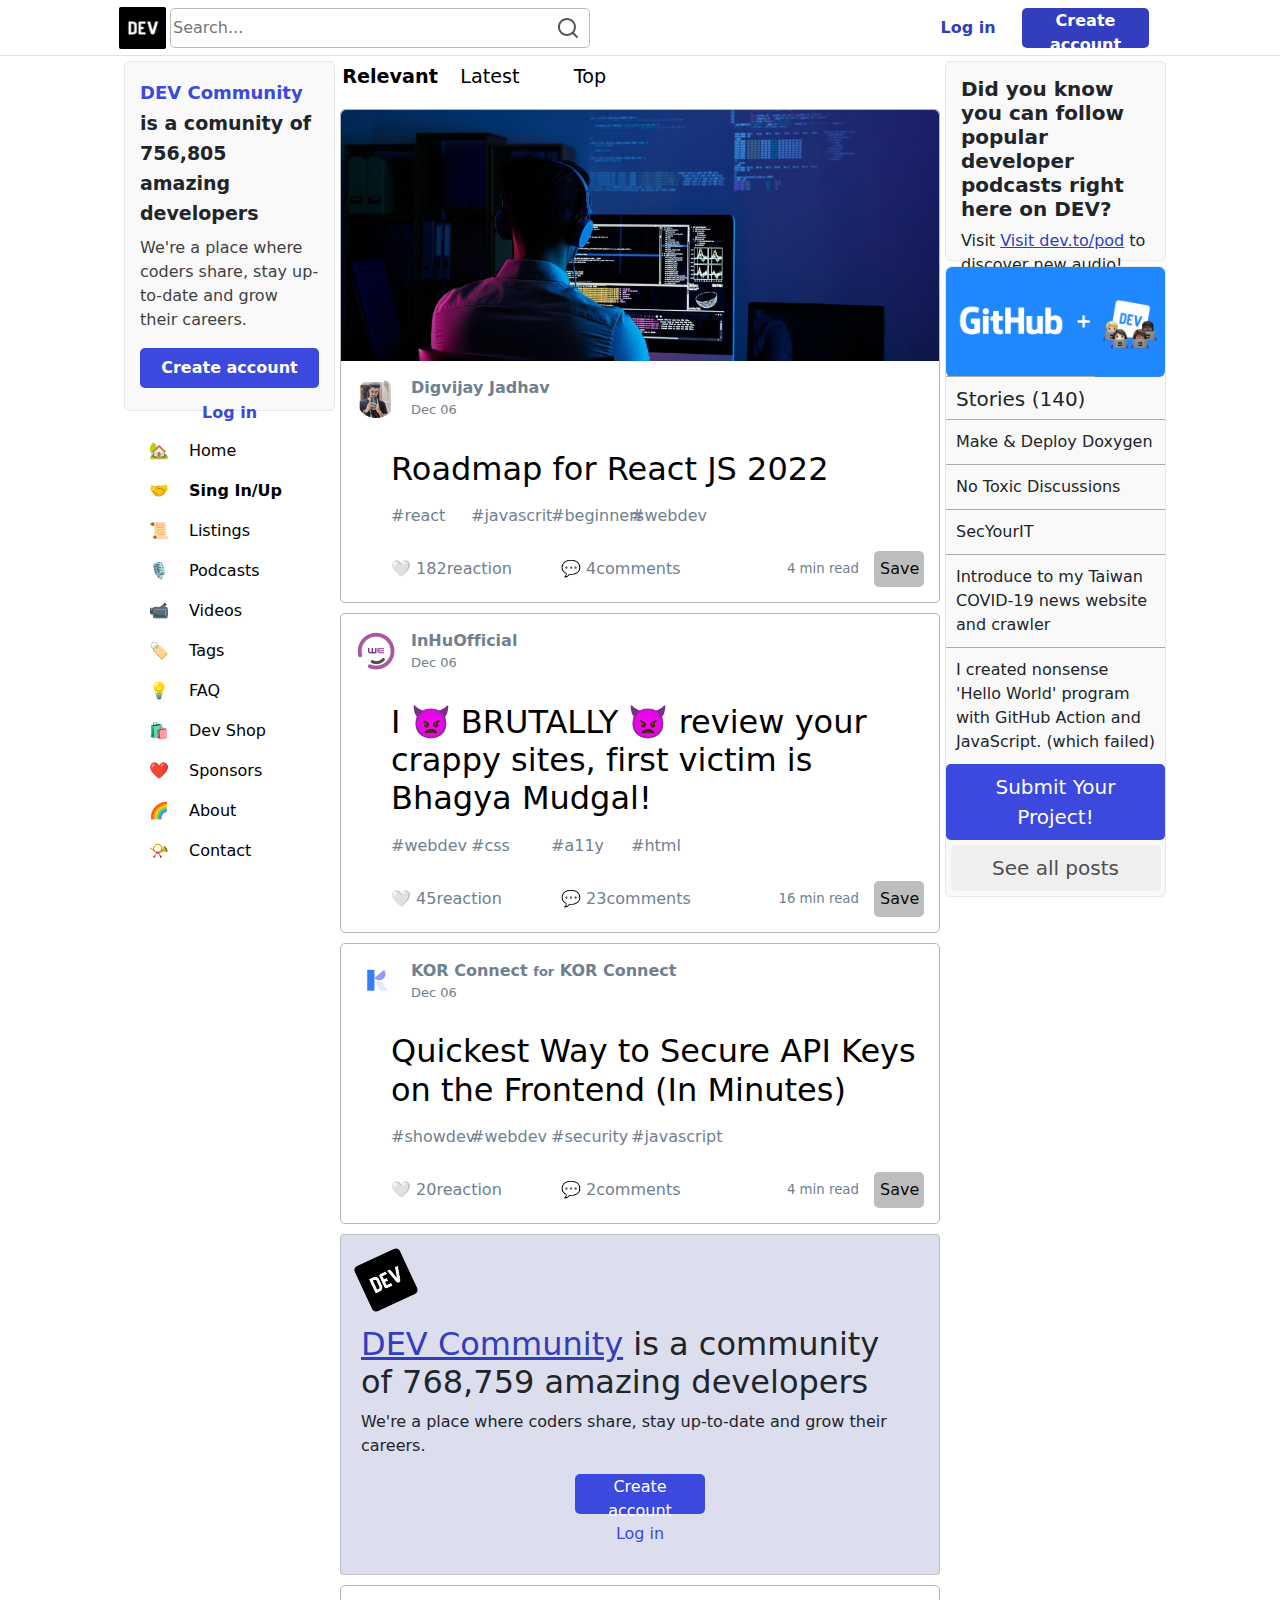
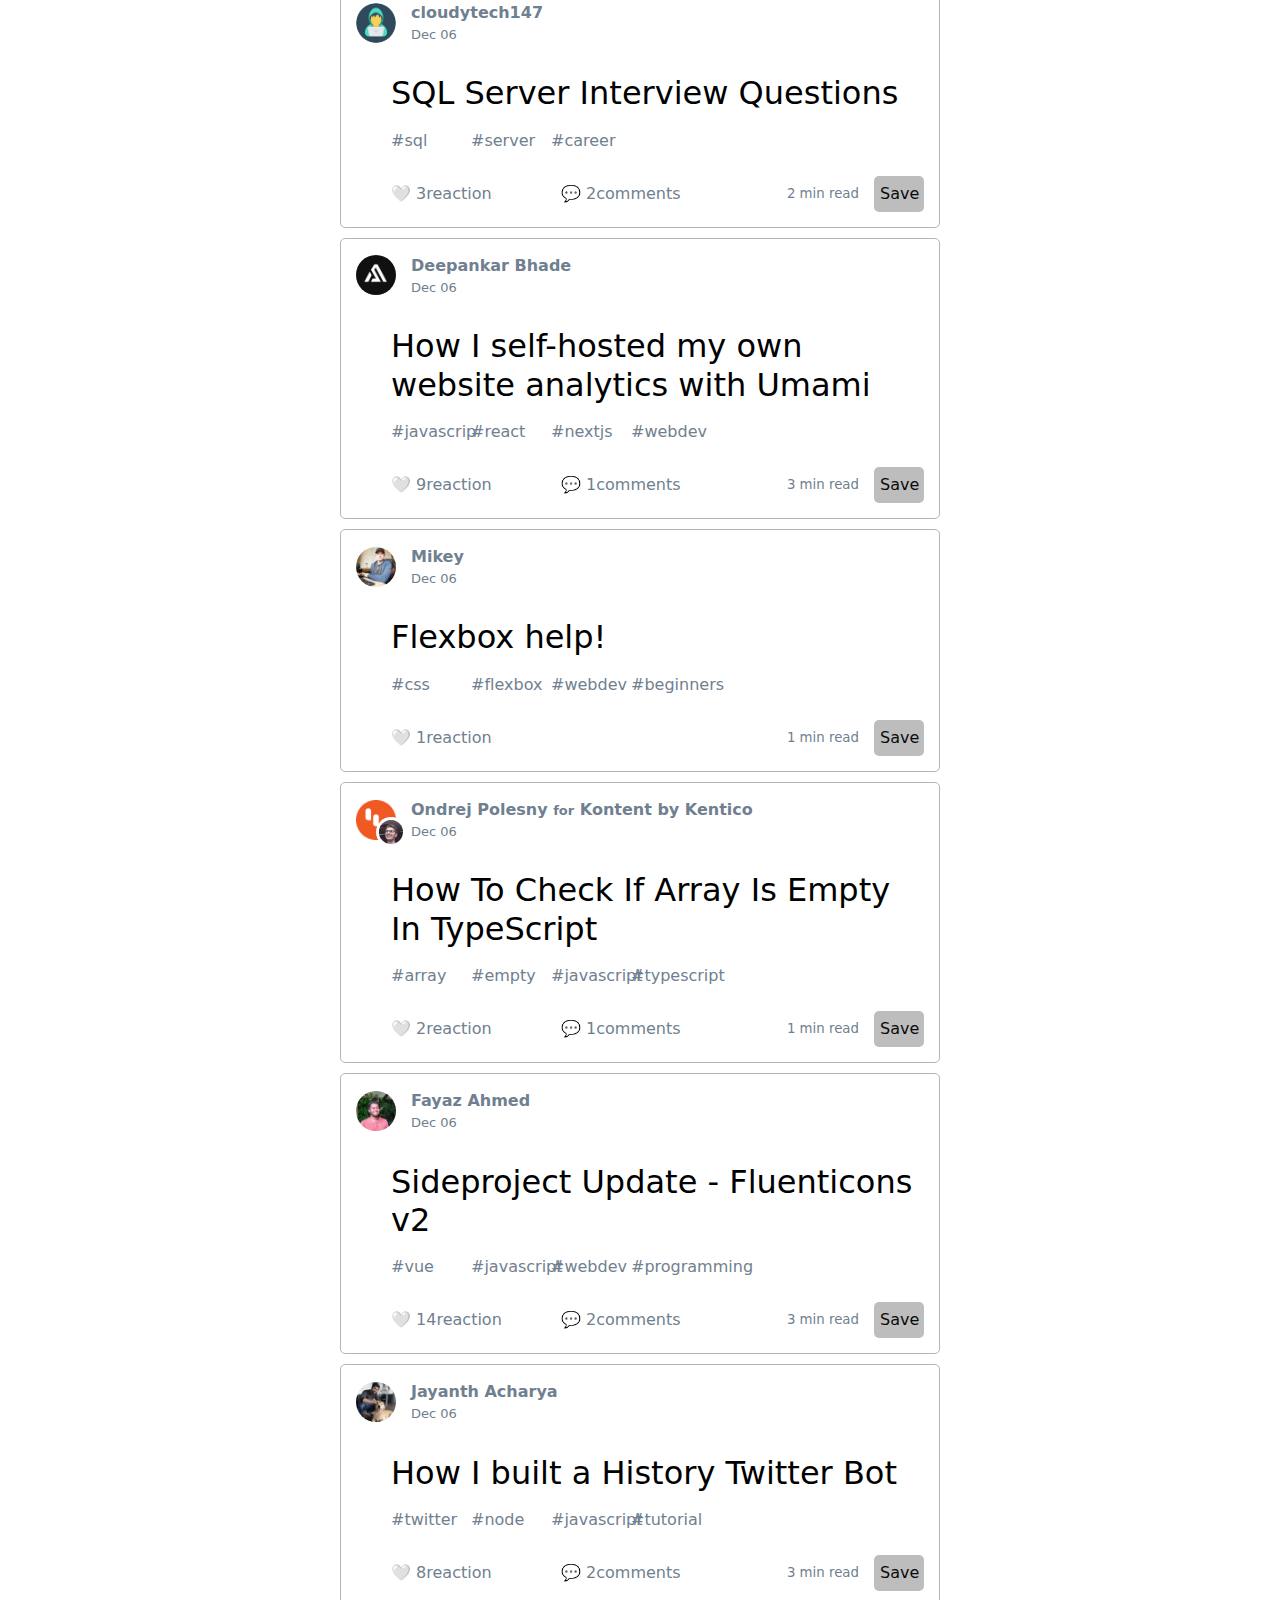
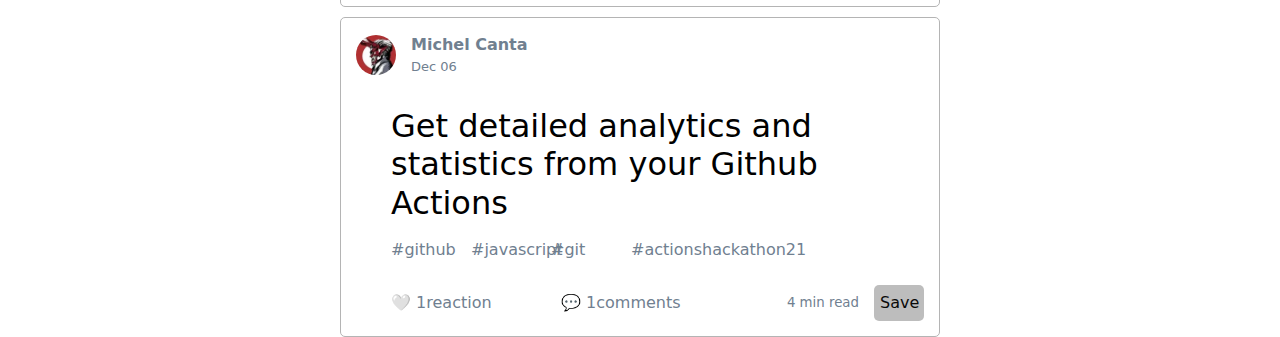
<file: index.html>
<!DOCTYPE html>
<html lang="es">

<head>
    <meta charset="UTF-8" />
    <meta http-equiv="X-UA-Compatible" content="IE=edge" />
    <meta name="viewport" content="width=device-width, initial-scale=1.0" />
    <!--Etiqueta Responsiva-->
    <title>DEV Community 👨‍💻👨‍💻</title>
    <link rel="stylesheet" href="./css/he-style.css" />
    <!--Estilos Hector-->
    <!--Falta agregar estilos y fuentes, ideas?-->
    <link rel="stylesheet" href="./scss/custom.css">
    <!--Importa Bootstrap-->
    <link rel="stylesheet" href="./css/styles.css">
    <!-- Estilos Erick -->
    <link rel="stylesheet" href="./css/vc-style.css">
    <link rel="shortcut icon" href="./images/devlogo-pwa-512.png" type="image/x-icon">

</head>

<body>

    <!-- Header -->
    <header style="z-index: 1;" class="
 he-header
 d-flex
 justify-content-center
 align-items-center
 border-bottom
 
">
        <section class="d-flex justify-content-between he-sec-header ">
            <div class="he-div-left d-flex align-items-center">
                <button class="he-hamburger d-inline d-md-none">
                    <svg xmlns="http://www.w3.org/2000/svg" width="24" height="24" viewBox="0 0 24 24" role="img"
                        aria-labelledby="a82uz5w7pdpk961uizzolzxq26zpvbwo" class="crayons-icon">
                        <title id="a82uz5w7pdpk961uizzolzxq26zpvbwo">
                            Navigation menu
                        </title>
                        <path d="M3 4h18v2H3V4zm0 7h18v2H3v-2zm0 7h18v2H3v-2z"></path>
                    </svg>
                </button>
                <img class="p-1" style="height: 50px; width: 55px; border-radius: 6px"
                    src="./images/devlogo-pwa-512.png" alt="Dev" />
                <div class="he-div-input d-flex align-items-center position-relative">
                    <input class="he-input d-md-inline d-none" type="search" name="search" placeholder="Search..." />
                    <button class="border-0 position-absolute end-0 me-1">
                        <svg xmlns="http://www.w3.org/2000/svg" width="24" height="24" viewBox="0 0 24 24"
                            class="crayons-icon">
                            <path
                                d="M18.031 16.617l4.283 4.282-1.415 1.415-4.282-4.283A8.96 8.96 0 0111 20c-4.968 0-9-4.032-9-9s4.032-9 9-9 9 4.032 9 9a8.96 8.96 0 01-1.969 5.617zm-2.006-.742A6.977 6.977 0 0018 11c0-3.868-3.133-7-7-7-3.868 0-7 3.132-7 7 0 3.867 3.132 7 7 7a6.977 6.977 0 004.875-1.975l.15-.15z">
                            </path>
                        </svg>
                    </button>
                </div>
            </div>
            <div class="he-header-right d-flex align-items-center">
                <button class="he-btn-white3 me-3 d-md-inline d-none">Log in</button>
                <button class="he-btn-violet3 me-3">Create account</button>
            </div>
        </section>
    </header>





    <section class="d-flex justify-content-center">
        <!--Aside Left - Victor-->
        <aside class="vc-aside-left d-none d-md-block ">
            <div class="vc-dev-com ">
                <h5>
                    <b>
                        <a href="">DEV Community</a> is a comunity of 756,805 amazing
                        developers
                    </b>
                </h5>
                <p>
                    We're a place where coders share, stay up-to-date and grow their careers.
                </p>
                <div class="vc-aside-btn">
                    <button class="vc-btn-account">
                        <b>Create account</b>
                    </button>
                    <button class="vc-btn-log">
                        <b>Log in</b>
                    </button>
                </div>
            </div>

            <div class="vc-list-a ">
                <div><span>🏡</span><a href=" ">Home</a></div>
                <div>
                    <span>🤝</span><a href=" "><b>Sing In/Up</b></a>
                </div class="hover ">
                <div><span>📜</span><a class="list-hover " href=" ">Listings</a></div>
                <div><span>🎙️</span><a class="list-hover " href=" ">Podcasts</a></div>
                <div><span>📹</span><a class="list-hover " href=" ">Videos</a></div>
                <div><span>🏷️</span><a class="list-hover " href=" ">Tags</a></div>
                <div><span>💡</span><a class="list-hover " href=" ">FAQ</a></div>
                <div><span>🛍️</span><a class="list-hover " href=" ">Dev Shop</a></div>
                <div><span>❤️</span><a class="list-hover " href=" ">Sponsors</a></div>
                <div><span>🌈</span><a class="list-hover "href=" ">About</a></div>
                <div><span>📯</span><a class="list-hover " href=" ">Contact</a></div>
            </div>
        </aside>







































































        <!--Center - Hector -->
        <main class="he-container-sec ">
            <nav>
                <a href=" "><b>Relevant</b></a>
                <a href=" ">Latest</a>
                <a href=" ">Top</a>
            </nav>
            <!-- card 01 -->
            <section class="he-card ">

                <img class="he-img " src="./images/img-card01.jpg " alt=" " />

                <div class="he-div-head ">
                    <img src="./images/img-profile-card01.jpg " alt="Profile " />
                    <div class="he-info-card ">
                        <a class="he-name-profile ">Digvijay Jadhav</a>
                        <span>Dec 06</span>
                    </div>
                </div>
                <div class="he-container-card">
                    <h2 class="he-sub-title">
                        <a href="./pages/detalle.html">Roadmap for React JS 2022</a>
                    </h2>
                    <div class="he-tags ">
                        <a href=" ">#react</a>
                        <a href=" ">#javascrit</a>
                        <a href=" ">#beginners</a>
                        <a href=" ">#webdev</a>
                    </div>
                    
                    <div class="he-footer-card ">
                        <div class="he-fot-card-left ">
                            <a href=" ">🤍 182 <span>reaction</span></a>
                            <a href=" ">💬 4 <span>comments</span></a>
                        </div>
                        <div class="he-fot-card-right ">
                            <span>4 min read</span>
                            <button class="he-btn-save ">Save</button>
                        </div>
                    </div>
                </div>
            </section>
            <!-- card 02 -->
            <section class="he-card">
                <div class="he-div-head">
                    <img src="./images/img-profile-card02.jpg" alt="Profile" />
                    <div class="he-info-card">
                        <a class="he-name-profile">
                            InHuOfficial</a>
                        <span>Dec 06</span>
                    </div>
                </div>
                <div class="he-container-card ">
                    <h2 class="he-sub-title ">
                        <a href=" ">I 👿 BRUTALLY 👿 review your crappy sites, first victim is Bhagya Mudgal!</a>
                    </h2>
                    <div class="he-tags ">
                        <a href=" ">#webdev</a>
                        <a href=" ">#css</a>
                        <a href=" ">#a11y</a>
                        <a href=" ">#html</a>
                    </div>
                    <div class="he-footer-card ">
                        <div class="he-fot-card-left ">
                            <a href=" ">🤍 45 <span>reaction</span></a>
                            <a href=" ">💬 23 <span>comments</span></a>
                        </div>
                        <div class="he-fot-card-right ">
                            <span>16 min read</span>
                            <button class="he-btn-save ">Save</button>
                        </div>
                    </div>
                </div>
            </section>
            <!-- card 03 -->
            <section class="he-card">
                <div class="he-div-head">
                    <img src="./images/img-profile-card03.jpg" alt="Profile" />
                    <div class="he-info-card">
                        <a class="he-name-profile">
                            KOR Connect <span>for</span> KOR Connect</a>
                        <span>Dec 06</span>
                    </div>
                </div>
                <div class="he-container-card ">
                    <h2 class="he-sub-title ">
                        <a href=" ">Quickest Way to Secure API Keys on the Frontend (In Minutes)</a>
                    </h2>
                    <div class="he-tags ">
                        <a href=" ">#showdev</a>
                        <a href=" ">#webdev</a>
                        <a href=" ">#security</a>
                        <a href=" ">#javascript</a>
                    </div>

                    <div class="he-footer-card ">
                        <div class="he-fot-card-left ">
                            <a href=" ">🤍 20 <span>reaction</span></a>
                            <a href=" ">💬 2 <span>comments</span></a>
                        </div>
                        <div class="he-fot-card-right ">
                            <span>4 min read</span>
                            <button class="he-btn-save ">Save</button>
                        </div>
                    </div>
                </div>
            </section>

            <!-- acount -->
            <section style="background-color: #DCDDED; margin-top: 10px; height: fit-content; padding: 20px;"
                class="card ">
                <img style="width: 50px; border-radius: 5px; transform: rotate(-25deg); margin-bottom: 20px;"
                    src="./images/devlogo-pwa-512.png" alt="">
                <h2><a href="">DEV Community</a> is a community of 768,759 amazing developers</h2>
                <p>We're a place where coders share, stay up-to-date and grow their careers.</p>
                <div class="d-flex flex-column align-items-center ">
                    <button class="he-btn-account ">Create account</button>
                    <button class="he-btn-log ">Log in</button>
                </div>
            </section>
            <!-- card 04 -->
            <section class="he-card ">
                <div class="he-div-head ">
                    <img src="./images/img-profile-card04.jpg " alt="Profile " />
                    <div class="he-info-card ">
                        <a class="he-name-profile ">cloudytech147</a>
                        <span>Dec 06</span>
                    </div>
                </div>
                <div class="he-container-card ">
                    <h2 class="he-sub-title ">
                        <a href=" ">SQL Server Interview Questions</a>
                    </h2>
                    <div class="he-tags ">
                        <a href=" ">#sql</a>
                        <a href=" ">#server</a>
                        <a href=" ">#career</a>
                    </div>

                    <div class="he-footer-card ">
                        <div class="he-fot-card-left ">
                            <a href=" ">🤍 3 <span>reaction</span></a>
                            <a href=" ">💬 2 <span>comments</span></a>
                        </div>
                        <div class="he-fot-card-right ">
                            <span>2 min read</span>
                            <button class="he-btn-save ">Save</button>
                        </div>
                    </div>
                </div>
            </section>
            <!-- card 05 -->
            <section class="he-card">
                <div class="he-div-head">
                    <img src="./images/img-profile-card05.jpg" alt="Profile" />
                    <div class="he-info-card">
                        <a class="he-name-profile">
                            Deepankar Bhade</a>
                        <span>Dec 06</span>
                    </div>
                </div>
                <div class="he-container-card ">
                    <h2 class="he-sub-title ">
                        <a href=" ">How I self-hosted my own website analytics with Umami</a>
                    </h2>
                    <div class="he-tags ">
                        <a href=" ">#javascrip</a>
                        <a href=" ">#react</a>
                        <a href=" ">#nextjs</a>
                        <a href=" ">#webdev</a>
                    </div>

                    <div class="he-footer-card ">
                        <div class="he-fot-card-left ">
                            <a href=" ">🤍 9 <span>reaction</span></a>
                            <a href=" ">💬 1 <span>comments</span></a>
                        </div>
                        <div class="he-fot-card-right ">
                            <span>3 min read</span>
                            <button class="he-btn-save ">Save</button>
                        </div>
                    </div>
                </div>
            </section>
            <!-- card 06 -->
            <section class="he-card">
                <div class="he-div-head">
                    <img src="./images/img-profile-card06.jpg" alt="Profile" />
                    <div class="he-info-card">
                        <a class="he-name-profile">
                            Mikey</a>
                        <span>Dec 06</span>
                    </div>
                </div>
                <div class="he-container-card ">
                    <h2 class="he-sub-title ">
                        <a href=" ">Flexbox help!</a>
                    </h2>
                    <div class="he-tags ">
                        <a href=" ">#css</a>
                        <a href=" ">#flexbox</a>
                        <a href=" ">#webdev</a>
                        <a href=" ">#beginners</a>
                    </div>

                    <div class="he-footer-card ">
                        <div class="he-fot-card-left ">
                            <a href=" ">🤍 1 <span>reaction</span></a>
                            <!-- <a href=" ">💬 1 <span>comments</span></a> -->
                        </div>
                        <div class="he-fot-card-right ">
                            <span>1 min read</span>
                            <button class="he-btn-save ">Save</button>
                        </div>
                    </div>
                </div>
            </section>
            <!-- card 07 -->
            <section class="he-card ">
                <div class="he-div-head ">
                    <div class="position-relative ">
                        <img class="rounded " src="./images/img-profile-card07.jpg " alt="Profile " />

                    </div>
                    <div style="margin-left: 20px; margin-top: 25px; " class="position-absolute">
                        <img style="width: 30px; height: 30px; border: solid white ;"
                            src="./images/img-profile-card07-01.jpg" alt="profile">

                    </div>
                    <div class="he-info-card">
                        <a class="he-name-profile">
                            Ondrej Polesny <span>for</span> Kontent by Kentico</a>
                        <span>Dec 06</span>
                    </div>
                </div>
                <div class="he-container-card ">
                    <h2 class="he-sub-title ">
                        <a href=" ">How To Check If Array Is Empty In TypeScript</a>
                    </h2>
                    <div class="he-tags ">
                        <a href=" ">#array</a>
                        <a href=" ">#empty</a>
                        <a href=" ">#javascript</a>
                        <a href=" ">#typescript</a>
                    </div>

                    <div class="he-footer-card ">
                        <div class="he-fot-card-left ">
                            <a href=" ">🤍 2 <span>reaction</span></a>
                            <a href=" ">💬 1 <span>comments</span></a>
                        </div>
                        <div class="he-fot-card-right ">
                            <span>1 min read</span>
                            <button class="he-btn-save ">Save</button>
                        </div>
                    </div>
                </div>
            </section>
            <!-- card 08 -->
            <section class="he-card">
                <div class="he-div-head">
                    <img src="./images/img-profile-card08.jpg" alt="Profile" />
                    <div class="he-info-card">
                        <a class="he-name-profile">
                            Fayaz Ahmed</a>
                        <span>Dec 06</span>
                    </div>
                </div>
                <div class="he-container-card ">
                    <h2 class="he-sub-title ">
                        <a href=" ">Sideproject Update - Fluenticons v2</a>
                    </h2>
                    <div class="he-tags ">
                        <a href=" ">#vue</a>
                        <a href=" ">#javascript</a>
                        <a href=" ">#webdev</a>
                        <a href=" ">#programming</a>
                    </div>

                    <div class="he-footer-card ">
                        <div class="he-fot-card-left ">
                            <a href=" ">🤍 14 <span>reaction</span></a>
                            <a href=" ">💬 2 <span>comments</span></a>
                        </div>
                        <div class="he-fot-card-right ">
                            <span>3 min read</span>
                            <button class="he-btn-save ">Save</button>
                        </div>
                    </div>
                </div>
            </section>
            <!-- card 09 -->
            <section class="he-card">
                <div class="he-div-head">
                    <img src="./images/img-profile-card09.jpg" alt="Profile" />
                    <div class="he-info-card">
                        <a class="he-name-profile">
                            Jayanth Acharya</a>
                        <span>Dec 06</span>
                    </div>
                </div>
                <div class="he-container-card ">
                    <h2 class="he-sub-title ">
                        <a href=" ">How I built a History Twitter Bot</a>
                    </h2>
                    <div class="he-tags ">
                        <a href=" ">#twitter</a>
                        <a href=" ">#node</a>
                        <a href=" ">#javascript</a>
                        <a href=" ">#tutorial</a>
                    </div>

                    <div class="he-footer-card ">
                        <div class="he-fot-card-left ">
                            <a href=" ">🤍 8 <span>reaction</span></a>
                            <a href=" ">💬 2 <span>comments</span></a>
                        </div>
                        <div class="he-fot-card-right ">
                            <span>3 min read</span>
                            <button class="he-btn-save ">Save</button>
                        </div>
                    </div>
                </div>
            </section>
            <!-- card 10 -->
            <section class="he-card">
                <div class="he-div-head">
                    <img src="./images/img-profile-card10.jpg" alt="Profile" />
                    <div class="he-info-card">
                        <a class="he-name-profile">
                            Michel Canta</a>
                        <span>Dec 06</span>
                    </div>
                </div>
                <div class="he-container-card ">
                    <h2 class="he-sub-title ">
                        <a href=" ">Get detailed analytics and statistics from your Github Actions</a>
                    </h2>
                    <div class="he-tags ">
                        <a href=" ">#github</a>
                        <a href=" ">#javascript</a>
                        <a href=" ">#git</a>
                        <a href=" ">#actionshackathon21</a>
                    </div>

                    <div class="he-footer-card ">
                        <div class="he-fot-card-left ">
                            <a href=" ">🤍 1 <span>reaction</span></a>
                            <a href=" ">💬 1 <span>comments</span></a>
                        </div>
                        <div class="he-fot-card-right ">
                            <span>4 min read</span>
                            <button class="he-btn-save ">Save</button>
                        </div>
                    </div>
                </div>
            </section>










































        </main>
        <aside class="vc-aside-right d-none d-lg-block ">
            <div class="vc-dev-is ">
                <h5>
                    <b>
                        Did you know you can follow popular developer podcasts right here on DEV?<br>
                    </b>
                </h5>
                <p>Visit <a href=" ">Visit dev.to/pod</a> to discover new audio!</p>
            </div>
            <div class="vc-stories d-flex flex-column ">
                <div>
                    <img class="vc-img" src="./images/githubimage.png " alt=" ">
                </div>
                <div>
                    <div>
                        <h5><a class="vc-stories2 " href=" ">Stories (140)</a></h5>
                    </div>
                    <div class="vc-stories2 "><a href=" ">Make & Deploy Doxygen</a></div>
                    <div class="vc-stories2 "><a href=" ">No Toxic Discussions</a></div>
                    <div class="vc-stories2 "><a href=" ">SecYourIT</a></div>
                    <div class="vc-stories2 "><a href=" ">Introduce to my Taiwan COVID-19 news website and crawler</a>
                    </div>
                    <div class="vc-stories2 "><a href=" ">I created nonsense 'Hello World' program with GitHub Action
                            and JavaScript. (which failed)</a></div>

                    <div class="d-flex justify-content-center flex-column ">
                    <button class="d-block align-self-center btn-lg vc-btn21 ">Submit Your Project!</button>
                    <button class="d-block align-self-center btn-lg vc-btn22 ">See all posts</button>
                </div>
                </div>
            </div>

        </aside>


    </section>
</body>

</html>
</file>
<file: css/he-style.css>
:root {
  --he-color-p: #323ebe;
  --he-hover: #1f2cb3;
  --he-hover-w: rgb(224, 224, 224);
}

.he-btn-log {
  border: none;
  height: 40px;
  width: 65px;
  color: #3b49df;
  background: none;
}

.he-btn-account {
  border: none;
  color: white;
  height: 40px;
  border-radius: 5px;
  width: 130px;
  background: #3b49df;
}

.he-btn-account:hover {
  background: #323ebe;
}

.he-btn-log:hover {
  background: #e7e7e7;
  border-radius: 5px;
}

.he-container-sec {
  height: 100vh;
  max-width: 850px;
  min-width: 300px;
}

.he-container-sec nav {
  height: 43px;
  display: -webkit-box;
  display: -ms-flexbox;
  display: flex;
}

.he-container-sec nav a {
  width: 100px;
  height: 43px;
  font-size: 1.2rem;
  color: black;
  text-decoration: none;
  display: -webkit-box;
  display: -ms-flexbox;
  display: flex;
  -webkit-box-align: center;
      -ms-flex-align: center;
          align-items: center;
  -webkit-box-pack: center;
      -ms-flex-pack: center;
          justify-content: center;
}

.he-container-sec nav a:hover {
  border-radius: 5px;
  background: #e7e7e7;
  color: #323ebe;
}

.he-container-sec .he-card {
  margin-top: 10px;
  background: white;
  width: auto;
  height: -webkit-fit-content;
  height: -moz-fit-content;
  height: fit-content;
  border-radius: 5px;
  border: 0.1px solid #b4b4b4;
}

.he-container-sec .he-card .he-img {
  border-top-left-radius: 5px;
  border-top-right-radius: 5px;
  height: 50%;
  width: 100%;
}

.he-container-sec .he-card .he-div-head {
  display: -webkit-box;
  display: -ms-flexbox;
  display: flex;
  -webkit-box-align: center;
      -ms-flex-align: center;
          align-items: center;
  padding: 15px;
}

.he-container-sec .he-card .he-div-head img {
  height: 40px;
  width: 40px;
  border-radius: 50%;
  margin-right: 15px;
}

.he-container-sec .he-card .he-div-head .he-info-card {
  display: -webkit-box;
  display: -ms-flexbox;
  display: flex;
  -webkit-box-orient: vertical;
  -webkit-box-direction: normal;
      -ms-flex-direction: column;
          flex-direction: column;
}

.he-container-sec .he-card .he-div-head .he-info-card .he-name-profile {
  text-decoration: none;
  cursor: pointer;
  color: slategray;
  font-weight: 600;
}

.he-container-sec .he-card .he-div-head .he-info-card .he-name-profile:hover {
  color: black;
}

.he-container-sec .he-card .he-div-head .he-info-card span {
  color: slategray;
  font-size: small;
}

.he-container-sec .he-card .he-container-card {
  padding: 15px;
  margin-left: 35px;
}

.he-container-sec .he-card .he-container-card .he-sub-title a {
  color: black;
  text-decoration: none;
}

.he-container-sec .he-card .he-container-card .he-sub-title a:hover {
  color: #323ebe;
}

.he-container-sec .he-card .he-container-card .he-tags {
  display: -webkit-box;
  display: -ms-flexbox;
  display: flex;
  -webkit-box-align: center;
      -ms-flex-align: center;
          align-items: center;
  -ms-flex-wrap: wrap;
      flex-wrap: wrap;
  height: 40px;
  margin-bottom: 15px;
}

.he-container-sec .he-card .he-container-card .he-tags a {
  display: -webkit-box;
  display: -ms-flexbox;
  display: flex;
  -webkit-box-align: center;
      -ms-flex-align: center;
          align-items: center;
  text-decoration: none;
  color: slategray;
  height: 30px;
  width: 80px;
}

.he-container-sec .he-card .he-container-card .he-tags a:hover {
  background: #e7e7e7;
  border: solid 0.1px #afafaf;
  border-radius: 5px;
  color: black;
}

.he-container-sec .he-card .he-container-card .he-footer-card {
  display: -webkit-box;
  display: -ms-flexbox;
  display: flex;
  -webkit-box-pack: justify;
      -ms-flex-pack: justify;
          justify-content: space-between;
}

.he-container-sec .he-card .he-container-card .he-footer-card .he-fot-card-left {
  display: -webkit-box;
  display: -ms-flexbox;
  display: flex;
  -webkit-box-align: center;
      -ms-flex-align: center;
          align-items: center;
  -webkit-box-pack: justify;
      -ms-flex-pack: justify;
          justify-content: space-between;
  width: 320px;
}

.he-container-sec .he-card .he-container-card .he-footer-card .he-fot-card-left a {
  display: -webkit-box;
  display: -ms-flexbox;
  display: flex;
  -webkit-box-align: center;
      -ms-flex-align: center;
          align-items: center;
  text-decoration: none;
  color: slategray;
  height: 36px;
  width: 150px;
}

.he-container-sec .he-card .he-container-card .he-footer-card .he-fot-card-left a:hover {
  background-color: #e7e7e7;
  border-radius: 5px;
}

.he-container-sec .he-card .he-container-card .he-footer-card .he-fot-card-right {
  display: -webkit-box;
  display: -ms-flexbox;
  display: flex;
  -webkit-box-align: center;
      -ms-flex-align: center;
          align-items: center;
  gap: 15px;
}

.he-container-sec .he-card .he-container-card .he-footer-card .he-fot-card-right span {
  color: slategray;
  font-size: smaller;
}

.he-container-sec .he-card .he-container-card .he-footer-card .he-fot-card-right .he-btn-save {
  height: 36px;
  width: 50px;
  border: none;
  background: #bdbdbd;
  color: #0a0a0a;
  border-radius: 5px;
}

.he-container-sec .he-card .he-container-card .he-footer-card .he-fot-card-right .he-btn-save:hover {
  background-color: #9b9b9b;
}

@media (max-width: 768px) {
  .he-btn-log {
    width: 100%;
  }
  .he-btn-account {
    width: 100%;
  }
  .he-container-sec {
    margin: 10px;
  }
  .he-container-sec .he-card .he-container-card .he-footer-card .he-fot-card-left {
    width: 130px;
  }
  .he-container-sec .he-card .he-container-card .he-footer-card .he-fot-card-left a {
    width: 60px;
  }
  .he-container-sec .he-card .he-container-card .he-footer-card .he-fot-card-left a span {
    display: none;
  }
}

@media (min-width: 1024px) {
  .he-container-sec {
    max-width: 600px;
  }
}

.he-header {
  height: 56px;
  width: 100vw;
  background-color: white;
  position: -webkit-sticky;
  position: sticky;
  top: 0;
}

.he-header .he-sec-header {
  width: 99%;
  max-width: 1050px;
  height: 56px;
}

.he-header .he-sec-header .he-div-left {
  width: 100vw;
}

.he-header .he-sec-header .he-div-left .he-hamburger {
  background: none;
  border: none;
  width: 50px;
  height: 50px;
}

.he-header .he-sec-header .he-div-left .he-hamburger svg {
  fill: #555555;
}

.he-header .he-sec-header .he-div-left .he-hamburger svg:hover {
  fill: black;
}

.he-header .he-sec-header .he-div-left .he-div-input {
  width: 100%;
  max-width: 420px;
  height: 56px;
}

.he-header .he-sec-header .he-div-left .he-div-input .he-input {
  width: 100%;
  max-width: 420px;
  height: 40px;
  border-radius: 5px;
  border: 0.5px solid #b9b9b9;
}

.he-header .he-sec-header .he-div-left .he-div-input .he-input:hover {
  border: 0.5px solid #6e6e6e;
}

.he-header .he-sec-header .he-div-left .he-div-input .he-input[type="search"]:focus {
  outline-style: none;
  border: 2px solid #1717f5;
}

.he-header .he-sec-header .he-div-left .he-div-input button {
  background: none;
}

.he-header .he-sec-header .he-div-left .he-div-input button svg {
  fill: #555555;
}

.he-header .he-sec-header .he-div-left .he-div-input button svg:hover {
  fill: black;
}

.he-btn-white3 {
  background: none;
  border: none;
  height: 40px;
  color: var(--he-color-p);
  font-weight: 600;
  width: 76px;
}

.he-btn-white3:hover {
  background: var(--he-hover-w);
  border-radius: 5px;
}

.he-btn-violet3 {
  background: var(--he-color-p);
  border: none;
  height: 40px;
  color: white;
  font-weight: 600;
  width: 127px;
  border-radius: 5px;
}

.he-btn-violet3:hover {
  background: var(--he-hover);
}
/*# sourceMappingURL=he-style.css.map */
</file>
<file: css/styles.css>
.headerLeft img {
  width: 50px;
  height: auto;
}

.createAccount {
  width: 50px;
  height: auto;
}
/*# sourceMappingURL=styles.css.map */
</file>
<file: css/vc-style.css>
.vc-aside-left {
  height: 100vh;
  width: 221px;
  min-width: 220px;
}

.vc-aside-left .vc-dev-com {
  background-color: #F9F9F9;
  height: 350px;
  border-radius: 5px;
  margin: 5px;
  border: 0.1px solid #e7e7e7;
  padding: 15px;
}

.vc-aside-left .vc-dev-com h5 {
  line-height: 30px;
  font-size: 19px;
}

.vc-aside-left .vc-dev-com a {
  font-size: 18px;
  color: #3b49df;
  text-decoration: none;
}

.vc-aside-left .vc-dev-com p {
  color: #424040;
}

.vc-aside-left .vc-dev-com .vc-aside-btn {
  display: -webkit-box;
  display: -ms-flexbox;
  display: flex;
  -webkit-box-orient: vertical;
  -webkit-box-direction: normal;
      -ms-flex-direction: column;
          flex-direction: column;
  -webkit-box-align: center;
      -ms-flex-align: center;
          align-items: center;
  gap: 5px;
}

.vc-aside-left .vc-dev-com .vc-aside-btn .btn-account {
  width: 100%;
}

.vc-aside-left .vc-list-a {
  margin: 5px;
  padding: 15px;
}

.vc-aside-left .vc-list-a div:hover {
  background: #e2e4f3;
  border-radius: 5px;
}

.vc-aside-left .vc-list-a div {
  display: -webkit-box;
  display: -ms-flexbox;
  display: flex;
  height: 40px;
  -webkit-box-align: center;
      -ms-flex-align: center;
          align-items: center;
  padding: 10px;
}

.vc-aside-left .vc-list-a div span {
  display: block;
  width: 40px;
}

.vc-aside-left .vc-list-a div a {
  text-decoration: none;
  color: black;
}

.vc-aside-left .vc-list-a div a:hover {
  color: #3b49df;
}

.vc-btn-log {
  border: none;
  height: 40px;
  width: 65px;
  color: #3b49df;
  background: none;
}

.vc-btn-account {
  border: none;
  color: white;
  height: 40px;
  border-radius: 5px;
  width: 130px;
  background: #3b49df;
}

.vc-btn-account:hover {
  background: #323ebe;
}

.vc-btn-log:hover {
  background: #e7e7e7;
  border-radius: 5px;
}

@media (min-width: 768px) {
  .vc-btn-log {
    width: 100%;
  }
  .vc-btn-account {
    width: 100%;
  }
}

.vc-aside-right {
  height: 100vh;
  width: 221px;
  min-width: 220px;
}

.vc-aside-right .vc-dev-is {
  background-color: #F9F9F9;
  height: 200px;
  border-radius: 5px;
  margin: 5px;
  border: 0.1px solid #e7e7e7;
  padding: 15px;
  width: 100%;
}

.vc-aside-right .vc-img {
  display: block;
  width: 100%;
  height: auto;
  border-radius: 0.375rem;
  margin-bottom: 10px;
}

.vc-aside-right .vc-stories {
  background-color: #F9F9F9;
  height: -webkit-fit-content;
  height: -moz-fit-content;
  height: fit-content;
  width: 221px;
  min-width: 220px;
  margin: 5px;
  border: 0.1px solid #e7e7e7;
  border-radius: 0.375rem;
}

.vc-aside-right .vc-stories .vc-stories2 {
  height: -webkit-fit-content;
  height: -moz-fit-content;
  height: fit-content;
  border-top: 1px solid #acabab;
  padding: 10px;
}

.vc-aside-right .vc-stories a {
  color: #212529 !important;
  text-decoration: none;
}

.vc-aside-right .vc-stories .vc-stories2 :hover {
  background: white;
}

.vc-aside-right .vc-btn21 {
  border: none;
  color: white;
  background: #3b49df;
}

.vc-aside-right .vc-btn21:hover {
  background: #323ebe;
}

.vc-aside-right .vc-btn22 {
  border: none;
  color: #504e4e;
  margin: 5px;
  border-color: solid #3b49df;
  width: 210px;
  border-radius: 5px;
}

.vc-aside-right .vc-btn22:hover {
  background: #b8b6b6;
  color: black;
}

.vc-aside-right .vc-btn-submit {
  border: none;
  color: white;
  height: 40px;
  border-radius: 5px;
  width: 130px;
  background: #3b49df;
}

.vc-aside-right .vc-btn-submit:hover {
  background: #9a9a9e;
}

.vc-aside-right .vc-btn-posts:hover {
  background: #cfcece;
  border-radius: 5px;
}
/*# sourceMappingURL=vc-style.css.map */
</file>
<file: scss/custom.css>
.headerLeft img {
  width: 50px;
  height: auto;
}

.createAccount {
  width: 50px;
  height: auto;
}

/*!
 * Bootstrap v5.1.3 (https://getbootstrap.com/)
 * Copyright 2011-2021 The Bootstrap Authors
 * Copyright 2011-2021 Twitter, Inc.
 * Licensed under MIT (https://github.com/twbs/bootstrap/blob/main/LICENSE)
 */
:root {
  --bs-blue: #0d6efd;
  --bs-indigo: #323EBE;
  --bs-purple: #6f42c1;
  --bs-pink: #d63384;
  --bs-red: #dc3545;
  --bs-orange: #fd7e14;
  --bs-yellow: #ffc107;
  --bs-green: #198754;
  --bs-teal: #20c997;
  --bs-cyan: #0dcaf0;
  --bs-white: #fff;
  --bs-gray: #6c757d;
  --bs-gray-dark: #343a40;
  --bs-gray-100: #f8f9fa;
  --bs-gray-200: #e9ecef;
  --bs-gray-300: #dee2e6;
  --bs-gray-400: #ced4da;
  --bs-gray-500: #adb5bd;
  --bs-gray-600: #6c757d;
  --bs-gray-700: #495057;
  --bs-gray-800: #343a40;
  --bs-gray-900: #212529;
  --bs-primary: #323EBE;
  --bs-secondary: #6c757d;
  --bs-success: #198754;
  --bs-info: #0dcaf0;
  --bs-warning: #ffc107;
  --bs-danger: #dc3545;
  --bs-light: #f8f9fa;
  --bs-dark: #212529;
  --bs-primary-rgb: 50, 62, 190;
  --bs-secondary-rgb: 108, 117, 125;
  --bs-success-rgb: 25, 135, 84;
  --bs-info-rgb: 13, 202, 240;
  --bs-warning-rgb: 255, 193, 7;
  --bs-danger-rgb: 220, 53, 69;
  --bs-light-rgb: 248, 249, 250;
  --bs-dark-rgb: 33, 37, 41;
  --bs-white-rgb: 255, 255, 255;
  --bs-black-rgb: 0, 0, 0;
  --bs-body-color-rgb: 33, 37, 41;
  --bs-body-bg-rgb: 255, 255, 255;
  --bs-font-sans-serif: system-ui, -apple-system, "Segoe UI", Roboto, "Helvetica Neue", Arial, "Noto Sans", "Liberation Sans", sans-serif, "Apple Color Emoji", "Segoe UI Emoji", "Segoe UI Symbol", "Noto Color Emoji";
  --bs-font-monospace: SFMono-Regular, Menlo, Monaco, Consolas, "Liberation Mono", "Courier New", monospace;
  --bs-gradient: linear-gradient(180deg, rgba(255, 255, 255, 0.15), rgba(255, 255, 255, 0));
  --bs-body-font-family: var(--bs-font-sans-serif);
  --bs-body-font-size: 1rem;
  --bs-body-font-weight: 400;
  --bs-body-line-height: 1.5;
  --bs-body-color: #212529;
  --bs-body-bg: #fff;
}

*,
*::before,
*::after {
  -webkit-box-sizing: border-box;
          box-sizing: border-box;
}

@media (prefers-reduced-motion: no-preference) {
  :root {
    scroll-behavior: smooth;
  }
}

body {
  margin: 0;
  font-family: var(--bs-body-font-family);
  font-size: var(--bs-body-font-size);
  font-weight: var(--bs-body-font-weight);
  line-height: var(--bs-body-line-height);
  color: var(--bs-body-color);
  text-align: var(--bs-body-text-align);
  background-color: var(--bs-body-bg);
  -webkit-text-size-adjust: 100%;
  -webkit-tap-highlight-color: rgba(0, 0, 0, 0);
}

hr {
  margin: 1rem 0;
  color: inherit;
  background-color: currentColor;
  border: 0;
  opacity: 0.25;
}

hr:not([size]) {
  height: 1px;
}

h1, .h1, h2, .h2, h3, .h3, h4, .h4, h5, .h5, h6, .h6 {
  margin-top: 0;
  margin-bottom: 0.5rem;
  font-weight: 500;
  line-height: 1.2;
}

h1, .h1 {
  font-size: calc(1.375rem + 1.5vw);
}

@media (min-width: 1200px) {
  h1, .h1 {
    font-size: 2.5rem;
  }
}

h2, .h2 {
  font-size: calc(1.325rem + 0.9vw);
}

@media (min-width: 1200px) {
  h2, .h2 {
    font-size: 2rem;
  }
}

h3, .h3 {
  font-size: calc(1.3rem + 0.6vw);
}

@media (min-width: 1200px) {
  h3, .h3 {
    font-size: 1.75rem;
  }
}

h4, .h4 {
  font-size: calc(1.275rem + 0.3vw);
}

@media (min-width: 1200px) {
  h4, .h4 {
    font-size: 1.5rem;
  }
}

h5, .h5 {
  font-size: 1.25rem;
}

h6, .h6 {
  font-size: 1rem;
}

p {
  margin-top: 0;
  margin-bottom: 1rem;
}

abbr[title],
abbr[data-bs-original-title] {
  -webkit-text-decoration: underline dotted;
          text-decoration: underline dotted;
  cursor: help;
  text-decoration-skip-ink: none;
}

address {
  margin-bottom: 1rem;
  font-style: normal;
  line-height: inherit;
}

ol,
ul {
  padding-left: 2rem;
}

ol,
ul,
dl {
  margin-top: 0;
  margin-bottom: 1rem;
}

ol ol,
ul ul,
ol ul,
ul ol {
  margin-bottom: 0;
}

dt {
  font-weight: 700;
}

dd {
  margin-bottom: .5rem;
  margin-left: 0;
}

blockquote {
  margin: 0 0 1rem;
}

b,
strong {
  font-weight: bolder;
}

small, .small {
  font-size: 0.875em;
}

mark, .mark {
  padding: 0.2em;
  background-color: #fcf8e3;
}

sub,
sup {
  position: relative;
  font-size: 0.75em;
  line-height: 0;
  vertical-align: baseline;
}

sub {
  bottom: -.25em;
}

sup {
  top: -.5em;
}

a {
  color: #323EBE;
  text-decoration: underline;
}

a:hover {
  color: #283298;
}

a:not([href]):not([class]), a:not([href]):not([class]):hover {
  color: inherit;
  text-decoration: none;
}

pre,
code,
kbd,
samp {
  font-family: var(--bs-font-monospace);
  font-size: 1em;
  direction: ltr /* rtl:ignore */;
  unicode-bidi: bidi-override;
}

pre {
  display: block;
  margin-top: 0;
  margin-bottom: 1rem;
  overflow: auto;
  font-size: 0.875em;
}

pre code {
  font-size: inherit;
  color: inherit;
  word-break: normal;
}

code {
  font-size: 0.875em;
  color: #d63384;
  word-wrap: break-word;
}

a > code {
  color: inherit;
}

kbd {
  padding: 0.2rem 0.4rem;
  font-size: 0.875em;
  color: #fff;
  background-color: #212529;
  border-radius: 0.2rem;
}

kbd kbd {
  padding: 0;
  font-size: 1em;
  font-weight: 700;
}

figure {
  margin: 0 0 1rem;
}

img,
svg {
  vertical-align: middle;
}

table {
  caption-side: bottom;
  border-collapse: collapse;
}

caption {
  padding-top: 0.5rem;
  padding-bottom: 0.5rem;
  color: #6c757d;
  text-align: left;
}

th {
  text-align: inherit;
  text-align: -webkit-match-parent;
}

thead,
tbody,
tfoot,
tr,
td,
th {
  border-color: inherit;
  border-style: solid;
  border-width: 0;
}

label {
  display: inline-block;
}

button {
  border-radius: 0;
}

button:focus:not(:focus-visible) {
  outline: 0;
}

input,
button,
select,
optgroup,
textarea {
  margin: 0;
  font-family: inherit;
  font-size: inherit;
  line-height: inherit;
}

button,
select {
  text-transform: none;
}

[role="button"] {
  cursor: pointer;
}

select {
  word-wrap: normal;
}

select:disabled {
  opacity: 1;
}

[list]::-webkit-calendar-picker-indicator {
  display: none;
}

button,
[type="button"],
[type="reset"],
[type="submit"] {
  -webkit-appearance: button;
}

button:not(:disabled),
[type="button"]:not(:disabled),
[type="reset"]:not(:disabled),
[type="submit"]:not(:disabled) {
  cursor: pointer;
}

::-moz-focus-inner {
  padding: 0;
  border-style: none;
}

textarea {
  resize: vertical;
}

fieldset {
  min-width: 0;
  padding: 0;
  margin: 0;
  border: 0;
}

legend {
  float: left;
  width: 100%;
  padding: 0;
  margin-bottom: 0.5rem;
  font-size: calc(1.275rem + 0.3vw);
  line-height: inherit;
}

@media (min-width: 1200px) {
  legend {
    font-size: 1.5rem;
  }
}

legend + * {
  clear: left;
}

::-webkit-datetime-edit-fields-wrapper,
::-webkit-datetime-edit-text,
::-webkit-datetime-edit-minute,
::-webkit-datetime-edit-hour-field,
::-webkit-datetime-edit-day-field,
::-webkit-datetime-edit-month-field,
::-webkit-datetime-edit-year-field {
  padding: 0;
}

::-webkit-inner-spin-button {
  height: auto;
}

[type="search"] {
  outline-offset: -2px;
  -webkit-appearance: textfield;
}

/* rtl:raw:
[type="tel"],
[type="url"],
[type="email"],
[type="number"] {
  direction: ltr;
}
*/
::-webkit-search-decoration {
  -webkit-appearance: none;
}

::-webkit-color-swatch-wrapper {
  padding: 0;
}

::file-selector-button {
  font: inherit;
}

::-webkit-file-upload-button {
  font: inherit;
  -webkit-appearance: button;
}

output {
  display: inline-block;
}

iframe {
  border: 0;
}

summary {
  display: list-item;
  cursor: pointer;
}

progress {
  vertical-align: baseline;
}

[hidden] {
  display: none !important;
}

.lead {
  font-size: 1.25rem;
  font-weight: 300;
}

.display-1 {
  font-size: calc(1.625rem + 4.5vw);
  font-weight: 300;
  line-height: 1.2;
}

@media (min-width: 1200px) {
  .display-1 {
    font-size: 5rem;
  }
}

.display-2 {
  font-size: calc(1.575rem + 3.9vw);
  font-weight: 300;
  line-height: 1.2;
}

@media (min-width: 1200px) {
  .display-2 {
    font-size: 4.5rem;
  }
}

.display-3 {
  font-size: calc(1.525rem + 3.3vw);
  font-weight: 300;
  line-height: 1.2;
}

@media (min-width: 1200px) {
  .display-3 {
    font-size: 4rem;
  }
}

.display-4 {
  font-size: calc(1.475rem + 2.7vw);
  font-weight: 300;
  line-height: 1.2;
}

@media (min-width: 1200px) {
  .display-4 {
    font-size: 3.5rem;
  }
}

.display-5 {
  font-size: calc(1.425rem + 2.1vw);
  font-weight: 300;
  line-height: 1.2;
}

@media (min-width: 1200px) {
  .display-5 {
    font-size: 3rem;
  }
}

.display-6 {
  font-size: calc(1.375rem + 1.5vw);
  font-weight: 300;
  line-height: 1.2;
}

@media (min-width: 1200px) {
  .display-6 {
    font-size: 2.5rem;
  }
}

.list-unstyled {
  padding-left: 0;
  list-style: none;
}

.list-inline {
  padding-left: 0;
  list-style: none;
}

.list-inline-item {
  display: inline-block;
}

.list-inline-item:not(:last-child) {
  margin-right: 0.5rem;
}

.initialism {
  font-size: 0.875em;
  text-transform: uppercase;
}

.blockquote {
  margin-bottom: 1rem;
  font-size: 1.25rem;
}

.blockquote > :last-child {
  margin-bottom: 0;
}

.blockquote-footer {
  margin-top: -1rem;
  margin-bottom: 1rem;
  font-size: 0.875em;
  color: #6c757d;
}

.blockquote-footer::before {
  content: "\2014\00A0";
}

.img-fluid {
  max-width: 100%;
  height: auto;
}

.img-thumbnail {
  padding: 0.25rem;
  background-color: #fff;
  border: 1px solid #dee2e6;
  border-radius: 0.25rem;
  max-width: 100%;
  height: auto;
}

.figure {
  display: inline-block;
}

.figure-img {
  margin-bottom: 0.5rem;
  line-height: 1;
}

.figure-caption {
  font-size: 0.875em;
  color: #6c757d;
}

.container,
.container-fluid,
.container-sm,
.container-md,
.container-lg,
.container-xl,
.container-xxl {
  width: 100%;
  padding-right: var(--bs-gutter-x, 0.75rem);
  padding-left: var(--bs-gutter-x, 0.75rem);
  margin-right: auto;
  margin-left: auto;
}

@media (min-width: 576px) {
  .container, .container-sm {
    max-width: 540px;
  }
}

@media (min-width: 768px) {
  .container, .container-sm, .container-md {
    max-width: 720px;
  }
}

@media (min-width: 992px) {
  .container, .container-sm, .container-md, .container-lg {
    max-width: 960px;
  }
}

@media (min-width: 1200px) {
  .container, .container-sm, .container-md, .container-lg, .container-xl {
    max-width: 1140px;
  }
}

@media (min-width: 1400px) {
  .container, .container-sm, .container-md, .container-lg, .container-xl, .container-xxl {
    max-width: 1320px;
  }
}

.row {
  --bs-gutter-x: 1.5rem;
  --bs-gutter-y: 0;
  display: -webkit-box;
  display: -ms-flexbox;
  display: flex;
  -ms-flex-wrap: wrap;
      flex-wrap: wrap;
  margin-top: calc(-1 * var(--bs-gutter-y));
  margin-right: calc(-.5 * var(--bs-gutter-x));
  margin-left: calc(-.5 * var(--bs-gutter-x));
}

.row > * {
  -ms-flex-negative: 0;
      flex-shrink: 0;
  width: 100%;
  max-width: 100%;
  padding-right: calc(var(--bs-gutter-x) * .5);
  padding-left: calc(var(--bs-gutter-x) * .5);
  margin-top: var(--bs-gutter-y);
}

.col {
  -webkit-box-flex: 1;
      -ms-flex: 1 0 0%;
          flex: 1 0 0%;
}

.row-cols-auto > * {
  -webkit-box-flex: 0;
      -ms-flex: 0 0 auto;
          flex: 0 0 auto;
  width: auto;
}

.row-cols-1 > * {
  -webkit-box-flex: 0;
      -ms-flex: 0 0 auto;
          flex: 0 0 auto;
  width: 100%;
}

.row-cols-2 > * {
  -webkit-box-flex: 0;
      -ms-flex: 0 0 auto;
          flex: 0 0 auto;
  width: 50%;
}

.row-cols-3 > * {
  -webkit-box-flex: 0;
      -ms-flex: 0 0 auto;
          flex: 0 0 auto;
  width: 33.33333%;
}

.row-cols-4 > * {
  -webkit-box-flex: 0;
      -ms-flex: 0 0 auto;
          flex: 0 0 auto;
  width: 25%;
}

.row-cols-5 > * {
  -webkit-box-flex: 0;
      -ms-flex: 0 0 auto;
          flex: 0 0 auto;
  width: 20%;
}

.row-cols-6 > * {
  -webkit-box-flex: 0;
      -ms-flex: 0 0 auto;
          flex: 0 0 auto;
  width: 16.66667%;
}

.col-auto {
  -webkit-box-flex: 0;
      -ms-flex: 0 0 auto;
          flex: 0 0 auto;
  width: auto;
}

.col-1 {
  -webkit-box-flex: 0;
      -ms-flex: 0 0 auto;
          flex: 0 0 auto;
  width: 8.33333%;
}

.col-2 {
  -webkit-box-flex: 0;
      -ms-flex: 0 0 auto;
          flex: 0 0 auto;
  width: 16.66667%;
}

.col-3 {
  -webkit-box-flex: 0;
      -ms-flex: 0 0 auto;
          flex: 0 0 auto;
  width: 25%;
}

.col-4 {
  -webkit-box-flex: 0;
      -ms-flex: 0 0 auto;
          flex: 0 0 auto;
  width: 33.33333%;
}

.col-5 {
  -webkit-box-flex: 0;
      -ms-flex: 0 0 auto;
          flex: 0 0 auto;
  width: 41.66667%;
}

.col-6 {
  -webkit-box-flex: 0;
      -ms-flex: 0 0 auto;
          flex: 0 0 auto;
  width: 50%;
}

.col-7 {
  -webkit-box-flex: 0;
      -ms-flex: 0 0 auto;
          flex: 0 0 auto;
  width: 58.33333%;
}

.col-8 {
  -webkit-box-flex: 0;
      -ms-flex: 0 0 auto;
          flex: 0 0 auto;
  width: 66.66667%;
}

.col-9 {
  -webkit-box-flex: 0;
      -ms-flex: 0 0 auto;
          flex: 0 0 auto;
  width: 75%;
}

.col-10 {
  -webkit-box-flex: 0;
      -ms-flex: 0 0 auto;
          flex: 0 0 auto;
  width: 83.33333%;
}

.col-11 {
  -webkit-box-flex: 0;
      -ms-flex: 0 0 auto;
          flex: 0 0 auto;
  width: 91.66667%;
}

.col-12 {
  -webkit-box-flex: 0;
      -ms-flex: 0 0 auto;
          flex: 0 0 auto;
  width: 100%;
}

.offset-1 {
  margin-left: 8.33333%;
}

.offset-2 {
  margin-left: 16.66667%;
}

.offset-3 {
  margin-left: 25%;
}

.offset-4 {
  margin-left: 33.33333%;
}

.offset-5 {
  margin-left: 41.66667%;
}

.offset-6 {
  margin-left: 50%;
}

.offset-7 {
  margin-left: 58.33333%;
}

.offset-8 {
  margin-left: 66.66667%;
}

.offset-9 {
  margin-left: 75%;
}

.offset-10 {
  margin-left: 83.33333%;
}

.offset-11 {
  margin-left: 91.66667%;
}

.g-0,
.gx-0 {
  --bs-gutter-x: 0;
}

.g-0,
.gy-0 {
  --bs-gutter-y: 0;
}

.g-1,
.gx-1 {
  --bs-gutter-x: 0.25rem;
}

.g-1,
.gy-1 {
  --bs-gutter-y: 0.25rem;
}

.g-2,
.gx-2 {
  --bs-gutter-x: 0.5rem;
}

.g-2,
.gy-2 {
  --bs-gutter-y: 0.5rem;
}

.g-3,
.gx-3 {
  --bs-gutter-x: 1rem;
}

.g-3,
.gy-3 {
  --bs-gutter-y: 1rem;
}

.g-4,
.gx-4 {
  --bs-gutter-x: 1.5rem;
}

.g-4,
.gy-4 {
  --bs-gutter-y: 1.5rem;
}

.g-5,
.gx-5 {
  --bs-gutter-x: 3rem;
}

.g-5,
.gy-5 {
  --bs-gutter-y: 3rem;
}

@media (min-width: 576px) {
  .col-sm {
    -webkit-box-flex: 1;
        -ms-flex: 1 0 0%;
            flex: 1 0 0%;
  }
  .row-cols-sm-auto > * {
    -webkit-box-flex: 0;
        -ms-flex: 0 0 auto;
            flex: 0 0 auto;
    width: auto;
  }
  .row-cols-sm-1 > * {
    -webkit-box-flex: 0;
        -ms-flex: 0 0 auto;
            flex: 0 0 auto;
    width: 100%;
  }
  .row-cols-sm-2 > * {
    -webkit-box-flex: 0;
        -ms-flex: 0 0 auto;
            flex: 0 0 auto;
    width: 50%;
  }
  .row-cols-sm-3 > * {
    -webkit-box-flex: 0;
        -ms-flex: 0 0 auto;
            flex: 0 0 auto;
    width: 33.33333%;
  }
  .row-cols-sm-4 > * {
    -webkit-box-flex: 0;
        -ms-flex: 0 0 auto;
            flex: 0 0 auto;
    width: 25%;
  }
  .row-cols-sm-5 > * {
    -webkit-box-flex: 0;
        -ms-flex: 0 0 auto;
            flex: 0 0 auto;
    width: 20%;
  }
  .row-cols-sm-6 > * {
    -webkit-box-flex: 0;
        -ms-flex: 0 0 auto;
            flex: 0 0 auto;
    width: 16.66667%;
  }
  .col-sm-auto {
    -webkit-box-flex: 0;
        -ms-flex: 0 0 auto;
            flex: 0 0 auto;
    width: auto;
  }
  .col-sm-1 {
    -webkit-box-flex: 0;
        -ms-flex: 0 0 auto;
            flex: 0 0 auto;
    width: 8.33333%;
  }
  .col-sm-2 {
    -webkit-box-flex: 0;
        -ms-flex: 0 0 auto;
            flex: 0 0 auto;
    width: 16.66667%;
  }
  .col-sm-3 {
    -webkit-box-flex: 0;
        -ms-flex: 0 0 auto;
            flex: 0 0 auto;
    width: 25%;
  }
  .col-sm-4 {
    -webkit-box-flex: 0;
        -ms-flex: 0 0 auto;
            flex: 0 0 auto;
    width: 33.33333%;
  }
  .col-sm-5 {
    -webkit-box-flex: 0;
        -ms-flex: 0 0 auto;
            flex: 0 0 auto;
    width: 41.66667%;
  }
  .col-sm-6 {
    -webkit-box-flex: 0;
        -ms-flex: 0 0 auto;
            flex: 0 0 auto;
    width: 50%;
  }
  .col-sm-7 {
    -webkit-box-flex: 0;
        -ms-flex: 0 0 auto;
            flex: 0 0 auto;
    width: 58.33333%;
  }
  .col-sm-8 {
    -webkit-box-flex: 0;
        -ms-flex: 0 0 auto;
            flex: 0 0 auto;
    width: 66.66667%;
  }
  .col-sm-9 {
    -webkit-box-flex: 0;
        -ms-flex: 0 0 auto;
            flex: 0 0 auto;
    width: 75%;
  }
  .col-sm-10 {
    -webkit-box-flex: 0;
        -ms-flex: 0 0 auto;
            flex: 0 0 auto;
    width: 83.33333%;
  }
  .col-sm-11 {
    -webkit-box-flex: 0;
        -ms-flex: 0 0 auto;
            flex: 0 0 auto;
    width: 91.66667%;
  }
  .col-sm-12 {
    -webkit-box-flex: 0;
        -ms-flex: 0 0 auto;
            flex: 0 0 auto;
    width: 100%;
  }
  .offset-sm-0 {
    margin-left: 0;
  }
  .offset-sm-1 {
    margin-left: 8.33333%;
  }
  .offset-sm-2 {
    margin-left: 16.66667%;
  }
  .offset-sm-3 {
    margin-left: 25%;
  }
  .offset-sm-4 {
    margin-left: 33.33333%;
  }
  .offset-sm-5 {
    margin-left: 41.66667%;
  }
  .offset-sm-6 {
    margin-left: 50%;
  }
  .offset-sm-7 {
    margin-left: 58.33333%;
  }
  .offset-sm-8 {
    margin-left: 66.66667%;
  }
  .offset-sm-9 {
    margin-left: 75%;
  }
  .offset-sm-10 {
    margin-left: 83.33333%;
  }
  .offset-sm-11 {
    margin-left: 91.66667%;
  }
  .g-sm-0,
  .gx-sm-0 {
    --bs-gutter-x: 0;
  }
  .g-sm-0,
  .gy-sm-0 {
    --bs-gutter-y: 0;
  }
  .g-sm-1,
  .gx-sm-1 {
    --bs-gutter-x: 0.25rem;
  }
  .g-sm-1,
  .gy-sm-1 {
    --bs-gutter-y: 0.25rem;
  }
  .g-sm-2,
  .gx-sm-2 {
    --bs-gutter-x: 0.5rem;
  }
  .g-sm-2,
  .gy-sm-2 {
    --bs-gutter-y: 0.5rem;
  }
  .g-sm-3,
  .gx-sm-3 {
    --bs-gutter-x: 1rem;
  }
  .g-sm-3,
  .gy-sm-3 {
    --bs-gutter-y: 1rem;
  }
  .g-sm-4,
  .gx-sm-4 {
    --bs-gutter-x: 1.5rem;
  }
  .g-sm-4,
  .gy-sm-4 {
    --bs-gutter-y: 1.5rem;
  }
  .g-sm-5,
  .gx-sm-5 {
    --bs-gutter-x: 3rem;
  }
  .g-sm-5,
  .gy-sm-5 {
    --bs-gutter-y: 3rem;
  }
}

@media (min-width: 768px) {
  .col-md {
    -webkit-box-flex: 1;
        -ms-flex: 1 0 0%;
            flex: 1 0 0%;
  }
  .row-cols-md-auto > * {
    -webkit-box-flex: 0;
        -ms-flex: 0 0 auto;
            flex: 0 0 auto;
    width: auto;
  }
  .row-cols-md-1 > * {
    -webkit-box-flex: 0;
        -ms-flex: 0 0 auto;
            flex: 0 0 auto;
    width: 100%;
  }
  .row-cols-md-2 > * {
    -webkit-box-flex: 0;
        -ms-flex: 0 0 auto;
            flex: 0 0 auto;
    width: 50%;
  }
  .row-cols-md-3 > * {
    -webkit-box-flex: 0;
        -ms-flex: 0 0 auto;
            flex: 0 0 auto;
    width: 33.33333%;
  }
  .row-cols-md-4 > * {
    -webkit-box-flex: 0;
        -ms-flex: 0 0 auto;
            flex: 0 0 auto;
    width: 25%;
  }
  .row-cols-md-5 > * {
    -webkit-box-flex: 0;
        -ms-flex: 0 0 auto;
            flex: 0 0 auto;
    width: 20%;
  }
  .row-cols-md-6 > * {
    -webkit-box-flex: 0;
        -ms-flex: 0 0 auto;
            flex: 0 0 auto;
    width: 16.66667%;
  }
  .col-md-auto {
    -webkit-box-flex: 0;
        -ms-flex: 0 0 auto;
            flex: 0 0 auto;
    width: auto;
  }
  .col-md-1 {
    -webkit-box-flex: 0;
        -ms-flex: 0 0 auto;
            flex: 0 0 auto;
    width: 8.33333%;
  }
  .col-md-2 {
    -webkit-box-flex: 0;
        -ms-flex: 0 0 auto;
            flex: 0 0 auto;
    width: 16.66667%;
  }
  .col-md-3 {
    -webkit-box-flex: 0;
        -ms-flex: 0 0 auto;
            flex: 0 0 auto;
    width: 25%;
  }
  .col-md-4 {
    -webkit-box-flex: 0;
        -ms-flex: 0 0 auto;
            flex: 0 0 auto;
    width: 33.33333%;
  }
  .col-md-5 {
    -webkit-box-flex: 0;
        -ms-flex: 0 0 auto;
            flex: 0 0 auto;
    width: 41.66667%;
  }
  .col-md-6 {
    -webkit-box-flex: 0;
        -ms-flex: 0 0 auto;
            flex: 0 0 auto;
    width: 50%;
  }
  .col-md-7 {
    -webkit-box-flex: 0;
        -ms-flex: 0 0 auto;
            flex: 0 0 auto;
    width: 58.33333%;
  }
  .col-md-8 {
    -webkit-box-flex: 0;
        -ms-flex: 0 0 auto;
            flex: 0 0 auto;
    width: 66.66667%;
  }
  .col-md-9 {
    -webkit-box-flex: 0;
        -ms-flex: 0 0 auto;
            flex: 0 0 auto;
    width: 75%;
  }
  .col-md-10 {
    -webkit-box-flex: 0;
        -ms-flex: 0 0 auto;
            flex: 0 0 auto;
    width: 83.33333%;
  }
  .col-md-11 {
    -webkit-box-flex: 0;
        -ms-flex: 0 0 auto;
            flex: 0 0 auto;
    width: 91.66667%;
  }
  .col-md-12 {
    -webkit-box-flex: 0;
        -ms-flex: 0 0 auto;
            flex: 0 0 auto;
    width: 100%;
  }
  .offset-md-0 {
    margin-left: 0;
  }
  .offset-md-1 {
    margin-left: 8.33333%;
  }
  .offset-md-2 {
    margin-left: 16.66667%;
  }
  .offset-md-3 {
    margin-left: 25%;
  }
  .offset-md-4 {
    margin-left: 33.33333%;
  }
  .offset-md-5 {
    margin-left: 41.66667%;
  }
  .offset-md-6 {
    margin-left: 50%;
  }
  .offset-md-7 {
    margin-left: 58.33333%;
  }
  .offset-md-8 {
    margin-left: 66.66667%;
  }
  .offset-md-9 {
    margin-left: 75%;
  }
  .offset-md-10 {
    margin-left: 83.33333%;
  }
  .offset-md-11 {
    margin-left: 91.66667%;
  }
  .g-md-0,
  .gx-md-0 {
    --bs-gutter-x: 0;
  }
  .g-md-0,
  .gy-md-0 {
    --bs-gutter-y: 0;
  }
  .g-md-1,
  .gx-md-1 {
    --bs-gutter-x: 0.25rem;
  }
  .g-md-1,
  .gy-md-1 {
    --bs-gutter-y: 0.25rem;
  }
  .g-md-2,
  .gx-md-2 {
    --bs-gutter-x: 0.5rem;
  }
  .g-md-2,
  .gy-md-2 {
    --bs-gutter-y: 0.5rem;
  }
  .g-md-3,
  .gx-md-3 {
    --bs-gutter-x: 1rem;
  }
  .g-md-3,
  .gy-md-3 {
    --bs-gutter-y: 1rem;
  }
  .g-md-4,
  .gx-md-4 {
    --bs-gutter-x: 1.5rem;
  }
  .g-md-4,
  .gy-md-4 {
    --bs-gutter-y: 1.5rem;
  }
  .g-md-5,
  .gx-md-5 {
    --bs-gutter-x: 3rem;
  }
  .g-md-5,
  .gy-md-5 {
    --bs-gutter-y: 3rem;
  }
}

@media (min-width: 992px) {
  .col-lg {
    -webkit-box-flex: 1;
        -ms-flex: 1 0 0%;
            flex: 1 0 0%;
  }
  .row-cols-lg-auto > * {
    -webkit-box-flex: 0;
        -ms-flex: 0 0 auto;
            flex: 0 0 auto;
    width: auto;
  }
  .row-cols-lg-1 > * {
    -webkit-box-flex: 0;
        -ms-flex: 0 0 auto;
            flex: 0 0 auto;
    width: 100%;
  }
  .row-cols-lg-2 > * {
    -webkit-box-flex: 0;
        -ms-flex: 0 0 auto;
            flex: 0 0 auto;
    width: 50%;
  }
  .row-cols-lg-3 > * {
    -webkit-box-flex: 0;
        -ms-flex: 0 0 auto;
            flex: 0 0 auto;
    width: 33.33333%;
  }
  .row-cols-lg-4 > * {
    -webkit-box-flex: 0;
        -ms-flex: 0 0 auto;
            flex: 0 0 auto;
    width: 25%;
  }
  .row-cols-lg-5 > * {
    -webkit-box-flex: 0;
        -ms-flex: 0 0 auto;
            flex: 0 0 auto;
    width: 20%;
  }
  .row-cols-lg-6 > * {
    -webkit-box-flex: 0;
        -ms-flex: 0 0 auto;
            flex: 0 0 auto;
    width: 16.66667%;
  }
  .col-lg-auto {
    -webkit-box-flex: 0;
        -ms-flex: 0 0 auto;
            flex: 0 0 auto;
    width: auto;
  }
  .col-lg-1 {
    -webkit-box-flex: 0;
        -ms-flex: 0 0 auto;
            flex: 0 0 auto;
    width: 8.33333%;
  }
  .col-lg-2 {
    -webkit-box-flex: 0;
        -ms-flex: 0 0 auto;
            flex: 0 0 auto;
    width: 16.66667%;
  }
  .col-lg-3 {
    -webkit-box-flex: 0;
        -ms-flex: 0 0 auto;
            flex: 0 0 auto;
    width: 25%;
  }
  .col-lg-4 {
    -webkit-box-flex: 0;
        -ms-flex: 0 0 auto;
            flex: 0 0 auto;
    width: 33.33333%;
  }
  .col-lg-5 {
    -webkit-box-flex: 0;
        -ms-flex: 0 0 auto;
            flex: 0 0 auto;
    width: 41.66667%;
  }
  .col-lg-6 {
    -webkit-box-flex: 0;
        -ms-flex: 0 0 auto;
            flex: 0 0 auto;
    width: 50%;
  }
  .col-lg-7 {
    -webkit-box-flex: 0;
        -ms-flex: 0 0 auto;
            flex: 0 0 auto;
    width: 58.33333%;
  }
  .col-lg-8 {
    -webkit-box-flex: 0;
        -ms-flex: 0 0 auto;
            flex: 0 0 auto;
    width: 66.66667%;
  }
  .col-lg-9 {
    -webkit-box-flex: 0;
        -ms-flex: 0 0 auto;
            flex: 0 0 auto;
    width: 75%;
  }
  .col-lg-10 {
    -webkit-box-flex: 0;
        -ms-flex: 0 0 auto;
            flex: 0 0 auto;
    width: 83.33333%;
  }
  .col-lg-11 {
    -webkit-box-flex: 0;
        -ms-flex: 0 0 auto;
            flex: 0 0 auto;
    width: 91.66667%;
  }
  .col-lg-12 {
    -webkit-box-flex: 0;
        -ms-flex: 0 0 auto;
            flex: 0 0 auto;
    width: 100%;
  }
  .offset-lg-0 {
    margin-left: 0;
  }
  .offset-lg-1 {
    margin-left: 8.33333%;
  }
  .offset-lg-2 {
    margin-left: 16.66667%;
  }
  .offset-lg-3 {
    margin-left: 25%;
  }
  .offset-lg-4 {
    margin-left: 33.33333%;
  }
  .offset-lg-5 {
    margin-left: 41.66667%;
  }
  .offset-lg-6 {
    margin-left: 50%;
  }
  .offset-lg-7 {
    margin-left: 58.33333%;
  }
  .offset-lg-8 {
    margin-left: 66.66667%;
  }
  .offset-lg-9 {
    margin-left: 75%;
  }
  .offset-lg-10 {
    margin-left: 83.33333%;
  }
  .offset-lg-11 {
    margin-left: 91.66667%;
  }
  .g-lg-0,
  .gx-lg-0 {
    --bs-gutter-x: 0;
  }
  .g-lg-0,
  .gy-lg-0 {
    --bs-gutter-y: 0;
  }
  .g-lg-1,
  .gx-lg-1 {
    --bs-gutter-x: 0.25rem;
  }
  .g-lg-1,
  .gy-lg-1 {
    --bs-gutter-y: 0.25rem;
  }
  .g-lg-2,
  .gx-lg-2 {
    --bs-gutter-x: 0.5rem;
  }
  .g-lg-2,
  .gy-lg-2 {
    --bs-gutter-y: 0.5rem;
  }
  .g-lg-3,
  .gx-lg-3 {
    --bs-gutter-x: 1rem;
  }
  .g-lg-3,
  .gy-lg-3 {
    --bs-gutter-y: 1rem;
  }
  .g-lg-4,
  .gx-lg-4 {
    --bs-gutter-x: 1.5rem;
  }
  .g-lg-4,
  .gy-lg-4 {
    --bs-gutter-y: 1.5rem;
  }
  .g-lg-5,
  .gx-lg-5 {
    --bs-gutter-x: 3rem;
  }
  .g-lg-5,
  .gy-lg-5 {
    --bs-gutter-y: 3rem;
  }
}

@media (min-width: 1200px) {
  .col-xl {
    -webkit-box-flex: 1;
        -ms-flex: 1 0 0%;
            flex: 1 0 0%;
  }
  .row-cols-xl-auto > * {
    -webkit-box-flex: 0;
        -ms-flex: 0 0 auto;
            flex: 0 0 auto;
    width: auto;
  }
  .row-cols-xl-1 > * {
    -webkit-box-flex: 0;
        -ms-flex: 0 0 auto;
            flex: 0 0 auto;
    width: 100%;
  }
  .row-cols-xl-2 > * {
    -webkit-box-flex: 0;
        -ms-flex: 0 0 auto;
            flex: 0 0 auto;
    width: 50%;
  }
  .row-cols-xl-3 > * {
    -webkit-box-flex: 0;
        -ms-flex: 0 0 auto;
            flex: 0 0 auto;
    width: 33.33333%;
  }
  .row-cols-xl-4 > * {
    -webkit-box-flex: 0;
        -ms-flex: 0 0 auto;
            flex: 0 0 auto;
    width: 25%;
  }
  .row-cols-xl-5 > * {
    -webkit-box-flex: 0;
        -ms-flex: 0 0 auto;
            flex: 0 0 auto;
    width: 20%;
  }
  .row-cols-xl-6 > * {
    -webkit-box-flex: 0;
        -ms-flex: 0 0 auto;
            flex: 0 0 auto;
    width: 16.66667%;
  }
  .col-xl-auto {
    -webkit-box-flex: 0;
        -ms-flex: 0 0 auto;
            flex: 0 0 auto;
    width: auto;
  }
  .col-xl-1 {
    -webkit-box-flex: 0;
        -ms-flex: 0 0 auto;
            flex: 0 0 auto;
    width: 8.33333%;
  }
  .col-xl-2 {
    -webkit-box-flex: 0;
        -ms-flex: 0 0 auto;
            flex: 0 0 auto;
    width: 16.66667%;
  }
  .col-xl-3 {
    -webkit-box-flex: 0;
        -ms-flex: 0 0 auto;
            flex: 0 0 auto;
    width: 25%;
  }
  .col-xl-4 {
    -webkit-box-flex: 0;
        -ms-flex: 0 0 auto;
            flex: 0 0 auto;
    width: 33.33333%;
  }
  .col-xl-5 {
    -webkit-box-flex: 0;
        -ms-flex: 0 0 auto;
            flex: 0 0 auto;
    width: 41.66667%;
  }
  .col-xl-6 {
    -webkit-box-flex: 0;
        -ms-flex: 0 0 auto;
            flex: 0 0 auto;
    width: 50%;
  }
  .col-xl-7 {
    -webkit-box-flex: 0;
        -ms-flex: 0 0 auto;
            flex: 0 0 auto;
    width: 58.33333%;
  }
  .col-xl-8 {
    -webkit-box-flex: 0;
        -ms-flex: 0 0 auto;
            flex: 0 0 auto;
    width: 66.66667%;
  }
  .col-xl-9 {
    -webkit-box-flex: 0;
        -ms-flex: 0 0 auto;
            flex: 0 0 auto;
    width: 75%;
  }
  .col-xl-10 {
    -webkit-box-flex: 0;
        -ms-flex: 0 0 auto;
            flex: 0 0 auto;
    width: 83.33333%;
  }
  .col-xl-11 {
    -webkit-box-flex: 0;
        -ms-flex: 0 0 auto;
            flex: 0 0 auto;
    width: 91.66667%;
  }
  .col-xl-12 {
    -webkit-box-flex: 0;
        -ms-flex: 0 0 auto;
            flex: 0 0 auto;
    width: 100%;
  }
  .offset-xl-0 {
    margin-left: 0;
  }
  .offset-xl-1 {
    margin-left: 8.33333%;
  }
  .offset-xl-2 {
    margin-left: 16.66667%;
  }
  .offset-xl-3 {
    margin-left: 25%;
  }
  .offset-xl-4 {
    margin-left: 33.33333%;
  }
  .offset-xl-5 {
    margin-left: 41.66667%;
  }
  .offset-xl-6 {
    margin-left: 50%;
  }
  .offset-xl-7 {
    margin-left: 58.33333%;
  }
  .offset-xl-8 {
    margin-left: 66.66667%;
  }
  .offset-xl-9 {
    margin-left: 75%;
  }
  .offset-xl-10 {
    margin-left: 83.33333%;
  }
  .offset-xl-11 {
    margin-left: 91.66667%;
  }
  .g-xl-0,
  .gx-xl-0 {
    --bs-gutter-x: 0;
  }
  .g-xl-0,
  .gy-xl-0 {
    --bs-gutter-y: 0;
  }
  .g-xl-1,
  .gx-xl-1 {
    --bs-gutter-x: 0.25rem;
  }
  .g-xl-1,
  .gy-xl-1 {
    --bs-gutter-y: 0.25rem;
  }
  .g-xl-2,
  .gx-xl-2 {
    --bs-gutter-x: 0.5rem;
  }
  .g-xl-2,
  .gy-xl-2 {
    --bs-gutter-y: 0.5rem;
  }
  .g-xl-3,
  .gx-xl-3 {
    --bs-gutter-x: 1rem;
  }
  .g-xl-3,
  .gy-xl-3 {
    --bs-gutter-y: 1rem;
  }
  .g-xl-4,
  .gx-xl-4 {
    --bs-gutter-x: 1.5rem;
  }
  .g-xl-4,
  .gy-xl-4 {
    --bs-gutter-y: 1.5rem;
  }
  .g-xl-5,
  .gx-xl-5 {
    --bs-gutter-x: 3rem;
  }
  .g-xl-5,
  .gy-xl-5 {
    --bs-gutter-y: 3rem;
  }
}

@media (min-width: 1400px) {
  .col-xxl {
    -webkit-box-flex: 1;
        -ms-flex: 1 0 0%;
            flex: 1 0 0%;
  }
  .row-cols-xxl-auto > * {
    -webkit-box-flex: 0;
        -ms-flex: 0 0 auto;
            flex: 0 0 auto;
    width: auto;
  }
  .row-cols-xxl-1 > * {
    -webkit-box-flex: 0;
        -ms-flex: 0 0 auto;
            flex: 0 0 auto;
    width: 100%;
  }
  .row-cols-xxl-2 > * {
    -webkit-box-flex: 0;
        -ms-flex: 0 0 auto;
            flex: 0 0 auto;
    width: 50%;
  }
  .row-cols-xxl-3 > * {
    -webkit-box-flex: 0;
        -ms-flex: 0 0 auto;
            flex: 0 0 auto;
    width: 33.33333%;
  }
  .row-cols-xxl-4 > * {
    -webkit-box-flex: 0;
        -ms-flex: 0 0 auto;
            flex: 0 0 auto;
    width: 25%;
  }
  .row-cols-xxl-5 > * {
    -webkit-box-flex: 0;
        -ms-flex: 0 0 auto;
            flex: 0 0 auto;
    width: 20%;
  }
  .row-cols-xxl-6 > * {
    -webkit-box-flex: 0;
        -ms-flex: 0 0 auto;
            flex: 0 0 auto;
    width: 16.66667%;
  }
  .col-xxl-auto {
    -webkit-box-flex: 0;
        -ms-flex: 0 0 auto;
            flex: 0 0 auto;
    width: auto;
  }
  .col-xxl-1 {
    -webkit-box-flex: 0;
        -ms-flex: 0 0 auto;
            flex: 0 0 auto;
    width: 8.33333%;
  }
  .col-xxl-2 {
    -webkit-box-flex: 0;
        -ms-flex: 0 0 auto;
            flex: 0 0 auto;
    width: 16.66667%;
  }
  .col-xxl-3 {
    -webkit-box-flex: 0;
        -ms-flex: 0 0 auto;
            flex: 0 0 auto;
    width: 25%;
  }
  .col-xxl-4 {
    -webkit-box-flex: 0;
        -ms-flex: 0 0 auto;
            flex: 0 0 auto;
    width: 33.33333%;
  }
  .col-xxl-5 {
    -webkit-box-flex: 0;
        -ms-flex: 0 0 auto;
            flex: 0 0 auto;
    width: 41.66667%;
  }
  .col-xxl-6 {
    -webkit-box-flex: 0;
        -ms-flex: 0 0 auto;
            flex: 0 0 auto;
    width: 50%;
  }
  .col-xxl-7 {
    -webkit-box-flex: 0;
        -ms-flex: 0 0 auto;
            flex: 0 0 auto;
    width: 58.33333%;
  }
  .col-xxl-8 {
    -webkit-box-flex: 0;
        -ms-flex: 0 0 auto;
            flex: 0 0 auto;
    width: 66.66667%;
  }
  .col-xxl-9 {
    -webkit-box-flex: 0;
        -ms-flex: 0 0 auto;
            flex: 0 0 auto;
    width: 75%;
  }
  .col-xxl-10 {
    -webkit-box-flex: 0;
        -ms-flex: 0 0 auto;
            flex: 0 0 auto;
    width: 83.33333%;
  }
  .col-xxl-11 {
    -webkit-box-flex: 0;
        -ms-flex: 0 0 auto;
            flex: 0 0 auto;
    width: 91.66667%;
  }
  .col-xxl-12 {
    -webkit-box-flex: 0;
        -ms-flex: 0 0 auto;
            flex: 0 0 auto;
    width: 100%;
  }
  .offset-xxl-0 {
    margin-left: 0;
  }
  .offset-xxl-1 {
    margin-left: 8.33333%;
  }
  .offset-xxl-2 {
    margin-left: 16.66667%;
  }
  .offset-xxl-3 {
    margin-left: 25%;
  }
  .offset-xxl-4 {
    margin-left: 33.33333%;
  }
  .offset-xxl-5 {
    margin-left: 41.66667%;
  }
  .offset-xxl-6 {
    margin-left: 50%;
  }
  .offset-xxl-7 {
    margin-left: 58.33333%;
  }
  .offset-xxl-8 {
    margin-left: 66.66667%;
  }
  .offset-xxl-9 {
    margin-left: 75%;
  }
  .offset-xxl-10 {
    margin-left: 83.33333%;
  }
  .offset-xxl-11 {
    margin-left: 91.66667%;
  }
  .g-xxl-0,
  .gx-xxl-0 {
    --bs-gutter-x: 0;
  }
  .g-xxl-0,
  .gy-xxl-0 {
    --bs-gutter-y: 0;
  }
  .g-xxl-1,
  .gx-xxl-1 {
    --bs-gutter-x: 0.25rem;
  }
  .g-xxl-1,
  .gy-xxl-1 {
    --bs-gutter-y: 0.25rem;
  }
  .g-xxl-2,
  .gx-xxl-2 {
    --bs-gutter-x: 0.5rem;
  }
  .g-xxl-2,
  .gy-xxl-2 {
    --bs-gutter-y: 0.5rem;
  }
  .g-xxl-3,
  .gx-xxl-3 {
    --bs-gutter-x: 1rem;
  }
  .g-xxl-3,
  .gy-xxl-3 {
    --bs-gutter-y: 1rem;
  }
  .g-xxl-4,
  .gx-xxl-4 {
    --bs-gutter-x: 1.5rem;
  }
  .g-xxl-4,
  .gy-xxl-4 {
    --bs-gutter-y: 1.5rem;
  }
  .g-xxl-5,
  .gx-xxl-5 {
    --bs-gutter-x: 3rem;
  }
  .g-xxl-5,
  .gy-xxl-5 {
    --bs-gutter-y: 3rem;
  }
}

.table {
  --bs-table-bg: transparent;
  --bs-table-accent-bg: transparent;
  --bs-table-striped-color: #212529;
  --bs-table-striped-bg: rgba(0, 0, 0, 0.05);
  --bs-table-active-color: #212529;
  --bs-table-active-bg: rgba(0, 0, 0, 0.1);
  --bs-table-hover-color: #212529;
  --bs-table-hover-bg: rgba(0, 0, 0, 0.075);
  width: 100%;
  margin-bottom: 1rem;
  color: #212529;
  vertical-align: top;
  border-color: #dee2e6;
}

.table > :not(caption) > * > * {
  padding: 0.5rem 0.5rem;
  background-color: var(--bs-table-bg);
  border-bottom-width: 1px;
  -webkit-box-shadow: inset 0 0 0 9999px var(--bs-table-accent-bg);
          box-shadow: inset 0 0 0 9999px var(--bs-table-accent-bg);
}

.table > tbody {
  vertical-align: inherit;
}

.table > thead {
  vertical-align: bottom;
}

.table > :not(:first-child) {
  border-top: 2px solid currentColor;
}

.caption-top {
  caption-side: top;
}

.table-sm > :not(caption) > * > * {
  padding: 0.25rem 0.25rem;
}

.table-bordered > :not(caption) > * {
  border-width: 1px 0;
}

.table-bordered > :not(caption) > * > * {
  border-width: 0 1px;
}

.table-borderless > :not(caption) > * > * {
  border-bottom-width: 0;
}

.table-borderless > :not(:first-child) {
  border-top-width: 0;
}

.table-striped > tbody > tr:nth-of-type(odd) > * {
  --bs-table-accent-bg: var(--bs-table-striped-bg);
  color: var(--bs-table-striped-color);
}

.table-active {
  --bs-table-accent-bg: var(--bs-table-active-bg);
  color: var(--bs-table-active-color);
}

.table-hover > tbody > tr:hover > * {
  --bs-table-accent-bg: var(--bs-table-hover-bg);
  color: var(--bs-table-hover-color);
}

.table-primary {
  --bs-table-bg: #d6d8f2;
  --bs-table-striped-bg: #cbcde6;
  --bs-table-striped-color: #000;
  --bs-table-active-bg: #c1c2da;
  --bs-table-active-color: #000;
  --bs-table-hover-bg: #c6c8e0;
  --bs-table-hover-color: #000;
  color: #000;
  border-color: #c1c2da;
}

.table-secondary {
  --bs-table-bg: #e2e3e5;
  --bs-table-striped-bg: #d7d8da;
  --bs-table-striped-color: #000;
  --bs-table-active-bg: #cbccce;
  --bs-table-active-color: #000;
  --bs-table-hover-bg: #d1d2d4;
  --bs-table-hover-color: #000;
  color: #000;
  border-color: #cbccce;
}

.table-success {
  --bs-table-bg: #d1e7dd;
  --bs-table-striped-bg: #c7dbd2;
  --bs-table-striped-color: #000;
  --bs-table-active-bg: #bcd0c7;
  --bs-table-active-color: #000;
  --bs-table-hover-bg: #c1d6cc;
  --bs-table-hover-color: #000;
  color: #000;
  border-color: #bcd0c7;
}

.table-info {
  --bs-table-bg: #cff4fc;
  --bs-table-striped-bg: #c5e8ef;
  --bs-table-striped-color: #000;
  --bs-table-active-bg: #badce3;
  --bs-table-active-color: #000;
  --bs-table-hover-bg: #bfe2e9;
  --bs-table-hover-color: #000;
  color: #000;
  border-color: #badce3;
}

.table-warning {
  --bs-table-bg: #fff3cd;
  --bs-table-striped-bg: #f2e7c3;
  --bs-table-striped-color: #000;
  --bs-table-active-bg: #e6dbb9;
  --bs-table-active-color: #000;
  --bs-table-hover-bg: #ece1be;
  --bs-table-hover-color: #000;
  color: #000;
  border-color: #e6dbb9;
}

.table-danger {
  --bs-table-bg: #f8d7da;
  --bs-table-striped-bg: #eccccf;
  --bs-table-striped-color: #000;
  --bs-table-active-bg: #dfc2c4;
  --bs-table-active-color: #000;
  --bs-table-hover-bg: #e5c7ca;
  --bs-table-hover-color: #000;
  color: #000;
  border-color: #dfc2c4;
}

.table-light {
  --bs-table-bg: #f8f9fa;
  --bs-table-striped-bg: #ecedee;
  --bs-table-striped-color: #000;
  --bs-table-active-bg: #dfe0e1;
  --bs-table-active-color: #000;
  --bs-table-hover-bg: #e5e6e7;
  --bs-table-hover-color: #000;
  color: #000;
  border-color: #dfe0e1;
}

.table-dark {
  --bs-table-bg: #212529;
  --bs-table-striped-bg: #2c3034;
  --bs-table-striped-color: #fff;
  --bs-table-active-bg: #373b3e;
  --bs-table-active-color: #fff;
  --bs-table-hover-bg: #323539;
  --bs-table-hover-color: #fff;
  color: #fff;
  border-color: #373b3e;
}

.table-responsive {
  overflow-x: auto;
  -webkit-overflow-scrolling: touch;
}

@media (max-width: 575.98px) {
  .table-responsive-sm {
    overflow-x: auto;
    -webkit-overflow-scrolling: touch;
  }
}

@media (max-width: 767.98px) {
  .table-responsive-md {
    overflow-x: auto;
    -webkit-overflow-scrolling: touch;
  }
}

@media (max-width: 991.98px) {
  .table-responsive-lg {
    overflow-x: auto;
    -webkit-overflow-scrolling: touch;
  }
}

@media (max-width: 1199.98px) {
  .table-responsive-xl {
    overflow-x: auto;
    -webkit-overflow-scrolling: touch;
  }
}

@media (max-width: 1399.98px) {
  .table-responsive-xxl {
    overflow-x: auto;
    -webkit-overflow-scrolling: touch;
  }
}

.form-label {
  margin-bottom: 0.5rem;
}

.col-form-label {
  padding-top: calc(0.375rem + 1px);
  padding-bottom: calc(0.375rem + 1px);
  margin-bottom: 0;
  font-size: inherit;
  line-height: 1.5;
}

.col-form-label-lg {
  padding-top: calc(0.5rem + 1px);
  padding-bottom: calc(0.5rem + 1px);
  font-size: 1.25rem;
}

.col-form-label-sm {
  padding-top: calc(0.25rem + 1px);
  padding-bottom: calc(0.25rem + 1px);
  font-size: 0.875rem;
}

.form-text {
  margin-top: 0.25rem;
  font-size: 0.875em;
  color: #6c757d;
}

.form-control {
  display: block;
  width: 100%;
  padding: 0.375rem 0.75rem;
  font-size: 1rem;
  font-weight: 400;
  line-height: 1.5;
  color: #212529;
  background-color: #fff;
  background-clip: padding-box;
  border: 1px solid #ced4da;
  -webkit-appearance: none;
     -moz-appearance: none;
          appearance: none;
  border-radius: 0.25rem;
  -webkit-transition: border-color 0.15s ease-in-out, -webkit-box-shadow 0.15s ease-in-out;
  transition: border-color 0.15s ease-in-out, -webkit-box-shadow 0.15s ease-in-out;
  transition: border-color 0.15s ease-in-out, box-shadow 0.15s ease-in-out;
  transition: border-color 0.15s ease-in-out, box-shadow 0.15s ease-in-out, -webkit-box-shadow 0.15s ease-in-out;
}

@media (prefers-reduced-motion: reduce) {
  .form-control {
    -webkit-transition: none;
    transition: none;
  }
}

.form-control[type="file"] {
  overflow: hidden;
}

.form-control[type="file"]:not(:disabled):not([readonly]) {
  cursor: pointer;
}

.form-control:focus {
  color: #212529;
  background-color: #fff;
  border-color: #999fdf;
  outline: 0;
  -webkit-box-shadow: 0 0 0 0.25rem rgba(50, 62, 190, 0.25);
          box-shadow: 0 0 0 0.25rem rgba(50, 62, 190, 0.25);
}

.form-control::-webkit-date-and-time-value {
  height: 1.5em;
}

.form-control::-webkit-input-placeholder {
  color: #6c757d;
  opacity: 1;
}

.form-control:-ms-input-placeholder {
  color: #6c757d;
  opacity: 1;
}

.form-control::-ms-input-placeholder {
  color: #6c757d;
  opacity: 1;
}

.form-control::placeholder {
  color: #6c757d;
  opacity: 1;
}

.form-control:disabled, .form-control[readonly] {
  background-color: #e9ecef;
  opacity: 1;
}

.form-control::file-selector-button {
  padding: 0.375rem 0.75rem;
  margin: -0.375rem -0.75rem;
  -webkit-margin-end: 0.75rem;
          margin-inline-end: 0.75rem;
  color: #212529;
  background-color: #e9ecef;
  pointer-events: none;
  border-color: inherit;
  border-style: solid;
  border-width: 0;
  border-inline-end-width: 1px;
  border-radius: 0;
  -webkit-transition: color 0.15s ease-in-out, background-color 0.15s ease-in-out, border-color 0.15s ease-in-out, -webkit-box-shadow 0.15s ease-in-out;
  transition: color 0.15s ease-in-out, background-color 0.15s ease-in-out, border-color 0.15s ease-in-out, -webkit-box-shadow 0.15s ease-in-out;
  transition: color 0.15s ease-in-out, background-color 0.15s ease-in-out, border-color 0.15s ease-in-out, box-shadow 0.15s ease-in-out;
  transition: color 0.15s ease-in-out, background-color 0.15s ease-in-out, border-color 0.15s ease-in-out, box-shadow 0.15s ease-in-out, -webkit-box-shadow 0.15s ease-in-out;
}

@media (prefers-reduced-motion: reduce) {
  .form-control::file-selector-button {
    -webkit-transition: none;
    transition: none;
  }
}

.form-control:hover:not(:disabled):not([readonly])::file-selector-button {
  background-color: #dde0e3;
}

.form-control::-webkit-file-upload-button {
  padding: 0.375rem 0.75rem;
  margin: -0.375rem -0.75rem;
  -webkit-margin-end: 0.75rem;
          margin-inline-end: 0.75rem;
  color: #212529;
  background-color: #e9ecef;
  pointer-events: none;
  border-color: inherit;
  border-style: solid;
  border-width: 0;
  border-inline-end-width: 1px;
  border-radius: 0;
  -webkit-transition: color 0.15s ease-in-out, background-color 0.15s ease-in-out, border-color 0.15s ease-in-out, -webkit-box-shadow 0.15s ease-in-out;
  transition: color 0.15s ease-in-out, background-color 0.15s ease-in-out, border-color 0.15s ease-in-out, -webkit-box-shadow 0.15s ease-in-out;
  transition: color 0.15s ease-in-out, background-color 0.15s ease-in-out, border-color 0.15s ease-in-out, box-shadow 0.15s ease-in-out;
  transition: color 0.15s ease-in-out, background-color 0.15s ease-in-out, border-color 0.15s ease-in-out, box-shadow 0.15s ease-in-out, -webkit-box-shadow 0.15s ease-in-out;
}

@media (prefers-reduced-motion: reduce) {
  .form-control::-webkit-file-upload-button {
    -webkit-transition: none;
    transition: none;
  }
}

.form-control:hover:not(:disabled):not([readonly])::-webkit-file-upload-button {
  background-color: #dde0e3;
}

.form-control-plaintext {
  display: block;
  width: 100%;
  padding: 0.375rem 0;
  margin-bottom: 0;
  line-height: 1.5;
  color: #212529;
  background-color: transparent;
  border: solid transparent;
  border-width: 1px 0;
}

.form-control-plaintext.form-control-sm, .form-control-plaintext.form-control-lg {
  padding-right: 0;
  padding-left: 0;
}

.form-control-sm {
  min-height: calc(1.5em + 0.5rem + 2px);
  padding: 0.25rem 0.5rem;
  font-size: 0.875rem;
  border-radius: 0.2rem;
}

.form-control-sm::file-selector-button {
  padding: 0.25rem 0.5rem;
  margin: -0.25rem -0.5rem;
  -webkit-margin-end: 0.5rem;
          margin-inline-end: 0.5rem;
}

.form-control-sm::-webkit-file-upload-button {
  padding: 0.25rem 0.5rem;
  margin: -0.25rem -0.5rem;
  -webkit-margin-end: 0.5rem;
          margin-inline-end: 0.5rem;
}

.form-control-lg {
  min-height: calc(1.5em + 1rem + 2px);
  padding: 0.5rem 1rem;
  font-size: 1.25rem;
  border-radius: 0.3rem;
}

.form-control-lg::file-selector-button {
  padding: 0.5rem 1rem;
  margin: -0.5rem -1rem;
  -webkit-margin-end: 1rem;
          margin-inline-end: 1rem;
}

.form-control-lg::-webkit-file-upload-button {
  padding: 0.5rem 1rem;
  margin: -0.5rem -1rem;
  -webkit-margin-end: 1rem;
          margin-inline-end: 1rem;
}

textarea.form-control {
  min-height: calc(1.5em + 0.75rem + 2px);
}

textarea.form-control-sm {
  min-height: calc(1.5em + 0.5rem + 2px);
}

textarea.form-control-lg {
  min-height: calc(1.5em + 1rem + 2px);
}

.form-control-color {
  width: 3rem;
  height: auto;
  padding: 0.375rem;
}

.form-control-color:not(:disabled):not([readonly]) {
  cursor: pointer;
}

.form-control-color::-moz-color-swatch {
  height: 1.5em;
  border-radius: 0.25rem;
}

.form-control-color::-webkit-color-swatch {
  height: 1.5em;
  border-radius: 0.25rem;
}

.form-select {
  display: block;
  width: 100%;
  padding: 0.375rem 2.25rem 0.375rem 0.75rem;
  -moz-padding-start: calc(0.75rem - 3px);
  font-size: 1rem;
  font-weight: 400;
  line-height: 1.5;
  color: #212529;
  background-color: #fff;
  background-image: url("data:image/svg+xml,%3csvg xmlns='http://www.w3.org/2000/svg' viewBox='0 0 16 16'%3e%3cpath fill='none' stroke='%23343a40' stroke-linecap='round' stroke-linejoin='round' stroke-width='2' d='M2 5l6 6 6-6'/%3e%3c/svg%3e");
  background-repeat: no-repeat;
  background-position: right 0.75rem center;
  background-size: 16px 12px;
  border: 1px solid #ced4da;
  border-radius: 0.25rem;
  -webkit-transition: border-color 0.15s ease-in-out, -webkit-box-shadow 0.15s ease-in-out;
  transition: border-color 0.15s ease-in-out, -webkit-box-shadow 0.15s ease-in-out;
  transition: border-color 0.15s ease-in-out, box-shadow 0.15s ease-in-out;
  transition: border-color 0.15s ease-in-out, box-shadow 0.15s ease-in-out, -webkit-box-shadow 0.15s ease-in-out;
  -webkit-appearance: none;
     -moz-appearance: none;
          appearance: none;
}

@media (prefers-reduced-motion: reduce) {
  .form-select {
    -webkit-transition: none;
    transition: none;
  }
}

.form-select:focus {
  border-color: #999fdf;
  outline: 0;
  -webkit-box-shadow: 0 0 0 0.25rem rgba(50, 62, 190, 0.25);
          box-shadow: 0 0 0 0.25rem rgba(50, 62, 190, 0.25);
}

.form-select[multiple], .form-select[size]:not([size="1"]) {
  padding-right: 0.75rem;
  background-image: none;
}

.form-select:disabled {
  background-color: #e9ecef;
}

.form-select:-moz-focusring {
  color: transparent;
  text-shadow: 0 0 0 #212529;
}

.form-select-sm {
  padding-top: 0.25rem;
  padding-bottom: 0.25rem;
  padding-left: 0.5rem;
  font-size: 0.875rem;
  border-radius: 0.2rem;
}

.form-select-lg {
  padding-top: 0.5rem;
  padding-bottom: 0.5rem;
  padding-left: 1rem;
  font-size: 1.25rem;
  border-radius: 0.3rem;
}

.form-check {
  display: block;
  min-height: 1.5rem;
  padding-left: 1.5em;
  margin-bottom: 0.125rem;
}

.form-check .form-check-input {
  float: left;
  margin-left: -1.5em;
}

.form-check-input {
  width: 1em;
  height: 1em;
  margin-top: 0.25em;
  vertical-align: top;
  background-color: #fff;
  background-repeat: no-repeat;
  background-position: center;
  background-size: contain;
  border: 1px solid rgba(0, 0, 0, 0.25);
  -webkit-appearance: none;
     -moz-appearance: none;
          appearance: none;
  color-adjust: exact;
}

.form-check-input[type="checkbox"] {
  border-radius: 0.25em;
}

.form-check-input[type="radio"] {
  border-radius: 50%;
}

.form-check-input:active {
  -webkit-filter: brightness(90%);
          filter: brightness(90%);
}

.form-check-input:focus {
  border-color: #999fdf;
  outline: 0;
  -webkit-box-shadow: 0 0 0 0.25rem rgba(50, 62, 190, 0.25);
          box-shadow: 0 0 0 0.25rem rgba(50, 62, 190, 0.25);
}

.form-check-input:checked {
  background-color: #323EBE;
  border-color: #323EBE;
}

.form-check-input:checked[type="checkbox"] {
  background-image: url("data:image/svg+xml,%3csvg xmlns='http://www.w3.org/2000/svg' viewBox='0 0 20 20'%3e%3cpath fill='none' stroke='%23fff' stroke-linecap='round' stroke-linejoin='round' stroke-width='3' d='M6 10l3 3l6-6'/%3e%3c/svg%3e");
}

.form-check-input:checked[type="radio"] {
  background-image: url("data:image/svg+xml,%3csvg xmlns='http://www.w3.org/2000/svg' viewBox='-4 -4 8 8'%3e%3ccircle r='2' fill='%23fff'/%3e%3c/svg%3e");
}

.form-check-input[type="checkbox"]:indeterminate {
  background-color: #323EBE;
  border-color: #323EBE;
  background-image: url("data:image/svg+xml,%3csvg xmlns='http://www.w3.org/2000/svg' viewBox='0 0 20 20'%3e%3cpath fill='none' stroke='%23fff' stroke-linecap='round' stroke-linejoin='round' stroke-width='3' d='M6 10h8'/%3e%3c/svg%3e");
}

.form-check-input:disabled {
  pointer-events: none;
  -webkit-filter: none;
          filter: none;
  opacity: 0.5;
}

.form-check-input[disabled] ~ .form-check-label, .form-check-input:disabled ~ .form-check-label {
  opacity: 0.5;
}

.form-switch {
  padding-left: 2.5em;
}

.form-switch .form-check-input {
  width: 2em;
  margin-left: -2.5em;
  background-image: url("data:image/svg+xml,%3csvg xmlns='http://www.w3.org/2000/svg' viewBox='-4 -4 8 8'%3e%3ccircle r='3' fill='rgba%280, 0, 0, 0.25%29'/%3e%3c/svg%3e");
  background-position: left center;
  border-radius: 2em;
  -webkit-transition: background-position 0.15s ease-in-out;
  transition: background-position 0.15s ease-in-out;
}

@media (prefers-reduced-motion: reduce) {
  .form-switch .form-check-input {
    -webkit-transition: none;
    transition: none;
  }
}

.form-switch .form-check-input:focus {
  background-image: url("data:image/svg+xml,%3csvg xmlns='http://www.w3.org/2000/svg' viewBox='-4 -4 8 8'%3e%3ccircle r='3' fill='%23999fdf'/%3e%3c/svg%3e");
}

.form-switch .form-check-input:checked {
  background-position: right center;
  background-image: url("data:image/svg+xml,%3csvg xmlns='http://www.w3.org/2000/svg' viewBox='-4 -4 8 8'%3e%3ccircle r='3' fill='%23fff'/%3e%3c/svg%3e");
}

.form-check-inline {
  display: inline-block;
  margin-right: 1rem;
}

.btn-check {
  position: absolute;
  clip: rect(0, 0, 0, 0);
  pointer-events: none;
}

.btn-check[disabled] + .btn, .btn-check:disabled + .btn {
  pointer-events: none;
  -webkit-filter: none;
          filter: none;
  opacity: 0.65;
}

.form-range {
  width: 100%;
  height: 1.5rem;
  padding: 0;
  background-color: transparent;
  -webkit-appearance: none;
     -moz-appearance: none;
          appearance: none;
}

.form-range:focus {
  outline: 0;
}

.form-range:focus::-webkit-slider-thumb {
  -webkit-box-shadow: 0 0 0 1px #fff, 0 0 0 0.25rem rgba(50, 62, 190, 0.25);
          box-shadow: 0 0 0 1px #fff, 0 0 0 0.25rem rgba(50, 62, 190, 0.25);
}

.form-range:focus::-moz-range-thumb {
  box-shadow: 0 0 0 1px #fff, 0 0 0 0.25rem rgba(50, 62, 190, 0.25);
}

.form-range::-moz-focus-outer {
  border: 0;
}

.form-range::-webkit-slider-thumb {
  width: 1rem;
  height: 1rem;
  margin-top: -0.25rem;
  background-color: #323EBE;
  border: 0;
  border-radius: 1rem;
  -webkit-transition: background-color 0.15s ease-in-out, border-color 0.15s ease-in-out, -webkit-box-shadow 0.15s ease-in-out;
  transition: background-color 0.15s ease-in-out, border-color 0.15s ease-in-out, -webkit-box-shadow 0.15s ease-in-out;
  transition: background-color 0.15s ease-in-out, border-color 0.15s ease-in-out, box-shadow 0.15s ease-in-out;
  transition: background-color 0.15s ease-in-out, border-color 0.15s ease-in-out, box-shadow 0.15s ease-in-out, -webkit-box-shadow 0.15s ease-in-out;
  -webkit-appearance: none;
          appearance: none;
}

@media (prefers-reduced-motion: reduce) {
  .form-range::-webkit-slider-thumb {
    -webkit-transition: none;
    transition: none;
  }
}

.form-range::-webkit-slider-thumb:active {
  background-color: #c2c5ec;
}

.form-range::-webkit-slider-runnable-track {
  width: 100%;
  height: 0.5rem;
  color: transparent;
  cursor: pointer;
  background-color: #dee2e6;
  border-color: transparent;
  border-radius: 1rem;
}

.form-range::-moz-range-thumb {
  width: 1rem;
  height: 1rem;
  background-color: #323EBE;
  border: 0;
  border-radius: 1rem;
  -webkit-transition: background-color 0.15s ease-in-out, border-color 0.15s ease-in-out, -webkit-box-shadow 0.15s ease-in-out;
  transition: background-color 0.15s ease-in-out, border-color 0.15s ease-in-out, -webkit-box-shadow 0.15s ease-in-out;
  transition: background-color 0.15s ease-in-out, border-color 0.15s ease-in-out, box-shadow 0.15s ease-in-out;
  transition: background-color 0.15s ease-in-out, border-color 0.15s ease-in-out, box-shadow 0.15s ease-in-out, -webkit-box-shadow 0.15s ease-in-out;
  -moz-appearance: none;
       appearance: none;
}

@media (prefers-reduced-motion: reduce) {
  .form-range::-moz-range-thumb {
    -webkit-transition: none;
    transition: none;
  }
}

.form-range::-moz-range-thumb:active {
  background-color: #c2c5ec;
}

.form-range::-moz-range-track {
  width: 100%;
  height: 0.5rem;
  color: transparent;
  cursor: pointer;
  background-color: #dee2e6;
  border-color: transparent;
  border-radius: 1rem;
}

.form-range:disabled {
  pointer-events: none;
}

.form-range:disabled::-webkit-slider-thumb {
  background-color: #adb5bd;
}

.form-range:disabled::-moz-range-thumb {
  background-color: #adb5bd;
}

.form-floating {
  position: relative;
}

.form-floating > .form-control,
.form-floating > .form-select {
  height: calc(3.5rem + 2px);
  line-height: 1.25;
}

.form-floating > label {
  position: absolute;
  top: 0;
  left: 0;
  height: 100%;
  padding: 1rem 0.75rem;
  pointer-events: none;
  border: 1px solid transparent;
  -webkit-transform-origin: 0 0;
          transform-origin: 0 0;
  -webkit-transition: opacity 0.1s ease-in-out, -webkit-transform 0.1s ease-in-out;
  transition: opacity 0.1s ease-in-out, -webkit-transform 0.1s ease-in-out;
  transition: opacity 0.1s ease-in-out, transform 0.1s ease-in-out;
  transition: opacity 0.1s ease-in-out, transform 0.1s ease-in-out, -webkit-transform 0.1s ease-in-out;
}

@media (prefers-reduced-motion: reduce) {
  .form-floating > label {
    -webkit-transition: none;
    transition: none;
  }
}

.form-floating > .form-control {
  padding: 1rem 0.75rem;
}

.form-floating > .form-control::-webkit-input-placeholder {
  color: transparent;
}

.form-floating > .form-control:-ms-input-placeholder {
  color: transparent;
}

.form-floating > .form-control::-ms-input-placeholder {
  color: transparent;
}

.form-floating > .form-control::placeholder {
  color: transparent;
}

.form-floating > .form-control:focus, .form-floating > .form-control:not(:placeholder-shown) {
  padding-top: 1.625rem;
  padding-bottom: 0.625rem;
}

.form-floating > .form-control:-webkit-autofill {
  padding-top: 1.625rem;
  padding-bottom: 0.625rem;
}

.form-floating > .form-select {
  padding-top: 1.625rem;
  padding-bottom: 0.625rem;
}

.form-floating > .form-control:focus ~ label,
.form-floating > .form-control:not(:placeholder-shown) ~ label,
.form-floating > .form-select ~ label {
  opacity: 0.65;
  -webkit-transform: scale(0.85) translateY(-0.5rem) translateX(0.15rem);
          transform: scale(0.85) translateY(-0.5rem) translateX(0.15rem);
}

.form-floating > .form-control:-webkit-autofill ~ label {
  opacity: 0.65;
  -webkit-transform: scale(0.85) translateY(-0.5rem) translateX(0.15rem);
          transform: scale(0.85) translateY(-0.5rem) translateX(0.15rem);
}

.input-group {
  position: relative;
  display: -webkit-box;
  display: -ms-flexbox;
  display: flex;
  -ms-flex-wrap: wrap;
      flex-wrap: wrap;
  -webkit-box-align: stretch;
      -ms-flex-align: stretch;
          align-items: stretch;
  width: 100%;
}

.input-group > .form-control,
.input-group > .form-select {
  position: relative;
  -webkit-box-flex: 1;
      -ms-flex: 1 1 auto;
          flex: 1 1 auto;
  width: 1%;
  min-width: 0;
}

.input-group > .form-control:focus,
.input-group > .form-select:focus {
  z-index: 3;
}

.input-group .btn {
  position: relative;
  z-index: 2;
}

.input-group .btn:focus {
  z-index: 3;
}

.input-group-text {
  display: -webkit-box;
  display: -ms-flexbox;
  display: flex;
  -webkit-box-align: center;
      -ms-flex-align: center;
          align-items: center;
  padding: 0.375rem 0.75rem;
  font-size: 1rem;
  font-weight: 400;
  line-height: 1.5;
  color: #212529;
  text-align: center;
  white-space: nowrap;
  background-color: #e9ecef;
  border: 1px solid #ced4da;
  border-radius: 0.25rem;
}

.input-group-lg > .form-control,
.input-group-lg > .form-select,
.input-group-lg > .input-group-text,
.input-group-lg > .btn {
  padding: 0.5rem 1rem;
  font-size: 1.25rem;
  border-radius: 0.3rem;
}

.input-group-sm > .form-control,
.input-group-sm > .form-select,
.input-group-sm > .input-group-text,
.input-group-sm > .btn {
  padding: 0.25rem 0.5rem;
  font-size: 0.875rem;
  border-radius: 0.2rem;
}

.input-group-lg > .form-select,
.input-group-sm > .form-select {
  padding-right: 3rem;
}

.input-group:not(.has-validation) > :not(:last-child):not(.dropdown-toggle):not(.dropdown-menu),
.input-group:not(.has-validation) > .dropdown-toggle:nth-last-child(n + 3) {
  border-top-right-radius: 0;
  border-bottom-right-radius: 0;
}

.input-group.has-validation > :nth-last-child(n + 3):not(.dropdown-toggle):not(.dropdown-menu),
.input-group.has-validation > .dropdown-toggle:nth-last-child(n + 4) {
  border-top-right-radius: 0;
  border-bottom-right-radius: 0;
}

.input-group > :not(:first-child):not(.dropdown-menu):not(.valid-tooltip):not(.valid-feedback):not(.invalid-tooltip):not(.invalid-feedback) {
  margin-left: -1px;
  border-top-left-radius: 0;
  border-bottom-left-radius: 0;
}

.valid-feedback {
  display: none;
  width: 100%;
  margin-top: 0.25rem;
  font-size: 0.875em;
  color: #198754;
}

.valid-tooltip {
  position: absolute;
  top: 100%;
  z-index: 5;
  display: none;
  max-width: 100%;
  padding: 0.25rem 0.5rem;
  margin-top: .1rem;
  font-size: 0.875rem;
  color: #fff;
  background-color: rgba(25, 135, 84, 0.9);
  border-radius: 0.25rem;
}

.was-validated :valid ~ .valid-feedback,
.was-validated :valid ~ .valid-tooltip,
.is-valid ~ .valid-feedback,
.is-valid ~ .valid-tooltip {
  display: block;
}

.was-validated .form-control:valid, .form-control.is-valid {
  border-color: #198754;
  padding-right: calc(1.5em + 0.75rem);
  background-image: url("data:image/svg+xml,%3csvg xmlns='http://www.w3.org/2000/svg' viewBox='0 0 8 8'%3e%3cpath fill='%23198754' d='M2.3 6.73L.6 4.53c-.4-1.04.46-1.4 1.1-.8l1.1 1.4 3.4-3.8c.6-.63 1.6-.27 1.2.7l-4 4.6c-.43.5-.8.4-1.1.1z'/%3e%3c/svg%3e");
  background-repeat: no-repeat;
  background-position: right calc(0.375em + 0.1875rem) center;
  background-size: calc(0.75em + 0.375rem) calc(0.75em + 0.375rem);
}

.was-validated .form-control:valid:focus, .form-control.is-valid:focus {
  border-color: #198754;
  -webkit-box-shadow: 0 0 0 0.25rem rgba(25, 135, 84, 0.25);
          box-shadow: 0 0 0 0.25rem rgba(25, 135, 84, 0.25);
}

.was-validated textarea.form-control:valid, textarea.form-control.is-valid {
  padding-right: calc(1.5em + 0.75rem);
  background-position: top calc(0.375em + 0.1875rem) right calc(0.375em + 0.1875rem);
}

.was-validated .form-select:valid, .form-select.is-valid {
  border-color: #198754;
}

.was-validated .form-select:valid:not([multiple]):not([size]), .was-validated .form-select:valid:not([multiple])[size="1"], .form-select.is-valid:not([multiple]):not([size]), .form-select.is-valid:not([multiple])[size="1"] {
  padding-right: 4.125rem;
  background-image: url("data:image/svg+xml,%3csvg xmlns='http://www.w3.org/2000/svg' viewBox='0 0 16 16'%3e%3cpath fill='none' stroke='%23343a40' stroke-linecap='round' stroke-linejoin='round' stroke-width='2' d='M2 5l6 6 6-6'/%3e%3c/svg%3e"), url("data:image/svg+xml,%3csvg xmlns='http://www.w3.org/2000/svg' viewBox='0 0 8 8'%3e%3cpath fill='%23198754' d='M2.3 6.73L.6 4.53c-.4-1.04.46-1.4 1.1-.8l1.1 1.4 3.4-3.8c.6-.63 1.6-.27 1.2.7l-4 4.6c-.43.5-.8.4-1.1.1z'/%3e%3c/svg%3e");
  background-position: right 0.75rem center, center right 2.25rem;
  background-size: 16px 12px, calc(0.75em + 0.375rem) calc(0.75em + 0.375rem);
}

.was-validated .form-select:valid:focus, .form-select.is-valid:focus {
  border-color: #198754;
  -webkit-box-shadow: 0 0 0 0.25rem rgba(25, 135, 84, 0.25);
          box-shadow: 0 0 0 0.25rem rgba(25, 135, 84, 0.25);
}

.was-validated .form-check-input:valid, .form-check-input.is-valid {
  border-color: #198754;
}

.was-validated .form-check-input:valid:checked, .form-check-input.is-valid:checked {
  background-color: #198754;
}

.was-validated .form-check-input:valid:focus, .form-check-input.is-valid:focus {
  -webkit-box-shadow: 0 0 0 0.25rem rgba(25, 135, 84, 0.25);
          box-shadow: 0 0 0 0.25rem rgba(25, 135, 84, 0.25);
}

.was-validated .form-check-input:valid ~ .form-check-label, .form-check-input.is-valid ~ .form-check-label {
  color: #198754;
}

.form-check-inline .form-check-input ~ .valid-feedback {
  margin-left: .5em;
}

.was-validated .input-group .form-control:valid, .input-group .form-control.is-valid, .was-validated
.input-group .form-select:valid,
.input-group .form-select.is-valid {
  z-index: 1;
}

.was-validated .input-group .form-control:valid:focus, .input-group .form-control.is-valid:focus, .was-validated
.input-group .form-select:valid:focus,
.input-group .form-select.is-valid:focus {
  z-index: 3;
}

.invalid-feedback {
  display: none;
  width: 100%;
  margin-top: 0.25rem;
  font-size: 0.875em;
  color: #dc3545;
}

.invalid-tooltip {
  position: absolute;
  top: 100%;
  z-index: 5;
  display: none;
  max-width: 100%;
  padding: 0.25rem 0.5rem;
  margin-top: .1rem;
  font-size: 0.875rem;
  color: #fff;
  background-color: rgba(220, 53, 69, 0.9);
  border-radius: 0.25rem;
}

.was-validated :invalid ~ .invalid-feedback,
.was-validated :invalid ~ .invalid-tooltip,
.is-invalid ~ .invalid-feedback,
.is-invalid ~ .invalid-tooltip {
  display: block;
}

.was-validated .form-control:invalid, .form-control.is-invalid {
  border-color: #dc3545;
  padding-right: calc(1.5em + 0.75rem);
  background-image: url("data:image/svg+xml,%3csvg xmlns='http://www.w3.org/2000/svg' viewBox='0 0 12 12' width='12' height='12' fill='none' stroke='%23dc3545'%3e%3ccircle cx='6' cy='6' r='4.5'/%3e%3cpath stroke-linejoin='round' d='M5.8 3.6h.4L6 6.5z'/%3e%3ccircle cx='6' cy='8.2' r='.6' fill='%23dc3545' stroke='none'/%3e%3c/svg%3e");
  background-repeat: no-repeat;
  background-position: right calc(0.375em + 0.1875rem) center;
  background-size: calc(0.75em + 0.375rem) calc(0.75em + 0.375rem);
}

.was-validated .form-control:invalid:focus, .form-control.is-invalid:focus {
  border-color: #dc3545;
  -webkit-box-shadow: 0 0 0 0.25rem rgba(220, 53, 69, 0.25);
          box-shadow: 0 0 0 0.25rem rgba(220, 53, 69, 0.25);
}

.was-validated textarea.form-control:invalid, textarea.form-control.is-invalid {
  padding-right: calc(1.5em + 0.75rem);
  background-position: top calc(0.375em + 0.1875rem) right calc(0.375em + 0.1875rem);
}

.was-validated .form-select:invalid, .form-select.is-invalid {
  border-color: #dc3545;
}

.was-validated .form-select:invalid:not([multiple]):not([size]), .was-validated .form-select:invalid:not([multiple])[size="1"], .form-select.is-invalid:not([multiple]):not([size]), .form-select.is-invalid:not([multiple])[size="1"] {
  padding-right: 4.125rem;
  background-image: url("data:image/svg+xml,%3csvg xmlns='http://www.w3.org/2000/svg' viewBox='0 0 16 16'%3e%3cpath fill='none' stroke='%23343a40' stroke-linecap='round' stroke-linejoin='round' stroke-width='2' d='M2 5l6 6 6-6'/%3e%3c/svg%3e"), url("data:image/svg+xml,%3csvg xmlns='http://www.w3.org/2000/svg' viewBox='0 0 12 12' width='12' height='12' fill='none' stroke='%23dc3545'%3e%3ccircle cx='6' cy='6' r='4.5'/%3e%3cpath stroke-linejoin='round' d='M5.8 3.6h.4L6 6.5z'/%3e%3ccircle cx='6' cy='8.2' r='.6' fill='%23dc3545' stroke='none'/%3e%3c/svg%3e");
  background-position: right 0.75rem center, center right 2.25rem;
  background-size: 16px 12px, calc(0.75em + 0.375rem) calc(0.75em + 0.375rem);
}

.was-validated .form-select:invalid:focus, .form-select.is-invalid:focus {
  border-color: #dc3545;
  -webkit-box-shadow: 0 0 0 0.25rem rgba(220, 53, 69, 0.25);
          box-shadow: 0 0 0 0.25rem rgba(220, 53, 69, 0.25);
}

.was-validated .form-check-input:invalid, .form-check-input.is-invalid {
  border-color: #dc3545;
}

.was-validated .form-check-input:invalid:checked, .form-check-input.is-invalid:checked {
  background-color: #dc3545;
}

.was-validated .form-check-input:invalid:focus, .form-check-input.is-invalid:focus {
  -webkit-box-shadow: 0 0 0 0.25rem rgba(220, 53, 69, 0.25);
          box-shadow: 0 0 0 0.25rem rgba(220, 53, 69, 0.25);
}

.was-validated .form-check-input:invalid ~ .form-check-label, .form-check-input.is-invalid ~ .form-check-label {
  color: #dc3545;
}

.form-check-inline .form-check-input ~ .invalid-feedback {
  margin-left: .5em;
}

.was-validated .input-group .form-control:invalid, .input-group .form-control.is-invalid, .was-validated
.input-group .form-select:invalid,
.input-group .form-select.is-invalid {
  z-index: 2;
}

.was-validated .input-group .form-control:invalid:focus, .input-group .form-control.is-invalid:focus, .was-validated
.input-group .form-select:invalid:focus,
.input-group .form-select.is-invalid:focus {
  z-index: 3;
}

.btn {
  display: inline-block;
  font-weight: 400;
  line-height: 1.5;
  color: #212529;
  text-align: center;
  text-decoration: none;
  vertical-align: middle;
  cursor: pointer;
  -webkit-user-select: none;
     -moz-user-select: none;
      -ms-user-select: none;
          user-select: none;
  background-color: transparent;
  border: 1px solid transparent;
  padding: 0.375rem 0.75rem;
  font-size: 1rem;
  border-radius: 0.25rem;
  -webkit-transition: color 0.15s ease-in-out, background-color 0.15s ease-in-out, border-color 0.15s ease-in-out, -webkit-box-shadow 0.15s ease-in-out;
  transition: color 0.15s ease-in-out, background-color 0.15s ease-in-out, border-color 0.15s ease-in-out, -webkit-box-shadow 0.15s ease-in-out;
  transition: color 0.15s ease-in-out, background-color 0.15s ease-in-out, border-color 0.15s ease-in-out, box-shadow 0.15s ease-in-out;
  transition: color 0.15s ease-in-out, background-color 0.15s ease-in-out, border-color 0.15s ease-in-out, box-shadow 0.15s ease-in-out, -webkit-box-shadow 0.15s ease-in-out;
}

@media (prefers-reduced-motion: reduce) {
  .btn {
    -webkit-transition: none;
    transition: none;
  }
}

.btn:hover {
  color: #212529;
}

.btn-check:focus + .btn, .btn:focus {
  outline: 0;
  -webkit-box-shadow: 0 0 0 0.25rem rgba(50, 62, 190, 0.25);
          box-shadow: 0 0 0 0.25rem rgba(50, 62, 190, 0.25);
}

.btn:disabled, .btn.disabled,
fieldset:disabled .btn {
  pointer-events: none;
  opacity: 0.65;
}

.btn-primary {
  color: #fff;
  background-color: #323EBE;
  border-color: #323EBE;
}

.btn-primary:hover {
  color: #fff;
  background-color: #2b35a2;
  border-color: #283298;
}

.btn-check:focus + .btn-primary, .btn-primary:focus {
  color: #fff;
  background-color: #2b35a2;
  border-color: #283298;
  -webkit-box-shadow: 0 0 0 0.25rem rgba(81, 91, 200, 0.5);
          box-shadow: 0 0 0 0.25rem rgba(81, 91, 200, 0.5);
}

.btn-check:checked + .btn-primary,
.btn-check:active + .btn-primary, .btn-primary:active, .btn-primary.active,
.show > .btn-primary.dropdown-toggle {
  color: #fff;
  background-color: #283298;
  border-color: #262f8f;
}

.btn-check:checked + .btn-primary:focus,
.btn-check:active + .btn-primary:focus, .btn-primary:active:focus, .btn-primary.active:focus,
.show > .btn-primary.dropdown-toggle:focus {
  -webkit-box-shadow: 0 0 0 0.25rem rgba(81, 91, 200, 0.5);
          box-shadow: 0 0 0 0.25rem rgba(81, 91, 200, 0.5);
}

.btn-primary:disabled, .btn-primary.disabled {
  color: #fff;
  background-color: #323EBE;
  border-color: #323EBE;
}

.btn-secondary {
  color: #fff;
  background-color: #6c757d;
  border-color: #6c757d;
}

.btn-secondary:hover {
  color: #fff;
  background-color: #5c636a;
  border-color: #565e64;
}

.btn-check:focus + .btn-secondary, .btn-secondary:focus {
  color: #fff;
  background-color: #5c636a;
  border-color: #565e64;
  -webkit-box-shadow: 0 0 0 0.25rem rgba(130, 138, 145, 0.5);
          box-shadow: 0 0 0 0.25rem rgba(130, 138, 145, 0.5);
}

.btn-check:checked + .btn-secondary,
.btn-check:active + .btn-secondary, .btn-secondary:active, .btn-secondary.active,
.show > .btn-secondary.dropdown-toggle {
  color: #fff;
  background-color: #565e64;
  border-color: #51585e;
}

.btn-check:checked + .btn-secondary:focus,
.btn-check:active + .btn-secondary:focus, .btn-secondary:active:focus, .btn-secondary.active:focus,
.show > .btn-secondary.dropdown-toggle:focus {
  -webkit-box-shadow: 0 0 0 0.25rem rgba(130, 138, 145, 0.5);
          box-shadow: 0 0 0 0.25rem rgba(130, 138, 145, 0.5);
}

.btn-secondary:disabled, .btn-secondary.disabled {
  color: #fff;
  background-color: #6c757d;
  border-color: #6c757d;
}

.btn-success {
  color: #fff;
  background-color: #198754;
  border-color: #198754;
}

.btn-success:hover {
  color: #fff;
  background-color: #157347;
  border-color: #146c43;
}

.btn-check:focus + .btn-success, .btn-success:focus {
  color: #fff;
  background-color: #157347;
  border-color: #146c43;
  -webkit-box-shadow: 0 0 0 0.25rem rgba(60, 153, 110, 0.5);
          box-shadow: 0 0 0 0.25rem rgba(60, 153, 110, 0.5);
}

.btn-check:checked + .btn-success,
.btn-check:active + .btn-success, .btn-success:active, .btn-success.active,
.show > .btn-success.dropdown-toggle {
  color: #fff;
  background-color: #146c43;
  border-color: #13653f;
}

.btn-check:checked + .btn-success:focus,
.btn-check:active + .btn-success:focus, .btn-success:active:focus, .btn-success.active:focus,
.show > .btn-success.dropdown-toggle:focus {
  -webkit-box-shadow: 0 0 0 0.25rem rgba(60, 153, 110, 0.5);
          box-shadow: 0 0 0 0.25rem rgba(60, 153, 110, 0.5);
}

.btn-success:disabled, .btn-success.disabled {
  color: #fff;
  background-color: #198754;
  border-color: #198754;
}

.btn-info {
  color: #000;
  background-color: #0dcaf0;
  border-color: #0dcaf0;
}

.btn-info:hover {
  color: #000;
  background-color: #31d2f2;
  border-color: #25cff2;
}

.btn-check:focus + .btn-info, .btn-info:focus {
  color: #000;
  background-color: #31d2f2;
  border-color: #25cff2;
  -webkit-box-shadow: 0 0 0 0.25rem rgba(11, 172, 204, 0.5);
          box-shadow: 0 0 0 0.25rem rgba(11, 172, 204, 0.5);
}

.btn-check:checked + .btn-info,
.btn-check:active + .btn-info, .btn-info:active, .btn-info.active,
.show > .btn-info.dropdown-toggle {
  color: #000;
  background-color: #3dd5f3;
  border-color: #25cff2;
}

.btn-check:checked + .btn-info:focus,
.btn-check:active + .btn-info:focus, .btn-info:active:focus, .btn-info.active:focus,
.show > .btn-info.dropdown-toggle:focus {
  -webkit-box-shadow: 0 0 0 0.25rem rgba(11, 172, 204, 0.5);
          box-shadow: 0 0 0 0.25rem rgba(11, 172, 204, 0.5);
}

.btn-info:disabled, .btn-info.disabled {
  color: #000;
  background-color: #0dcaf0;
  border-color: #0dcaf0;
}

.btn-warning {
  color: #000;
  background-color: #ffc107;
  border-color: #ffc107;
}

.btn-warning:hover {
  color: #000;
  background-color: #ffca2c;
  border-color: #ffc720;
}

.btn-check:focus + .btn-warning, .btn-warning:focus {
  color: #000;
  background-color: #ffca2c;
  border-color: #ffc720;
  -webkit-box-shadow: 0 0 0 0.25rem rgba(217, 164, 6, 0.5);
          box-shadow: 0 0 0 0.25rem rgba(217, 164, 6, 0.5);
}

.btn-check:checked + .btn-warning,
.btn-check:active + .btn-warning, .btn-warning:active, .btn-warning.active,
.show > .btn-warning.dropdown-toggle {
  color: #000;
  background-color: #ffcd39;
  border-color: #ffc720;
}

.btn-check:checked + .btn-warning:focus,
.btn-check:active + .btn-warning:focus, .btn-warning:active:focus, .btn-warning.active:focus,
.show > .btn-warning.dropdown-toggle:focus {
  -webkit-box-shadow: 0 0 0 0.25rem rgba(217, 164, 6, 0.5);
          box-shadow: 0 0 0 0.25rem rgba(217, 164, 6, 0.5);
}

.btn-warning:disabled, .btn-warning.disabled {
  color: #000;
  background-color: #ffc107;
  border-color: #ffc107;
}

.btn-danger {
  color: #fff;
  background-color: #dc3545;
  border-color: #dc3545;
}

.btn-danger:hover {
  color: #fff;
  background-color: #bb2d3b;
  border-color: #b02a37;
}

.btn-check:focus + .btn-danger, .btn-danger:focus {
  color: #fff;
  background-color: #bb2d3b;
  border-color: #b02a37;
  -webkit-box-shadow: 0 0 0 0.25rem rgba(225, 83, 97, 0.5);
          box-shadow: 0 0 0 0.25rem rgba(225, 83, 97, 0.5);
}

.btn-check:checked + .btn-danger,
.btn-check:active + .btn-danger, .btn-danger:active, .btn-danger.active,
.show > .btn-danger.dropdown-toggle {
  color: #fff;
  background-color: #b02a37;
  border-color: #a52834;
}

.btn-check:checked + .btn-danger:focus,
.btn-check:active + .btn-danger:focus, .btn-danger:active:focus, .btn-danger.active:focus,
.show > .btn-danger.dropdown-toggle:focus {
  -webkit-box-shadow: 0 0 0 0.25rem rgba(225, 83, 97, 0.5);
          box-shadow: 0 0 0 0.25rem rgba(225, 83, 97, 0.5);
}

.btn-danger:disabled, .btn-danger.disabled {
  color: #fff;
  background-color: #dc3545;
  border-color: #dc3545;
}

.btn-light {
  color: #000;
  background-color: #f8f9fa;
  border-color: #f8f9fa;
}

.btn-light:hover {
  color: #000;
  background-color: #f9fafb;
  border-color: #f9fafb;
}

.btn-check:focus + .btn-light, .btn-light:focus {
  color: #000;
  background-color: #f9fafb;
  border-color: #f9fafb;
  -webkit-box-shadow: 0 0 0 0.25rem rgba(211, 212, 213, 0.5);
          box-shadow: 0 0 0 0.25rem rgba(211, 212, 213, 0.5);
}

.btn-check:checked + .btn-light,
.btn-check:active + .btn-light, .btn-light:active, .btn-light.active,
.show > .btn-light.dropdown-toggle {
  color: #000;
  background-color: #f9fafb;
  border-color: #f9fafb;
}

.btn-check:checked + .btn-light:focus,
.btn-check:active + .btn-light:focus, .btn-light:active:focus, .btn-light.active:focus,
.show > .btn-light.dropdown-toggle:focus {
  -webkit-box-shadow: 0 0 0 0.25rem rgba(211, 212, 213, 0.5);
          box-shadow: 0 0 0 0.25rem rgba(211, 212, 213, 0.5);
}

.btn-light:disabled, .btn-light.disabled {
  color: #000;
  background-color: #f8f9fa;
  border-color: #f8f9fa;
}

.btn-dark {
  color: #fff;
  background-color: #212529;
  border-color: #212529;
}

.btn-dark:hover {
  color: #fff;
  background-color: #1c1f23;
  border-color: #1a1e21;
}

.btn-check:focus + .btn-dark, .btn-dark:focus {
  color: #fff;
  background-color: #1c1f23;
  border-color: #1a1e21;
  -webkit-box-shadow: 0 0 0 0.25rem rgba(66, 70, 73, 0.5);
          box-shadow: 0 0 0 0.25rem rgba(66, 70, 73, 0.5);
}

.btn-check:checked + .btn-dark,
.btn-check:active + .btn-dark, .btn-dark:active, .btn-dark.active,
.show > .btn-dark.dropdown-toggle {
  color: #fff;
  background-color: #1a1e21;
  border-color: #191c1f;
}

.btn-check:checked + .btn-dark:focus,
.btn-check:active + .btn-dark:focus, .btn-dark:active:focus, .btn-dark.active:focus,
.show > .btn-dark.dropdown-toggle:focus {
  -webkit-box-shadow: 0 0 0 0.25rem rgba(66, 70, 73, 0.5);
          box-shadow: 0 0 0 0.25rem rgba(66, 70, 73, 0.5);
}

.btn-dark:disabled, .btn-dark.disabled {
  color: #fff;
  background-color: #212529;
  border-color: #212529;
}

.btn-outline-primary {
  color: #323EBE;
  border-color: #323EBE;
}

.btn-outline-primary:hover {
  color: #fff;
  background-color: #323EBE;
  border-color: #323EBE;
}

.btn-check:focus + .btn-outline-primary, .btn-outline-primary:focus {
  -webkit-box-shadow: 0 0 0 0.25rem rgba(50, 62, 190, 0.5);
          box-shadow: 0 0 0 0.25rem rgba(50, 62, 190, 0.5);
}

.btn-check:checked + .btn-outline-primary,
.btn-check:active + .btn-outline-primary, .btn-outline-primary:active, .btn-outline-primary.active, .btn-outline-primary.dropdown-toggle.show {
  color: #fff;
  background-color: #323EBE;
  border-color: #323EBE;
}

.btn-check:checked + .btn-outline-primary:focus,
.btn-check:active + .btn-outline-primary:focus, .btn-outline-primary:active:focus, .btn-outline-primary.active:focus, .btn-outline-primary.dropdown-toggle.show:focus {
  -webkit-box-shadow: 0 0 0 0.25rem rgba(50, 62, 190, 0.5);
          box-shadow: 0 0 0 0.25rem rgba(50, 62, 190, 0.5);
}

.btn-outline-primary:disabled, .btn-outline-primary.disabled {
  color: #323EBE;
  background-color: transparent;
}

.btn-outline-secondary {
  color: #6c757d;
  border-color: #6c757d;
}

.btn-outline-secondary:hover {
  color: #fff;
  background-color: #6c757d;
  border-color: #6c757d;
}

.btn-check:focus + .btn-outline-secondary, .btn-outline-secondary:focus {
  -webkit-box-shadow: 0 0 0 0.25rem rgba(108, 117, 125, 0.5);
          box-shadow: 0 0 0 0.25rem rgba(108, 117, 125, 0.5);
}

.btn-check:checked + .btn-outline-secondary,
.btn-check:active + .btn-outline-secondary, .btn-outline-secondary:active, .btn-outline-secondary.active, .btn-outline-secondary.dropdown-toggle.show {
  color: #fff;
  background-color: #6c757d;
  border-color: #6c757d;
}

.btn-check:checked + .btn-outline-secondary:focus,
.btn-check:active + .btn-outline-secondary:focus, .btn-outline-secondary:active:focus, .btn-outline-secondary.active:focus, .btn-outline-secondary.dropdown-toggle.show:focus {
  -webkit-box-shadow: 0 0 0 0.25rem rgba(108, 117, 125, 0.5);
          box-shadow: 0 0 0 0.25rem rgba(108, 117, 125, 0.5);
}

.btn-outline-secondary:disabled, .btn-outline-secondary.disabled {
  color: #6c757d;
  background-color: transparent;
}

.btn-outline-success {
  color: #198754;
  border-color: #198754;
}

.btn-outline-success:hover {
  color: #fff;
  background-color: #198754;
  border-color: #198754;
}

.btn-check:focus + .btn-outline-success, .btn-outline-success:focus {
  -webkit-box-shadow: 0 0 0 0.25rem rgba(25, 135, 84, 0.5);
          box-shadow: 0 0 0 0.25rem rgba(25, 135, 84, 0.5);
}

.btn-check:checked + .btn-outline-success,
.btn-check:active + .btn-outline-success, .btn-outline-success:active, .btn-outline-success.active, .btn-outline-success.dropdown-toggle.show {
  color: #fff;
  background-color: #198754;
  border-color: #198754;
}

.btn-check:checked + .btn-outline-success:focus,
.btn-check:active + .btn-outline-success:focus, .btn-outline-success:active:focus, .btn-outline-success.active:focus, .btn-outline-success.dropdown-toggle.show:focus {
  -webkit-box-shadow: 0 0 0 0.25rem rgba(25, 135, 84, 0.5);
          box-shadow: 0 0 0 0.25rem rgba(25, 135, 84, 0.5);
}

.btn-outline-success:disabled, .btn-outline-success.disabled {
  color: #198754;
  background-color: transparent;
}

.btn-outline-info {
  color: #0dcaf0;
  border-color: #0dcaf0;
}

.btn-outline-info:hover {
  color: #000;
  background-color: #0dcaf0;
  border-color: #0dcaf0;
}

.btn-check:focus + .btn-outline-info, .btn-outline-info:focus {
  -webkit-box-shadow: 0 0 0 0.25rem rgba(13, 202, 240, 0.5);
          box-shadow: 0 0 0 0.25rem rgba(13, 202, 240, 0.5);
}

.btn-check:checked + .btn-outline-info,
.btn-check:active + .btn-outline-info, .btn-outline-info:active, .btn-outline-info.active, .btn-outline-info.dropdown-toggle.show {
  color: #000;
  background-color: #0dcaf0;
  border-color: #0dcaf0;
}

.btn-check:checked + .btn-outline-info:focus,
.btn-check:active + .btn-outline-info:focus, .btn-outline-info:active:focus, .btn-outline-info.active:focus, .btn-outline-info.dropdown-toggle.show:focus {
  -webkit-box-shadow: 0 0 0 0.25rem rgba(13, 202, 240, 0.5);
          box-shadow: 0 0 0 0.25rem rgba(13, 202, 240, 0.5);
}

.btn-outline-info:disabled, .btn-outline-info.disabled {
  color: #0dcaf0;
  background-color: transparent;
}

.btn-outline-warning {
  color: #ffc107;
  border-color: #ffc107;
}

.btn-outline-warning:hover {
  color: #000;
  background-color: #ffc107;
  border-color: #ffc107;
}

.btn-check:focus + .btn-outline-warning, .btn-outline-warning:focus {
  -webkit-box-shadow: 0 0 0 0.25rem rgba(255, 193, 7, 0.5);
          box-shadow: 0 0 0 0.25rem rgba(255, 193, 7, 0.5);
}

.btn-check:checked + .btn-outline-warning,
.btn-check:active + .btn-outline-warning, .btn-outline-warning:active, .btn-outline-warning.active, .btn-outline-warning.dropdown-toggle.show {
  color: #000;
  background-color: #ffc107;
  border-color: #ffc107;
}

.btn-check:checked + .btn-outline-warning:focus,
.btn-check:active + .btn-outline-warning:focus, .btn-outline-warning:active:focus, .btn-outline-warning.active:focus, .btn-outline-warning.dropdown-toggle.show:focus {
  -webkit-box-shadow: 0 0 0 0.25rem rgba(255, 193, 7, 0.5);
          box-shadow: 0 0 0 0.25rem rgba(255, 193, 7, 0.5);
}

.btn-outline-warning:disabled, .btn-outline-warning.disabled {
  color: #ffc107;
  background-color: transparent;
}

.btn-outline-danger {
  color: #dc3545;
  border-color: #dc3545;
}

.btn-outline-danger:hover {
  color: #fff;
  background-color: #dc3545;
  border-color: #dc3545;
}

.btn-check:focus + .btn-outline-danger, .btn-outline-danger:focus {
  -webkit-box-shadow: 0 0 0 0.25rem rgba(220, 53, 69, 0.5);
          box-shadow: 0 0 0 0.25rem rgba(220, 53, 69, 0.5);
}

.btn-check:checked + .btn-outline-danger,
.btn-check:active + .btn-outline-danger, .btn-outline-danger:active, .btn-outline-danger.active, .btn-outline-danger.dropdown-toggle.show {
  color: #fff;
  background-color: #dc3545;
  border-color: #dc3545;
}

.btn-check:checked + .btn-outline-danger:focus,
.btn-check:active + .btn-outline-danger:focus, .btn-outline-danger:active:focus, .btn-outline-danger.active:focus, .btn-outline-danger.dropdown-toggle.show:focus {
  -webkit-box-shadow: 0 0 0 0.25rem rgba(220, 53, 69, 0.5);
          box-shadow: 0 0 0 0.25rem rgba(220, 53, 69, 0.5);
}

.btn-outline-danger:disabled, .btn-outline-danger.disabled {
  color: #dc3545;
  background-color: transparent;
}

.btn-outline-light {
  color: #f8f9fa;
  border-color: #f8f9fa;
}

.btn-outline-light:hover {
  color: #000;
  background-color: #f8f9fa;
  border-color: #f8f9fa;
}

.btn-check:focus + .btn-outline-light, .btn-outline-light:focus {
  -webkit-box-shadow: 0 0 0 0.25rem rgba(248, 249, 250, 0.5);
          box-shadow: 0 0 0 0.25rem rgba(248, 249, 250, 0.5);
}

.btn-check:checked + .btn-outline-light,
.btn-check:active + .btn-outline-light, .btn-outline-light:active, .btn-outline-light.active, .btn-outline-light.dropdown-toggle.show {
  color: #000;
  background-color: #f8f9fa;
  border-color: #f8f9fa;
}

.btn-check:checked + .btn-outline-light:focus,
.btn-check:active + .btn-outline-light:focus, .btn-outline-light:active:focus, .btn-outline-light.active:focus, .btn-outline-light.dropdown-toggle.show:focus {
  -webkit-box-shadow: 0 0 0 0.25rem rgba(248, 249, 250, 0.5);
          box-shadow: 0 0 0 0.25rem rgba(248, 249, 250, 0.5);
}

.btn-outline-light:disabled, .btn-outline-light.disabled {
  color: #f8f9fa;
  background-color: transparent;
}

.btn-outline-dark {
  color: #212529;
  border-color: #212529;
}

.btn-outline-dark:hover {
  color: #fff;
  background-color: #212529;
  border-color: #212529;
}

.btn-check:focus + .btn-outline-dark, .btn-outline-dark:focus {
  -webkit-box-shadow: 0 0 0 0.25rem rgba(33, 37, 41, 0.5);
          box-shadow: 0 0 0 0.25rem rgba(33, 37, 41, 0.5);
}

.btn-check:checked + .btn-outline-dark,
.btn-check:active + .btn-outline-dark, .btn-outline-dark:active, .btn-outline-dark.active, .btn-outline-dark.dropdown-toggle.show {
  color: #fff;
  background-color: #212529;
  border-color: #212529;
}

.btn-check:checked + .btn-outline-dark:focus,
.btn-check:active + .btn-outline-dark:focus, .btn-outline-dark:active:focus, .btn-outline-dark.active:focus, .btn-outline-dark.dropdown-toggle.show:focus {
  -webkit-box-shadow: 0 0 0 0.25rem rgba(33, 37, 41, 0.5);
          box-shadow: 0 0 0 0.25rem rgba(33, 37, 41, 0.5);
}

.btn-outline-dark:disabled, .btn-outline-dark.disabled {
  color: #212529;
  background-color: transparent;
}

.btn-link {
  font-weight: 400;
  color: #323EBE;
  text-decoration: underline;
}

.btn-link:hover {
  color: #283298;
}

.btn-link:disabled, .btn-link.disabled {
  color: #6c757d;
}

.btn-lg, .btn-group-lg > .btn {
  padding: 0.5rem 1rem;
  font-size: 1.25rem;
  border-radius: 0.3rem;
}

.btn-sm, .btn-group-sm > .btn {
  padding: 0.25rem 0.5rem;
  font-size: 0.875rem;
  border-radius: 0.2rem;
}

.fade {
  -webkit-transition: opacity 0.15s linear;
  transition: opacity 0.15s linear;
}

@media (prefers-reduced-motion: reduce) {
  .fade {
    -webkit-transition: none;
    transition: none;
  }
}

.fade:not(.show) {
  opacity: 0;
}

.collapse:not(.show) {
  display: none;
}

.collapsing {
  height: 0;
  overflow: hidden;
  -webkit-transition: height 0.35s ease;
  transition: height 0.35s ease;
}

@media (prefers-reduced-motion: reduce) {
  .collapsing {
    -webkit-transition: none;
    transition: none;
  }
}

.collapsing.collapse-horizontal {
  width: 0;
  height: auto;
  -webkit-transition: width 0.35s ease;
  transition: width 0.35s ease;
}

@media (prefers-reduced-motion: reduce) {
  .collapsing.collapse-horizontal {
    -webkit-transition: none;
    transition: none;
  }
}

.dropup,
.dropend,
.dropdown,
.dropstart {
  position: relative;
}

.dropdown-toggle {
  white-space: nowrap;
}

.dropdown-toggle::after {
  display: inline-block;
  margin-left: 0.255em;
  vertical-align: 0.255em;
  content: "";
  border-top: 0.3em solid;
  border-right: 0.3em solid transparent;
  border-bottom: 0;
  border-left: 0.3em solid transparent;
}

.dropdown-toggle:empty::after {
  margin-left: 0;
}

.dropdown-menu {
  position: absolute;
  z-index: 1000;
  display: none;
  min-width: 10rem;
  padding: 0.5rem 0;
  margin: 0;
  font-size: 1rem;
  color: #212529;
  text-align: left;
  list-style: none;
  background-color: #fff;
  background-clip: padding-box;
  border: 1px solid rgba(0, 0, 0, 0.15);
  border-radius: 0.25rem;
}

.dropdown-menu[data-bs-popper] {
  top: 100%;
  left: 0;
  margin-top: 0.125rem;
}

.dropdown-menu-start {
  --bs-position: start;
}

.dropdown-menu-start[data-bs-popper] {
  right: auto;
  left: 0;
}

.dropdown-menu-end {
  --bs-position: end;
}

.dropdown-menu-end[data-bs-popper] {
  right: 0;
  left: auto;
}

@media (min-width: 576px) {
  .dropdown-menu-sm-start {
    --bs-position: start;
  }
  .dropdown-menu-sm-start[data-bs-popper] {
    right: auto;
    left: 0;
  }
  .dropdown-menu-sm-end {
    --bs-position: end;
  }
  .dropdown-menu-sm-end[data-bs-popper] {
    right: 0;
    left: auto;
  }
}

@media (min-width: 768px) {
  .dropdown-menu-md-start {
    --bs-position: start;
  }
  .dropdown-menu-md-start[data-bs-popper] {
    right: auto;
    left: 0;
  }
  .dropdown-menu-md-end {
    --bs-position: end;
  }
  .dropdown-menu-md-end[data-bs-popper] {
    right: 0;
    left: auto;
  }
}

@media (min-width: 992px) {
  .dropdown-menu-lg-start {
    --bs-position: start;
  }
  .dropdown-menu-lg-start[data-bs-popper] {
    right: auto;
    left: 0;
  }
  .dropdown-menu-lg-end {
    --bs-position: end;
  }
  .dropdown-menu-lg-end[data-bs-popper] {
    right: 0;
    left: auto;
  }
}

@media (min-width: 1200px) {
  .dropdown-menu-xl-start {
    --bs-position: start;
  }
  .dropdown-menu-xl-start[data-bs-popper] {
    right: auto;
    left: 0;
  }
  .dropdown-menu-xl-end {
    --bs-position: end;
  }
  .dropdown-menu-xl-end[data-bs-popper] {
    right: 0;
    left: auto;
  }
}

@media (min-width: 1400px) {
  .dropdown-menu-xxl-start {
    --bs-position: start;
  }
  .dropdown-menu-xxl-start[data-bs-popper] {
    right: auto;
    left: 0;
  }
  .dropdown-menu-xxl-end {
    --bs-position: end;
  }
  .dropdown-menu-xxl-end[data-bs-popper] {
    right: 0;
    left: auto;
  }
}

.dropup .dropdown-menu[data-bs-popper] {
  top: auto;
  bottom: 100%;
  margin-top: 0;
  margin-bottom: 0.125rem;
}

.dropup .dropdown-toggle::after {
  display: inline-block;
  margin-left: 0.255em;
  vertical-align: 0.255em;
  content: "";
  border-top: 0;
  border-right: 0.3em solid transparent;
  border-bottom: 0.3em solid;
  border-left: 0.3em solid transparent;
}

.dropup .dropdown-toggle:empty::after {
  margin-left: 0;
}

.dropend .dropdown-menu[data-bs-popper] {
  top: 0;
  right: auto;
  left: 100%;
  margin-top: 0;
  margin-left: 0.125rem;
}

.dropend .dropdown-toggle::after {
  display: inline-block;
  margin-left: 0.255em;
  vertical-align: 0.255em;
  content: "";
  border-top: 0.3em solid transparent;
  border-right: 0;
  border-bottom: 0.3em solid transparent;
  border-left: 0.3em solid;
}

.dropend .dropdown-toggle:empty::after {
  margin-left: 0;
}

.dropend .dropdown-toggle::after {
  vertical-align: 0;
}

.dropstart .dropdown-menu[data-bs-popper] {
  top: 0;
  right: 100%;
  left: auto;
  margin-top: 0;
  margin-right: 0.125rem;
}

.dropstart .dropdown-toggle::after {
  display: inline-block;
  margin-left: 0.255em;
  vertical-align: 0.255em;
  content: "";
}

.dropstart .dropdown-toggle::after {
  display: none;
}

.dropstart .dropdown-toggle::before {
  display: inline-block;
  margin-right: 0.255em;
  vertical-align: 0.255em;
  content: "";
  border-top: 0.3em solid transparent;
  border-right: 0.3em solid;
  border-bottom: 0.3em solid transparent;
}

.dropstart .dropdown-toggle:empty::after {
  margin-left: 0;
}

.dropstart .dropdown-toggle::before {
  vertical-align: 0;
}

.dropdown-divider {
  height: 0;
  margin: 0.5rem 0;
  overflow: hidden;
  border-top: 1px solid rgba(0, 0, 0, 0.15);
}

.dropdown-item {
  display: block;
  width: 100%;
  padding: 0.25rem 1rem;
  clear: both;
  font-weight: 400;
  color: #212529;
  text-align: inherit;
  text-decoration: none;
  white-space: nowrap;
  background-color: transparent;
  border: 0;
}

.dropdown-item:hover, .dropdown-item:focus {
  color: #1e2125;
  background-color: #e9ecef;
}

.dropdown-item.active, .dropdown-item:active {
  color: #fff;
  text-decoration: none;
  background-color: #323EBE;
}

.dropdown-item.disabled, .dropdown-item:disabled {
  color: #adb5bd;
  pointer-events: none;
  background-color: transparent;
}

.dropdown-menu.show {
  display: block;
}

.dropdown-header {
  display: block;
  padding: 0.5rem 1rem;
  margin-bottom: 0;
  font-size: 0.875rem;
  color: #6c757d;
  white-space: nowrap;
}

.dropdown-item-text {
  display: block;
  padding: 0.25rem 1rem;
  color: #212529;
}

.dropdown-menu-dark {
  color: #dee2e6;
  background-color: #343a40;
  border-color: rgba(0, 0, 0, 0.15);
}

.dropdown-menu-dark .dropdown-item {
  color: #dee2e6;
}

.dropdown-menu-dark .dropdown-item:hover, .dropdown-menu-dark .dropdown-item:focus {
  color: #fff;
  background-color: rgba(255, 255, 255, 0.15);
}

.dropdown-menu-dark .dropdown-item.active, .dropdown-menu-dark .dropdown-item:active {
  color: #fff;
  background-color: #323EBE;
}

.dropdown-menu-dark .dropdown-item.disabled, .dropdown-menu-dark .dropdown-item:disabled {
  color: #adb5bd;
}

.dropdown-menu-dark .dropdown-divider {
  border-color: rgba(0, 0, 0, 0.15);
}

.dropdown-menu-dark .dropdown-item-text {
  color: #dee2e6;
}

.dropdown-menu-dark .dropdown-header {
  color: #adb5bd;
}

.btn-group,
.btn-group-vertical {
  position: relative;
  display: -webkit-inline-box;
  display: -ms-inline-flexbox;
  display: inline-flex;
  vertical-align: middle;
}

.btn-group > .btn,
.btn-group-vertical > .btn {
  position: relative;
  -webkit-box-flex: 1;
      -ms-flex: 1 1 auto;
          flex: 1 1 auto;
}

.btn-group > .btn-check:checked + .btn,
.btn-group > .btn-check:focus + .btn,
.btn-group > .btn:hover,
.btn-group > .btn:focus,
.btn-group > .btn:active,
.btn-group > .btn.active,
.btn-group-vertical > .btn-check:checked + .btn,
.btn-group-vertical > .btn-check:focus + .btn,
.btn-group-vertical > .btn:hover,
.btn-group-vertical > .btn:focus,
.btn-group-vertical > .btn:active,
.btn-group-vertical > .btn.active {
  z-index: 1;
}

.btn-toolbar {
  display: -webkit-box;
  display: -ms-flexbox;
  display: flex;
  -ms-flex-wrap: wrap;
      flex-wrap: wrap;
  -webkit-box-pack: start;
      -ms-flex-pack: start;
          justify-content: flex-start;
}

.btn-toolbar .input-group {
  width: auto;
}

.btn-group > .btn:not(:first-child),
.btn-group > .btn-group:not(:first-child) {
  margin-left: -1px;
}

.btn-group > .btn:not(:last-child):not(.dropdown-toggle),
.btn-group > .btn-group:not(:last-child) > .btn {
  border-top-right-radius: 0;
  border-bottom-right-radius: 0;
}

.btn-group > .btn:nth-child(n + 3),
.btn-group > :not(.btn-check) + .btn,
.btn-group > .btn-group:not(:first-child) > .btn {
  border-top-left-radius: 0;
  border-bottom-left-radius: 0;
}

.dropdown-toggle-split {
  padding-right: 0.5625rem;
  padding-left: 0.5625rem;
}

.dropdown-toggle-split::after,
.dropup .dropdown-toggle-split::after,
.dropend .dropdown-toggle-split::after {
  margin-left: 0;
}

.dropstart .dropdown-toggle-split::before {
  margin-right: 0;
}

.btn-sm + .dropdown-toggle-split, .btn-group-sm > .btn + .dropdown-toggle-split {
  padding-right: 0.375rem;
  padding-left: 0.375rem;
}

.btn-lg + .dropdown-toggle-split, .btn-group-lg > .btn + .dropdown-toggle-split {
  padding-right: 0.75rem;
  padding-left: 0.75rem;
}

.btn-group-vertical {
  -webkit-box-orient: vertical;
  -webkit-box-direction: normal;
      -ms-flex-direction: column;
          flex-direction: column;
  -webkit-box-align: start;
      -ms-flex-align: start;
          align-items: flex-start;
  -webkit-box-pack: center;
      -ms-flex-pack: center;
          justify-content: center;
}

.btn-group-vertical > .btn,
.btn-group-vertical > .btn-group {
  width: 100%;
}

.btn-group-vertical > .btn:not(:first-child),
.btn-group-vertical > .btn-group:not(:first-child) {
  margin-top: -1px;
}

.btn-group-vertical > .btn:not(:last-child):not(.dropdown-toggle),
.btn-group-vertical > .btn-group:not(:last-child) > .btn {
  border-bottom-right-radius: 0;
  border-bottom-left-radius: 0;
}

.btn-group-vertical > .btn ~ .btn,
.btn-group-vertical > .btn-group:not(:first-child) > .btn {
  border-top-left-radius: 0;
  border-top-right-radius: 0;
}

.nav {
  display: -webkit-box;
  display: -ms-flexbox;
  display: flex;
  -ms-flex-wrap: wrap;
      flex-wrap: wrap;
  padding-left: 0;
  margin-bottom: 0;
  list-style: none;
}

.nav-link {
  display: block;
  padding: 0.5rem 1rem;
  color: #323EBE;
  text-decoration: none;
  -webkit-transition: color 0.15s ease-in-out, background-color 0.15s ease-in-out, border-color 0.15s ease-in-out;
  transition: color 0.15s ease-in-out, background-color 0.15s ease-in-out, border-color 0.15s ease-in-out;
}

@media (prefers-reduced-motion: reduce) {
  .nav-link {
    -webkit-transition: none;
    transition: none;
  }
}

.nav-link:hover, .nav-link:focus {
  color: #283298;
}

.nav-link.disabled {
  color: #6c757d;
  pointer-events: none;
  cursor: default;
}

.nav-tabs {
  border-bottom: 1px solid #dee2e6;
}

.nav-tabs .nav-link {
  margin-bottom: -1px;
  background: none;
  border: 1px solid transparent;
  border-top-left-radius: 0.25rem;
  border-top-right-radius: 0.25rem;
}

.nav-tabs .nav-link:hover, .nav-tabs .nav-link:focus {
  border-color: #e9ecef #e9ecef #dee2e6;
  isolation: isolate;
}

.nav-tabs .nav-link.disabled {
  color: #6c757d;
  background-color: transparent;
  border-color: transparent;
}

.nav-tabs .nav-link.active,
.nav-tabs .nav-item.show .nav-link {
  color: #495057;
  background-color: #fff;
  border-color: #dee2e6 #dee2e6 #fff;
}

.nav-tabs .dropdown-menu {
  margin-top: -1px;
  border-top-left-radius: 0;
  border-top-right-radius: 0;
}

.nav-pills .nav-link {
  background: none;
  border: 0;
  border-radius: 0.25rem;
}

.nav-pills .nav-link.active,
.nav-pills .show > .nav-link {
  color: #fff;
  background-color: #323EBE;
}

.nav-fill > .nav-link,
.nav-fill .nav-item {
  -webkit-box-flex: 1;
      -ms-flex: 1 1 auto;
          flex: 1 1 auto;
  text-align: center;
}

.nav-justified > .nav-link,
.nav-justified .nav-item {
  -ms-flex-preferred-size: 0;
      flex-basis: 0;
  -webkit-box-flex: 1;
      -ms-flex-positive: 1;
          flex-grow: 1;
  text-align: center;
}

.nav-fill .nav-item .nav-link,
.nav-justified .nav-item .nav-link {
  width: 100%;
}

.tab-content > .tab-pane {
  display: none;
}

.tab-content > .active {
  display: block;
}

.navbar {
  position: relative;
  display: -webkit-box;
  display: -ms-flexbox;
  display: flex;
  -ms-flex-wrap: wrap;
      flex-wrap: wrap;
  -webkit-box-align: center;
      -ms-flex-align: center;
          align-items: center;
  -webkit-box-pack: justify;
      -ms-flex-pack: justify;
          justify-content: space-between;
  padding-top: 0.5rem;
  padding-bottom: 0.5rem;
}

.navbar > .container,
.navbar > .container-fluid, .navbar > .container-sm, .navbar > .container-md, .navbar > .container-lg, .navbar > .container-xl, .navbar > .container-xxl {
  display: -webkit-box;
  display: -ms-flexbox;
  display: flex;
  -ms-flex-wrap: inherit;
      flex-wrap: inherit;
  -webkit-box-align: center;
      -ms-flex-align: center;
          align-items: center;
  -webkit-box-pack: justify;
      -ms-flex-pack: justify;
          justify-content: space-between;
}

.navbar-brand {
  padding-top: 0.3125rem;
  padding-bottom: 0.3125rem;
  margin-right: 1rem;
  font-size: 1.25rem;
  text-decoration: none;
  white-space: nowrap;
}

.navbar-nav {
  display: -webkit-box;
  display: -ms-flexbox;
  display: flex;
  -webkit-box-orient: vertical;
  -webkit-box-direction: normal;
      -ms-flex-direction: column;
          flex-direction: column;
  padding-left: 0;
  margin-bottom: 0;
  list-style: none;
}

.navbar-nav .nav-link {
  padding-right: 0;
  padding-left: 0;
}

.navbar-nav .dropdown-menu {
  position: static;
}

.navbar-text {
  padding-top: 0.5rem;
  padding-bottom: 0.5rem;
}

.navbar-collapse {
  -ms-flex-preferred-size: 100%;
      flex-basis: 100%;
  -webkit-box-flex: 1;
      -ms-flex-positive: 1;
          flex-grow: 1;
  -webkit-box-align: center;
      -ms-flex-align: center;
          align-items: center;
}

.navbar-toggler {
  padding: 0.25rem 0.75rem;
  font-size: 1.25rem;
  line-height: 1;
  background-color: transparent;
  border: 1px solid transparent;
  border-radius: 0.25rem;
  -webkit-transition: -webkit-box-shadow 0.15s ease-in-out;
  transition: -webkit-box-shadow 0.15s ease-in-out;
  transition: box-shadow 0.15s ease-in-out;
  transition: box-shadow 0.15s ease-in-out, -webkit-box-shadow 0.15s ease-in-out;
}

@media (prefers-reduced-motion: reduce) {
  .navbar-toggler {
    -webkit-transition: none;
    transition: none;
  }
}

.navbar-toggler:hover {
  text-decoration: none;
}

.navbar-toggler:focus {
  text-decoration: none;
  outline: 0;
  -webkit-box-shadow: 0 0 0 0.25rem;
          box-shadow: 0 0 0 0.25rem;
}

.navbar-toggler-icon {
  display: inline-block;
  width: 1.5em;
  height: 1.5em;
  vertical-align: middle;
  background-repeat: no-repeat;
  background-position: center;
  background-size: 100%;
}

.navbar-nav-scroll {
  max-height: var(--bs-scroll-height, 75vh);
  overflow-y: auto;
}

@media (min-width: 576px) {
  .navbar-expand-sm {
    -ms-flex-wrap: nowrap;
        flex-wrap: nowrap;
    -webkit-box-pack: start;
        -ms-flex-pack: start;
            justify-content: flex-start;
  }
  .navbar-expand-sm .navbar-nav {
    -webkit-box-orient: horizontal;
    -webkit-box-direction: normal;
        -ms-flex-direction: row;
            flex-direction: row;
  }
  .navbar-expand-sm .navbar-nav .dropdown-menu {
    position: absolute;
  }
  .navbar-expand-sm .navbar-nav .nav-link {
    padding-right: 0.5rem;
    padding-left: 0.5rem;
  }
  .navbar-expand-sm .navbar-nav-scroll {
    overflow: visible;
  }
  .navbar-expand-sm .navbar-collapse {
    display: -webkit-box !important;
    display: -ms-flexbox !important;
    display: flex !important;
    -ms-flex-preferred-size: auto;
        flex-basis: auto;
  }
  .navbar-expand-sm .navbar-toggler {
    display: none;
  }
  .navbar-expand-sm .offcanvas-header {
    display: none;
  }
  .navbar-expand-sm .offcanvas {
    position: inherit;
    bottom: 0;
    z-index: 1000;
    -webkit-box-flex: 1;
        -ms-flex-positive: 1;
            flex-grow: 1;
    visibility: visible !important;
    background-color: transparent;
    border-right: 0;
    border-left: 0;
    -webkit-transition: none;
    transition: none;
    -webkit-transform: none;
            transform: none;
  }
  .navbar-expand-sm .offcanvas-top,
  .navbar-expand-sm .offcanvas-bottom {
    height: auto;
    border-top: 0;
    border-bottom: 0;
  }
  .navbar-expand-sm .offcanvas-body {
    display: -webkit-box;
    display: -ms-flexbox;
    display: flex;
    -webkit-box-flex: 0;
        -ms-flex-positive: 0;
            flex-grow: 0;
    padding: 0;
    overflow-y: visible;
  }
}

@media (min-width: 768px) {
  .navbar-expand-md {
    -ms-flex-wrap: nowrap;
        flex-wrap: nowrap;
    -webkit-box-pack: start;
        -ms-flex-pack: start;
            justify-content: flex-start;
  }
  .navbar-expand-md .navbar-nav {
    -webkit-box-orient: horizontal;
    -webkit-box-direction: normal;
        -ms-flex-direction: row;
            flex-direction: row;
  }
  .navbar-expand-md .navbar-nav .dropdown-menu {
    position: absolute;
  }
  .navbar-expand-md .navbar-nav .nav-link {
    padding-right: 0.5rem;
    padding-left: 0.5rem;
  }
  .navbar-expand-md .navbar-nav-scroll {
    overflow: visible;
  }
  .navbar-expand-md .navbar-collapse {
    display: -webkit-box !important;
    display: -ms-flexbox !important;
    display: flex !important;
    -ms-flex-preferred-size: auto;
        flex-basis: auto;
  }
  .navbar-expand-md .navbar-toggler {
    display: none;
  }
  .navbar-expand-md .offcanvas-header {
    display: none;
  }
  .navbar-expand-md .offcanvas {
    position: inherit;
    bottom: 0;
    z-index: 1000;
    -webkit-box-flex: 1;
        -ms-flex-positive: 1;
            flex-grow: 1;
    visibility: visible !important;
    background-color: transparent;
    border-right: 0;
    border-left: 0;
    -webkit-transition: none;
    transition: none;
    -webkit-transform: none;
            transform: none;
  }
  .navbar-expand-md .offcanvas-top,
  .navbar-expand-md .offcanvas-bottom {
    height: auto;
    border-top: 0;
    border-bottom: 0;
  }
  .navbar-expand-md .offcanvas-body {
    display: -webkit-box;
    display: -ms-flexbox;
    display: flex;
    -webkit-box-flex: 0;
        -ms-flex-positive: 0;
            flex-grow: 0;
    padding: 0;
    overflow-y: visible;
  }
}

@media (min-width: 992px) {
  .navbar-expand-lg {
    -ms-flex-wrap: nowrap;
        flex-wrap: nowrap;
    -webkit-box-pack: start;
        -ms-flex-pack: start;
            justify-content: flex-start;
  }
  .navbar-expand-lg .navbar-nav {
    -webkit-box-orient: horizontal;
    -webkit-box-direction: normal;
        -ms-flex-direction: row;
            flex-direction: row;
  }
  .navbar-expand-lg .navbar-nav .dropdown-menu {
    position: absolute;
  }
  .navbar-expand-lg .navbar-nav .nav-link {
    padding-right: 0.5rem;
    padding-left: 0.5rem;
  }
  .navbar-expand-lg .navbar-nav-scroll {
    overflow: visible;
  }
  .navbar-expand-lg .navbar-collapse {
    display: -webkit-box !important;
    display: -ms-flexbox !important;
    display: flex !important;
    -ms-flex-preferred-size: auto;
        flex-basis: auto;
  }
  .navbar-expand-lg .navbar-toggler {
    display: none;
  }
  .navbar-expand-lg .offcanvas-header {
    display: none;
  }
  .navbar-expand-lg .offcanvas {
    position: inherit;
    bottom: 0;
    z-index: 1000;
    -webkit-box-flex: 1;
        -ms-flex-positive: 1;
            flex-grow: 1;
    visibility: visible !important;
    background-color: transparent;
    border-right: 0;
    border-left: 0;
    -webkit-transition: none;
    transition: none;
    -webkit-transform: none;
            transform: none;
  }
  .navbar-expand-lg .offcanvas-top,
  .navbar-expand-lg .offcanvas-bottom {
    height: auto;
    border-top: 0;
    border-bottom: 0;
  }
  .navbar-expand-lg .offcanvas-body {
    display: -webkit-box;
    display: -ms-flexbox;
    display: flex;
    -webkit-box-flex: 0;
        -ms-flex-positive: 0;
            flex-grow: 0;
    padding: 0;
    overflow-y: visible;
  }
}

@media (min-width: 1200px) {
  .navbar-expand-xl {
    -ms-flex-wrap: nowrap;
        flex-wrap: nowrap;
    -webkit-box-pack: start;
        -ms-flex-pack: start;
            justify-content: flex-start;
  }
  .navbar-expand-xl .navbar-nav {
    -webkit-box-orient: horizontal;
    -webkit-box-direction: normal;
        -ms-flex-direction: row;
            flex-direction: row;
  }
  .navbar-expand-xl .navbar-nav .dropdown-menu {
    position: absolute;
  }
  .navbar-expand-xl .navbar-nav .nav-link {
    padding-right: 0.5rem;
    padding-left: 0.5rem;
  }
  .navbar-expand-xl .navbar-nav-scroll {
    overflow: visible;
  }
  .navbar-expand-xl .navbar-collapse {
    display: -webkit-box !important;
    display: -ms-flexbox !important;
    display: flex !important;
    -ms-flex-preferred-size: auto;
        flex-basis: auto;
  }
  .navbar-expand-xl .navbar-toggler {
    display: none;
  }
  .navbar-expand-xl .offcanvas-header {
    display: none;
  }
  .navbar-expand-xl .offcanvas {
    position: inherit;
    bottom: 0;
    z-index: 1000;
    -webkit-box-flex: 1;
        -ms-flex-positive: 1;
            flex-grow: 1;
    visibility: visible !important;
    background-color: transparent;
    border-right: 0;
    border-left: 0;
    -webkit-transition: none;
    transition: none;
    -webkit-transform: none;
            transform: none;
  }
  .navbar-expand-xl .offcanvas-top,
  .navbar-expand-xl .offcanvas-bottom {
    height: auto;
    border-top: 0;
    border-bottom: 0;
  }
  .navbar-expand-xl .offcanvas-body {
    display: -webkit-box;
    display: -ms-flexbox;
    display: flex;
    -webkit-box-flex: 0;
        -ms-flex-positive: 0;
            flex-grow: 0;
    padding: 0;
    overflow-y: visible;
  }
}

@media (min-width: 1400px) {
  .navbar-expand-xxl {
    -ms-flex-wrap: nowrap;
        flex-wrap: nowrap;
    -webkit-box-pack: start;
        -ms-flex-pack: start;
            justify-content: flex-start;
  }
  .navbar-expand-xxl .navbar-nav {
    -webkit-box-orient: horizontal;
    -webkit-box-direction: normal;
        -ms-flex-direction: row;
            flex-direction: row;
  }
  .navbar-expand-xxl .navbar-nav .dropdown-menu {
    position: absolute;
  }
  .navbar-expand-xxl .navbar-nav .nav-link {
    padding-right: 0.5rem;
    padding-left: 0.5rem;
  }
  .navbar-expand-xxl .navbar-nav-scroll {
    overflow: visible;
  }
  .navbar-expand-xxl .navbar-collapse {
    display: -webkit-box !important;
    display: -ms-flexbox !important;
    display: flex !important;
    -ms-flex-preferred-size: auto;
        flex-basis: auto;
  }
  .navbar-expand-xxl .navbar-toggler {
    display: none;
  }
  .navbar-expand-xxl .offcanvas-header {
    display: none;
  }
  .navbar-expand-xxl .offcanvas {
    position: inherit;
    bottom: 0;
    z-index: 1000;
    -webkit-box-flex: 1;
        -ms-flex-positive: 1;
            flex-grow: 1;
    visibility: visible !important;
    background-color: transparent;
    border-right: 0;
    border-left: 0;
    -webkit-transition: none;
    transition: none;
    -webkit-transform: none;
            transform: none;
  }
  .navbar-expand-xxl .offcanvas-top,
  .navbar-expand-xxl .offcanvas-bottom {
    height: auto;
    border-top: 0;
    border-bottom: 0;
  }
  .navbar-expand-xxl .offcanvas-body {
    display: -webkit-box;
    display: -ms-flexbox;
    display: flex;
    -webkit-box-flex: 0;
        -ms-flex-positive: 0;
            flex-grow: 0;
    padding: 0;
    overflow-y: visible;
  }
}

.navbar-expand {
  -ms-flex-wrap: nowrap;
      flex-wrap: nowrap;
  -webkit-box-pack: start;
      -ms-flex-pack: start;
          justify-content: flex-start;
}

.navbar-expand .navbar-nav {
  -webkit-box-orient: horizontal;
  -webkit-box-direction: normal;
      -ms-flex-direction: row;
          flex-direction: row;
}

.navbar-expand .navbar-nav .dropdown-menu {
  position: absolute;
}

.navbar-expand .navbar-nav .nav-link {
  padding-right: 0.5rem;
  padding-left: 0.5rem;
}

.navbar-expand .navbar-nav-scroll {
  overflow: visible;
}

.navbar-expand .navbar-collapse {
  display: -webkit-box !important;
  display: -ms-flexbox !important;
  display: flex !important;
  -ms-flex-preferred-size: auto;
      flex-basis: auto;
}

.navbar-expand .navbar-toggler {
  display: none;
}

.navbar-expand .offcanvas-header {
  display: none;
}

.navbar-expand .offcanvas {
  position: inherit;
  bottom: 0;
  z-index: 1000;
  -webkit-box-flex: 1;
      -ms-flex-positive: 1;
          flex-grow: 1;
  visibility: visible !important;
  background-color: transparent;
  border-right: 0;
  border-left: 0;
  -webkit-transition: none;
  transition: none;
  -webkit-transform: none;
          transform: none;
}

.navbar-expand .offcanvas-top,
.navbar-expand .offcanvas-bottom {
  height: auto;
  border-top: 0;
  border-bottom: 0;
}

.navbar-expand .offcanvas-body {
  display: -webkit-box;
  display: -ms-flexbox;
  display: flex;
  -webkit-box-flex: 0;
      -ms-flex-positive: 0;
          flex-grow: 0;
  padding: 0;
  overflow-y: visible;
}

.navbar-light .navbar-brand {
  color: rgba(0, 0, 0, 0.9);
}

.navbar-light .navbar-brand:hover, .navbar-light .navbar-brand:focus {
  color: rgba(0, 0, 0, 0.9);
}

.navbar-light .navbar-nav .nav-link {
  color: rgba(0, 0, 0, 0.55);
}

.navbar-light .navbar-nav .nav-link:hover, .navbar-light .navbar-nav .nav-link:focus {
  color: rgba(0, 0, 0, 0.7);
}

.navbar-light .navbar-nav .nav-link.disabled {
  color: rgba(0, 0, 0, 0.3);
}

.navbar-light .navbar-nav .show > .nav-link,
.navbar-light .navbar-nav .nav-link.active {
  color: rgba(0, 0, 0, 0.9);
}

.navbar-light .navbar-toggler {
  color: rgba(0, 0, 0, 0.55);
  border-color: rgba(0, 0, 0, 0.1);
}

.navbar-light .navbar-toggler-icon {
  background-image: url("data:image/svg+xml,%3csvg xmlns='http://www.w3.org/2000/svg' viewBox='0 0 30 30'%3e%3cpath stroke='rgba%280, 0, 0, 0.55%29' stroke-linecap='round' stroke-miterlimit='10' stroke-width='2' d='M4 7h22M4 15h22M4 23h22'/%3e%3c/svg%3e");
}

.navbar-light .navbar-text {
  color: rgba(0, 0, 0, 0.55);
}

.navbar-light .navbar-text a,
.navbar-light .navbar-text a:hover,
.navbar-light .navbar-text a:focus {
  color: rgba(0, 0, 0, 0.9);
}

.navbar-dark .navbar-brand {
  color: #fff;
}

.navbar-dark .navbar-brand:hover, .navbar-dark .navbar-brand:focus {
  color: #fff;
}

.navbar-dark .navbar-nav .nav-link {
  color: rgba(255, 255, 255, 0.55);
}

.navbar-dark .navbar-nav .nav-link:hover, .navbar-dark .navbar-nav .nav-link:focus {
  color: rgba(255, 255, 255, 0.75);
}

.navbar-dark .navbar-nav .nav-link.disabled {
  color: rgba(255, 255, 255, 0.25);
}

.navbar-dark .navbar-nav .show > .nav-link,
.navbar-dark .navbar-nav .nav-link.active {
  color: #fff;
}

.navbar-dark .navbar-toggler {
  color: rgba(255, 255, 255, 0.55);
  border-color: rgba(255, 255, 255, 0.1);
}

.navbar-dark .navbar-toggler-icon {
  background-image: url("data:image/svg+xml,%3csvg xmlns='http://www.w3.org/2000/svg' viewBox='0 0 30 30'%3e%3cpath stroke='rgba%28255, 255, 255, 0.55%29' stroke-linecap='round' stroke-miterlimit='10' stroke-width='2' d='M4 7h22M4 15h22M4 23h22'/%3e%3c/svg%3e");
}

.navbar-dark .navbar-text {
  color: rgba(255, 255, 255, 0.55);
}

.navbar-dark .navbar-text a,
.navbar-dark .navbar-text a:hover,
.navbar-dark .navbar-text a:focus {
  color: #fff;
}

.card {
  position: relative;
  display: -webkit-box;
  display: -ms-flexbox;
  display: flex;
  -webkit-box-orient: vertical;
  -webkit-box-direction: normal;
      -ms-flex-direction: column;
          flex-direction: column;
  min-width: 0;
  word-wrap: break-word;
  background-color: #fff;
  background-clip: border-box;
  border: 1px solid rgba(0, 0, 0, 0.125);
  border-radius: 0.25rem;
}

.card > hr {
  margin-right: 0;
  margin-left: 0;
}

.card > .list-group {
  border-top: inherit;
  border-bottom: inherit;
}

.card > .list-group:first-child {
  border-top-width: 0;
  border-top-left-radius: calc(0.25rem - 1px);
  border-top-right-radius: calc(0.25rem - 1px);
}

.card > .list-group:last-child {
  border-bottom-width: 0;
  border-bottom-right-radius: calc(0.25rem - 1px);
  border-bottom-left-radius: calc(0.25rem - 1px);
}

.card > .card-header + .list-group,
.card > .list-group + .card-footer {
  border-top: 0;
}

.card-body {
  -webkit-box-flex: 1;
      -ms-flex: 1 1 auto;
          flex: 1 1 auto;
  padding: 1rem 1rem;
}

.card-title {
  margin-bottom: 0.5rem;
}

.card-subtitle {
  margin-top: -0.25rem;
  margin-bottom: 0;
}

.card-text:last-child {
  margin-bottom: 0;
}

.card-link + .card-link {
  margin-left: 1rem;
}

.card-header {
  padding: 0.5rem 1rem;
  margin-bottom: 0;
  background-color: rgba(0, 0, 0, 0.03);
  border-bottom: 1px solid rgba(0, 0, 0, 0.125);
}

.card-header:first-child {
  border-radius: calc(0.25rem - 1px) calc(0.25rem - 1px) 0 0;
}

.card-footer {
  padding: 0.5rem 1rem;
  background-color: rgba(0, 0, 0, 0.03);
  border-top: 1px solid rgba(0, 0, 0, 0.125);
}

.card-footer:last-child {
  border-radius: 0 0 calc(0.25rem - 1px) calc(0.25rem - 1px);
}

.card-header-tabs {
  margin-right: -0.5rem;
  margin-bottom: -0.5rem;
  margin-left: -0.5rem;
  border-bottom: 0;
}

.card-header-pills {
  margin-right: -0.5rem;
  margin-left: -0.5rem;
}

.card-img-overlay {
  position: absolute;
  top: 0;
  right: 0;
  bottom: 0;
  left: 0;
  padding: 1rem;
  border-radius: calc(0.25rem - 1px);
}

.card-img,
.card-img-top,
.card-img-bottom {
  width: 100%;
}

.card-img,
.card-img-top {
  border-top-left-radius: calc(0.25rem - 1px);
  border-top-right-radius: calc(0.25rem - 1px);
}

.card-img,
.card-img-bottom {
  border-bottom-right-radius: calc(0.25rem - 1px);
  border-bottom-left-radius: calc(0.25rem - 1px);
}

.card-group > .card {
  margin-bottom: 0.75rem;
}

@media (min-width: 576px) {
  .card-group {
    display: -webkit-box;
    display: -ms-flexbox;
    display: flex;
    -webkit-box-orient: horizontal;
    -webkit-box-direction: normal;
        -ms-flex-flow: row wrap;
            flex-flow: row wrap;
  }
  .card-group > .card {
    -webkit-box-flex: 1;
        -ms-flex: 1 0 0%;
            flex: 1 0 0%;
    margin-bottom: 0;
  }
  .card-group > .card + .card {
    margin-left: 0;
    border-left: 0;
  }
  .card-group > .card:not(:last-child) {
    border-top-right-radius: 0;
    border-bottom-right-radius: 0;
  }
  .card-group > .card:not(:last-child) .card-img-top,
  .card-group > .card:not(:last-child) .card-header {
    border-top-right-radius: 0;
  }
  .card-group > .card:not(:last-child) .card-img-bottom,
  .card-group > .card:not(:last-child) .card-footer {
    border-bottom-right-radius: 0;
  }
  .card-group > .card:not(:first-child) {
    border-top-left-radius: 0;
    border-bottom-left-radius: 0;
  }
  .card-group > .card:not(:first-child) .card-img-top,
  .card-group > .card:not(:first-child) .card-header {
    border-top-left-radius: 0;
  }
  .card-group > .card:not(:first-child) .card-img-bottom,
  .card-group > .card:not(:first-child) .card-footer {
    border-bottom-left-radius: 0;
  }
}

.accordion-button {
  position: relative;
  display: -webkit-box;
  display: -ms-flexbox;
  display: flex;
  -webkit-box-align: center;
      -ms-flex-align: center;
          align-items: center;
  width: 100%;
  padding: 1rem 1.25rem;
  font-size: 1rem;
  color: #212529;
  text-align: left;
  background-color: #fff;
  border: 0;
  border-radius: 0;
  overflow-anchor: none;
  -webkit-transition: color 0.15s ease-in-out, background-color 0.15s ease-in-out, border-color 0.15s ease-in-out, border-radius 0.15s ease, -webkit-box-shadow 0.15s ease-in-out;
  transition: color 0.15s ease-in-out, background-color 0.15s ease-in-out, border-color 0.15s ease-in-out, border-radius 0.15s ease, -webkit-box-shadow 0.15s ease-in-out;
  transition: color 0.15s ease-in-out, background-color 0.15s ease-in-out, border-color 0.15s ease-in-out, box-shadow 0.15s ease-in-out, border-radius 0.15s ease;
  transition: color 0.15s ease-in-out, background-color 0.15s ease-in-out, border-color 0.15s ease-in-out, box-shadow 0.15s ease-in-out, border-radius 0.15s ease, -webkit-box-shadow 0.15s ease-in-out;
}

@media (prefers-reduced-motion: reduce) {
  .accordion-button {
    -webkit-transition: none;
    transition: none;
  }
}

.accordion-button:not(.collapsed) {
  color: #2d38ab;
  background-color: #ebecf9;
  -webkit-box-shadow: inset 0 -1px 0 rgba(0, 0, 0, 0.125);
          box-shadow: inset 0 -1px 0 rgba(0, 0, 0, 0.125);
}

.accordion-button:not(.collapsed)::after {
  background-image: url("data:image/svg+xml,%3csvg xmlns='http://www.w3.org/2000/svg' viewBox='0 0 16 16' fill='%232d38ab'%3e%3cpath fill-rule='evenodd' d='M1.646 4.646a.5.5 0 0 1 .708 0L8 10.293l5.646-5.647a.5.5 0 0 1 .708.708l-6 6a.5.5 0 0 1-.708 0l-6-6a.5.5 0 0 1 0-.708z'/%3e%3c/svg%3e");
  -webkit-transform: rotate(-180deg);
          transform: rotate(-180deg);
}

.accordion-button::after {
  -ms-flex-negative: 0;
      flex-shrink: 0;
  width: 1.25rem;
  height: 1.25rem;
  margin-left: auto;
  content: "";
  background-image: url("data:image/svg+xml,%3csvg xmlns='http://www.w3.org/2000/svg' viewBox='0 0 16 16' fill='%23212529'%3e%3cpath fill-rule='evenodd' d='M1.646 4.646a.5.5 0 0 1 .708 0L8 10.293l5.646-5.647a.5.5 0 0 1 .708.708l-6 6a.5.5 0 0 1-.708 0l-6-6a.5.5 0 0 1 0-.708z'/%3e%3c/svg%3e");
  background-repeat: no-repeat;
  background-size: 1.25rem;
  -webkit-transition: -webkit-transform 0.2s ease-in-out;
  transition: -webkit-transform 0.2s ease-in-out;
  transition: transform 0.2s ease-in-out;
  transition: transform 0.2s ease-in-out, -webkit-transform 0.2s ease-in-out;
}

@media (prefers-reduced-motion: reduce) {
  .accordion-button::after {
    -webkit-transition: none;
    transition: none;
  }
}

.accordion-button:hover {
  z-index: 2;
}

.accordion-button:focus {
  z-index: 3;
  border-color: #999fdf;
  outline: 0;
  -webkit-box-shadow: 0 0 0 0.25rem rgba(50, 62, 190, 0.25);
          box-shadow: 0 0 0 0.25rem rgba(50, 62, 190, 0.25);
}

.accordion-header {
  margin-bottom: 0;
}

.accordion-item {
  background-color: #fff;
  border: 1px solid rgba(0, 0, 0, 0.125);
}

.accordion-item:first-of-type {
  border-top-left-radius: 0.25rem;
  border-top-right-radius: 0.25rem;
}

.accordion-item:first-of-type .accordion-button {
  border-top-left-radius: calc(0.25rem - 1px);
  border-top-right-radius: calc(0.25rem - 1px);
}

.accordion-item:not(:first-of-type) {
  border-top: 0;
}

.accordion-item:last-of-type {
  border-bottom-right-radius: 0.25rem;
  border-bottom-left-radius: 0.25rem;
}

.accordion-item:last-of-type .accordion-button.collapsed {
  border-bottom-right-radius: calc(0.25rem - 1px);
  border-bottom-left-radius: calc(0.25rem - 1px);
}

.accordion-item:last-of-type .accordion-collapse {
  border-bottom-right-radius: 0.25rem;
  border-bottom-left-radius: 0.25rem;
}

.accordion-body {
  padding: 1rem 1.25rem;
}

.accordion-flush .accordion-collapse {
  border-width: 0;
}

.accordion-flush .accordion-item {
  border-right: 0;
  border-left: 0;
  border-radius: 0;
}

.accordion-flush .accordion-item:first-child {
  border-top: 0;
}

.accordion-flush .accordion-item:last-child {
  border-bottom: 0;
}

.accordion-flush .accordion-item .accordion-button {
  border-radius: 0;
}

.breadcrumb {
  display: -webkit-box;
  display: -ms-flexbox;
  display: flex;
  -ms-flex-wrap: wrap;
      flex-wrap: wrap;
  padding: 0 0;
  margin-bottom: 1rem;
  list-style: none;
}

.breadcrumb-item + .breadcrumb-item {
  padding-left: 0.5rem;
}

.breadcrumb-item + .breadcrumb-item::before {
  float: left;
  padding-right: 0.5rem;
  color: #6c757d;
  content: var(--bs-breadcrumb-divider, "/") /* rtl: var(--bs-breadcrumb-divider, "/") */;
}

.breadcrumb-item.active {
  color: #6c757d;
}

.pagination {
  display: -webkit-box;
  display: -ms-flexbox;
  display: flex;
  padding-left: 0;
  list-style: none;
}

.page-link {
  position: relative;
  display: block;
  color: #323EBE;
  text-decoration: none;
  background-color: #fff;
  border: 1px solid #dee2e6;
  -webkit-transition: color 0.15s ease-in-out, background-color 0.15s ease-in-out, border-color 0.15s ease-in-out, -webkit-box-shadow 0.15s ease-in-out;
  transition: color 0.15s ease-in-out, background-color 0.15s ease-in-out, border-color 0.15s ease-in-out, -webkit-box-shadow 0.15s ease-in-out;
  transition: color 0.15s ease-in-out, background-color 0.15s ease-in-out, border-color 0.15s ease-in-out, box-shadow 0.15s ease-in-out;
  transition: color 0.15s ease-in-out, background-color 0.15s ease-in-out, border-color 0.15s ease-in-out, box-shadow 0.15s ease-in-out, -webkit-box-shadow 0.15s ease-in-out;
}

@media (prefers-reduced-motion: reduce) {
  .page-link {
    -webkit-transition: none;
    transition: none;
  }
}

.page-link:hover {
  z-index: 2;
  color: #283298;
  background-color: #e9ecef;
  border-color: #dee2e6;
}

.page-link:focus {
  z-index: 3;
  color: #283298;
  background-color: #e9ecef;
  outline: 0;
  -webkit-box-shadow: 0 0 0 0.25rem rgba(50, 62, 190, 0.25);
          box-shadow: 0 0 0 0.25rem rgba(50, 62, 190, 0.25);
}

.page-item:not(:first-child) .page-link {
  margin-left: -1px;
}

.page-item.active .page-link {
  z-index: 3;
  color: #fff;
  background-color: #323EBE;
  border-color: #323EBE;
}

.page-item.disabled .page-link {
  color: #6c757d;
  pointer-events: none;
  background-color: #fff;
  border-color: #dee2e6;
}

.page-link {
  padding: 0.375rem 0.75rem;
}

.page-item:first-child .page-link {
  border-top-left-radius: 0.25rem;
  border-bottom-left-radius: 0.25rem;
}

.page-item:last-child .page-link {
  border-top-right-radius: 0.25rem;
  border-bottom-right-radius: 0.25rem;
}

.pagination-lg .page-link {
  padding: 0.75rem 1.5rem;
  font-size: 1.25rem;
}

.pagination-lg .page-item:first-child .page-link {
  border-top-left-radius: 0.3rem;
  border-bottom-left-radius: 0.3rem;
}

.pagination-lg .page-item:last-child .page-link {
  border-top-right-radius: 0.3rem;
  border-bottom-right-radius: 0.3rem;
}

.pagination-sm .page-link {
  padding: 0.25rem 0.5rem;
  font-size: 0.875rem;
}

.pagination-sm .page-item:first-child .page-link {
  border-top-left-radius: 0.2rem;
  border-bottom-left-radius: 0.2rem;
}

.pagination-sm .page-item:last-child .page-link {
  border-top-right-radius: 0.2rem;
  border-bottom-right-radius: 0.2rem;
}

.badge {
  display: inline-block;
  padding: 0.35em 0.65em;
  font-size: 0.75em;
  font-weight: 700;
  line-height: 1;
  color: #fff;
  text-align: center;
  white-space: nowrap;
  vertical-align: baseline;
  border-radius: 0.25rem;
}

.badge:empty {
  display: none;
}

.btn .badge {
  position: relative;
  top: -1px;
}

.alert {
  position: relative;
  padding: 1rem 1rem;
  margin-bottom: 1rem;
  border: 1px solid transparent;
  border-radius: 0.25rem;
}

.alert-heading {
  color: inherit;
}

.alert-link {
  font-weight: 700;
}

.alert-dismissible {
  padding-right: 3rem;
}

.alert-dismissible .btn-close {
  position: absolute;
  top: 0;
  right: 0;
  z-index: 2;
  padding: 1.25rem 1rem;
}

.alert-primary {
  color: #1e2572;
  background-color: #d6d8f2;
  border-color: #c2c5ec;
}

.alert-primary .alert-link {
  color: #181e5b;
}

.alert-secondary {
  color: #41464b;
  background-color: #e2e3e5;
  border-color: #d3d6d8;
}

.alert-secondary .alert-link {
  color: #34383c;
}

.alert-success {
  color: #0f5132;
  background-color: #d1e7dd;
  border-color: #badbcc;
}

.alert-success .alert-link {
  color: #0c4128;
}

.alert-info {
  color: #055160;
  background-color: #cff4fc;
  border-color: #b6effb;
}

.alert-info .alert-link {
  color: #04414d;
}

.alert-warning {
  color: #664d03;
  background-color: #fff3cd;
  border-color: #ffecb5;
}

.alert-warning .alert-link {
  color: #523e02;
}

.alert-danger {
  color: #842029;
  background-color: #f8d7da;
  border-color: #f5c2c7;
}

.alert-danger .alert-link {
  color: #6a1a21;
}

.alert-light {
  color: #636464;
  background-color: #fefefe;
  border-color: #fdfdfe;
}

.alert-light .alert-link {
  color: #4f5050;
}

.alert-dark {
  color: #141619;
  background-color: #d3d3d4;
  border-color: #bcbebf;
}

.alert-dark .alert-link {
  color: #101214;
}

@-webkit-keyframes progress-bar-stripes {
  0% {
    background-position-x: 1rem;
  }
}

@keyframes progress-bar-stripes {
  0% {
    background-position-x: 1rem;
  }
}

.progress {
  display: -webkit-box;
  display: -ms-flexbox;
  display: flex;
  height: 1rem;
  overflow: hidden;
  font-size: 0.75rem;
  background-color: #e9ecef;
  border-radius: 0.25rem;
}

.progress-bar {
  display: -webkit-box;
  display: -ms-flexbox;
  display: flex;
  -webkit-box-orient: vertical;
  -webkit-box-direction: normal;
      -ms-flex-direction: column;
          flex-direction: column;
  -webkit-box-pack: center;
      -ms-flex-pack: center;
          justify-content: center;
  overflow: hidden;
  color: #fff;
  text-align: center;
  white-space: nowrap;
  background-color: #323EBE;
  -webkit-transition: width 0.6s ease;
  transition: width 0.6s ease;
}

@media (prefers-reduced-motion: reduce) {
  .progress-bar {
    -webkit-transition: none;
    transition: none;
  }
}

.progress-bar-striped {
  background-image: linear-gradient(45deg, rgba(255, 255, 255, 0.15) 25%, transparent 25%, transparent 50%, rgba(255, 255, 255, 0.15) 50%, rgba(255, 255, 255, 0.15) 75%, transparent 75%, transparent);
  background-size: 1rem 1rem;
}

.progress-bar-animated {
  -webkit-animation: 1s linear infinite progress-bar-stripes;
          animation: 1s linear infinite progress-bar-stripes;
}

@media (prefers-reduced-motion: reduce) {
  .progress-bar-animated {
    -webkit-animation: none;
            animation: none;
  }
}

.list-group {
  display: -webkit-box;
  display: -ms-flexbox;
  display: flex;
  -webkit-box-orient: vertical;
  -webkit-box-direction: normal;
      -ms-flex-direction: column;
          flex-direction: column;
  padding-left: 0;
  margin-bottom: 0;
  border-radius: 0.25rem;
}

.list-group-numbered {
  list-style-type: none;
  counter-reset: section;
}

.list-group-numbered > li::before {
  content: counters(section, ".") ". ";
  counter-increment: section;
}

.list-group-item-action {
  width: 100%;
  color: #495057;
  text-align: inherit;
}

.list-group-item-action:hover, .list-group-item-action:focus {
  z-index: 1;
  color: #495057;
  text-decoration: none;
  background-color: #f8f9fa;
}

.list-group-item-action:active {
  color: #212529;
  background-color: #e9ecef;
}

.list-group-item {
  position: relative;
  display: block;
  padding: 0.5rem 1rem;
  color: #212529;
  text-decoration: none;
  background-color: #fff;
  border: 1px solid rgba(0, 0, 0, 0.125);
}

.list-group-item:first-child {
  border-top-left-radius: inherit;
  border-top-right-radius: inherit;
}

.list-group-item:last-child {
  border-bottom-right-radius: inherit;
  border-bottom-left-radius: inherit;
}

.list-group-item.disabled, .list-group-item:disabled {
  color: #6c757d;
  pointer-events: none;
  background-color: #fff;
}

.list-group-item.active {
  z-index: 2;
  color: #fff;
  background-color: #323EBE;
  border-color: #323EBE;
}

.list-group-item + .list-group-item {
  border-top-width: 0;
}

.list-group-item + .list-group-item.active {
  margin-top: -1px;
  border-top-width: 1px;
}

.list-group-horizontal {
  -webkit-box-orient: horizontal;
  -webkit-box-direction: normal;
      -ms-flex-direction: row;
          flex-direction: row;
}

.list-group-horizontal > .list-group-item:first-child {
  border-bottom-left-radius: 0.25rem;
  border-top-right-radius: 0;
}

.list-group-horizontal > .list-group-item:last-child {
  border-top-right-radius: 0.25rem;
  border-bottom-left-radius: 0;
}

.list-group-horizontal > .list-group-item.active {
  margin-top: 0;
}

.list-group-horizontal > .list-group-item + .list-group-item {
  border-top-width: 1px;
  border-left-width: 0;
}

.list-group-horizontal > .list-group-item + .list-group-item.active {
  margin-left: -1px;
  border-left-width: 1px;
}

@media (min-width: 576px) {
  .list-group-horizontal-sm {
    -webkit-box-orient: horizontal;
    -webkit-box-direction: normal;
        -ms-flex-direction: row;
            flex-direction: row;
  }
  .list-group-horizontal-sm > .list-group-item:first-child {
    border-bottom-left-radius: 0.25rem;
    border-top-right-radius: 0;
  }
  .list-group-horizontal-sm > .list-group-item:last-child {
    border-top-right-radius: 0.25rem;
    border-bottom-left-radius: 0;
  }
  .list-group-horizontal-sm > .list-group-item.active {
    margin-top: 0;
  }
  .list-group-horizontal-sm > .list-group-item + .list-group-item {
    border-top-width: 1px;
    border-left-width: 0;
  }
  .list-group-horizontal-sm > .list-group-item + .list-group-item.active {
    margin-left: -1px;
    border-left-width: 1px;
  }
}

@media (min-width: 768px) {
  .list-group-horizontal-md {
    -webkit-box-orient: horizontal;
    -webkit-box-direction: normal;
        -ms-flex-direction: row;
            flex-direction: row;
  }
  .list-group-horizontal-md > .list-group-item:first-child {
    border-bottom-left-radius: 0.25rem;
    border-top-right-radius: 0;
  }
  .list-group-horizontal-md > .list-group-item:last-child {
    border-top-right-radius: 0.25rem;
    border-bottom-left-radius: 0;
  }
  .list-group-horizontal-md > .list-group-item.active {
    margin-top: 0;
  }
  .list-group-horizontal-md > .list-group-item + .list-group-item {
    border-top-width: 1px;
    border-left-width: 0;
  }
  .list-group-horizontal-md > .list-group-item + .list-group-item.active {
    margin-left: -1px;
    border-left-width: 1px;
  }
}

@media (min-width: 992px) {
  .list-group-horizontal-lg {
    -webkit-box-orient: horizontal;
    -webkit-box-direction: normal;
        -ms-flex-direction: row;
            flex-direction: row;
  }
  .list-group-horizontal-lg > .list-group-item:first-child {
    border-bottom-left-radius: 0.25rem;
    border-top-right-radius: 0;
  }
  .list-group-horizontal-lg > .list-group-item:last-child {
    border-top-right-radius: 0.25rem;
    border-bottom-left-radius: 0;
  }
  .list-group-horizontal-lg > .list-group-item.active {
    margin-top: 0;
  }
  .list-group-horizontal-lg > .list-group-item + .list-group-item {
    border-top-width: 1px;
    border-left-width: 0;
  }
  .list-group-horizontal-lg > .list-group-item + .list-group-item.active {
    margin-left: -1px;
    border-left-width: 1px;
  }
}

@media (min-width: 1200px) {
  .list-group-horizontal-xl {
    -webkit-box-orient: horizontal;
    -webkit-box-direction: normal;
        -ms-flex-direction: row;
            flex-direction: row;
  }
  .list-group-horizontal-xl > .list-group-item:first-child {
    border-bottom-left-radius: 0.25rem;
    border-top-right-radius: 0;
  }
  .list-group-horizontal-xl > .list-group-item:last-child {
    border-top-right-radius: 0.25rem;
    border-bottom-left-radius: 0;
  }
  .list-group-horizontal-xl > .list-group-item.active {
    margin-top: 0;
  }
  .list-group-horizontal-xl > .list-group-item + .list-group-item {
    border-top-width: 1px;
    border-left-width: 0;
  }
  .list-group-horizontal-xl > .list-group-item + .list-group-item.active {
    margin-left: -1px;
    border-left-width: 1px;
  }
}

@media (min-width: 1400px) {
  .list-group-horizontal-xxl {
    -webkit-box-orient: horizontal;
    -webkit-box-direction: normal;
        -ms-flex-direction: row;
            flex-direction: row;
  }
  .list-group-horizontal-xxl > .list-group-item:first-child {
    border-bottom-left-radius: 0.25rem;
    border-top-right-radius: 0;
  }
  .list-group-horizontal-xxl > .list-group-item:last-child {
    border-top-right-radius: 0.25rem;
    border-bottom-left-radius: 0;
  }
  .list-group-horizontal-xxl > .list-group-item.active {
    margin-top: 0;
  }
  .list-group-horizontal-xxl > .list-group-item + .list-group-item {
    border-top-width: 1px;
    border-left-width: 0;
  }
  .list-group-horizontal-xxl > .list-group-item + .list-group-item.active {
    margin-left: -1px;
    border-left-width: 1px;
  }
}

.list-group-flush {
  border-radius: 0;
}

.list-group-flush > .list-group-item {
  border-width: 0 0 1px;
}

.list-group-flush > .list-group-item:last-child {
  border-bottom-width: 0;
}

.list-group-item-primary {
  color: #1e2572;
  background-color: #d6d8f2;
}

.list-group-item-primary.list-group-item-action:hover, .list-group-item-primary.list-group-item-action:focus {
  color: #1e2572;
  background-color: #c1c2da;
}

.list-group-item-primary.list-group-item-action.active {
  color: #fff;
  background-color: #1e2572;
  border-color: #1e2572;
}

.list-group-item-secondary {
  color: #41464b;
  background-color: #e2e3e5;
}

.list-group-item-secondary.list-group-item-action:hover, .list-group-item-secondary.list-group-item-action:focus {
  color: #41464b;
  background-color: #cbccce;
}

.list-group-item-secondary.list-group-item-action.active {
  color: #fff;
  background-color: #41464b;
  border-color: #41464b;
}

.list-group-item-success {
  color: #0f5132;
  background-color: #d1e7dd;
}

.list-group-item-success.list-group-item-action:hover, .list-group-item-success.list-group-item-action:focus {
  color: #0f5132;
  background-color: #bcd0c7;
}

.list-group-item-success.list-group-item-action.active {
  color: #fff;
  background-color: #0f5132;
  border-color: #0f5132;
}

.list-group-item-info {
  color: #055160;
  background-color: #cff4fc;
}

.list-group-item-info.list-group-item-action:hover, .list-group-item-info.list-group-item-action:focus {
  color: #055160;
  background-color: #badce3;
}

.list-group-item-info.list-group-item-action.active {
  color: #fff;
  background-color: #055160;
  border-color: #055160;
}

.list-group-item-warning {
  color: #664d03;
  background-color: #fff3cd;
}

.list-group-item-warning.list-group-item-action:hover, .list-group-item-warning.list-group-item-action:focus {
  color: #664d03;
  background-color: #e6dbb9;
}

.list-group-item-warning.list-group-item-action.active {
  color: #fff;
  background-color: #664d03;
  border-color: #664d03;
}

.list-group-item-danger {
  color: #842029;
  background-color: #f8d7da;
}

.list-group-item-danger.list-group-item-action:hover, .list-group-item-danger.list-group-item-action:focus {
  color: #842029;
  background-color: #dfc2c4;
}

.list-group-item-danger.list-group-item-action.active {
  color: #fff;
  background-color: #842029;
  border-color: #842029;
}

.list-group-item-light {
  color: #636464;
  background-color: #fefefe;
}

.list-group-item-light.list-group-item-action:hover, .list-group-item-light.list-group-item-action:focus {
  color: #636464;
  background-color: #e5e5e5;
}

.list-group-item-light.list-group-item-action.active {
  color: #fff;
  background-color: #636464;
  border-color: #636464;
}

.list-group-item-dark {
  color: #141619;
  background-color: #d3d3d4;
}

.list-group-item-dark.list-group-item-action:hover, .list-group-item-dark.list-group-item-action:focus {
  color: #141619;
  background-color: #bebebf;
}

.list-group-item-dark.list-group-item-action.active {
  color: #fff;
  background-color: #141619;
  border-color: #141619;
}

.btn-close {
  -webkit-box-sizing: content-box;
          box-sizing: content-box;
  width: 1em;
  height: 1em;
  padding: 0.25em 0.25em;
  color: #000;
  background: transparent url("data:image/svg+xml,%3csvg xmlns='http://www.w3.org/2000/svg' viewBox='0 0 16 16' fill='%23000'%3e%3cpath d='M.293.293a1 1 0 011.414 0L8 6.586 14.293.293a1 1 0 111.414 1.414L9.414 8l6.293 6.293a1 1 0 01-1.414 1.414L8 9.414l-6.293 6.293a1 1 0 01-1.414-1.414L6.586 8 .293 1.707a1 1 0 010-1.414z'/%3e%3c/svg%3e") center/1em auto no-repeat;
  border: 0;
  border-radius: 0.25rem;
  opacity: 0.5;
}

.btn-close:hover {
  color: #000;
  text-decoration: none;
  opacity: 0.75;
}

.btn-close:focus {
  outline: 0;
  -webkit-box-shadow: 0 0 0 0.25rem rgba(50, 62, 190, 0.25);
          box-shadow: 0 0 0 0.25rem rgba(50, 62, 190, 0.25);
  opacity: 1;
}

.btn-close:disabled, .btn-close.disabled {
  pointer-events: none;
  -webkit-user-select: none;
     -moz-user-select: none;
      -ms-user-select: none;
          user-select: none;
  opacity: 0.25;
}

.btn-close-white {
  -webkit-filter: invert(1) grayscale(100%) brightness(200%);
          filter: invert(1) grayscale(100%) brightness(200%);
}

.toast {
  width: 350px;
  max-width: 100%;
  font-size: 0.875rem;
  pointer-events: auto;
  background-color: rgba(255, 255, 255, 0.85);
  background-clip: padding-box;
  border: 1px solid rgba(0, 0, 0, 0.1);
  -webkit-box-shadow: 0 0.5rem 1rem rgba(0, 0, 0, 0.15);
          box-shadow: 0 0.5rem 1rem rgba(0, 0, 0, 0.15);
  border-radius: 0.25rem;
}

.toast.showing {
  opacity: 0;
}

.toast:not(.show) {
  display: none;
}

.toast-container {
  width: -webkit-max-content;
  width: -moz-max-content;
  width: max-content;
  max-width: 100%;
  pointer-events: none;
}

.toast-container > :not(:last-child) {
  margin-bottom: 0.75rem;
}

.toast-header {
  display: -webkit-box;
  display: -ms-flexbox;
  display: flex;
  -webkit-box-align: center;
      -ms-flex-align: center;
          align-items: center;
  padding: 0.5rem 0.75rem;
  color: #6c757d;
  background-color: rgba(255, 255, 255, 0.85);
  background-clip: padding-box;
  border-bottom: 1px solid rgba(0, 0, 0, 0.05);
  border-top-left-radius: calc(0.25rem - 1px);
  border-top-right-radius: calc(0.25rem - 1px);
}

.toast-header .btn-close {
  margin-right: -0.375rem;
  margin-left: 0.75rem;
}

.toast-body {
  padding: 0.75rem;
  word-wrap: break-word;
}

.modal {
  position: fixed;
  top: 0;
  left: 0;
  z-index: 1055;
  display: none;
  width: 100%;
  height: 100%;
  overflow-x: hidden;
  overflow-y: auto;
  outline: 0;
}

.modal-dialog {
  position: relative;
  width: auto;
  margin: 0.5rem;
  pointer-events: none;
}

.modal.fade .modal-dialog {
  -webkit-transition: -webkit-transform 0.3s ease-out;
  transition: -webkit-transform 0.3s ease-out;
  transition: transform 0.3s ease-out;
  transition: transform 0.3s ease-out, -webkit-transform 0.3s ease-out;
  -webkit-transform: translate(0, -50px);
          transform: translate(0, -50px);
}

@media (prefers-reduced-motion: reduce) {
  .modal.fade .modal-dialog {
    -webkit-transition: none;
    transition: none;
  }
}

.modal.show .modal-dialog {
  -webkit-transform: none;
          transform: none;
}

.modal.modal-static .modal-dialog {
  -webkit-transform: scale(1.02);
          transform: scale(1.02);
}

.modal-dialog-scrollable {
  height: calc(100% - 1rem);
}

.modal-dialog-scrollable .modal-content {
  max-height: 100%;
  overflow: hidden;
}

.modal-dialog-scrollable .modal-body {
  overflow-y: auto;
}

.modal-dialog-centered {
  display: -webkit-box;
  display: -ms-flexbox;
  display: flex;
  -webkit-box-align: center;
      -ms-flex-align: center;
          align-items: center;
  min-height: calc(100% - 1rem);
}

.modal-content {
  position: relative;
  display: -webkit-box;
  display: -ms-flexbox;
  display: flex;
  -webkit-box-orient: vertical;
  -webkit-box-direction: normal;
      -ms-flex-direction: column;
          flex-direction: column;
  width: 100%;
  pointer-events: auto;
  background-color: #fff;
  background-clip: padding-box;
  border: 1px solid rgba(0, 0, 0, 0.2);
  border-radius: 0.3rem;
  outline: 0;
}

.modal-backdrop {
  position: fixed;
  top: 0;
  left: 0;
  z-index: 1050;
  width: 100vw;
  height: 100vh;
  background-color: #000;
}

.modal-backdrop.fade {
  opacity: 0;
}

.modal-backdrop.show {
  opacity: 0.5;
}

.modal-header {
  display: -webkit-box;
  display: -ms-flexbox;
  display: flex;
  -ms-flex-negative: 0;
      flex-shrink: 0;
  -webkit-box-align: center;
      -ms-flex-align: center;
          align-items: center;
  -webkit-box-pack: justify;
      -ms-flex-pack: justify;
          justify-content: space-between;
  padding: 1rem 1rem;
  border-bottom: 1px solid #dee2e6;
  border-top-left-radius: calc(0.3rem - 1px);
  border-top-right-radius: calc(0.3rem - 1px);
}

.modal-header .btn-close {
  padding: 0.5rem 0.5rem;
  margin: -0.5rem -0.5rem -0.5rem auto;
}

.modal-title {
  margin-bottom: 0;
  line-height: 1.5;
}

.modal-body {
  position: relative;
  -webkit-box-flex: 1;
      -ms-flex: 1 1 auto;
          flex: 1 1 auto;
  padding: 1rem;
}

.modal-footer {
  display: -webkit-box;
  display: -ms-flexbox;
  display: flex;
  -ms-flex-wrap: wrap;
      flex-wrap: wrap;
  -ms-flex-negative: 0;
      flex-shrink: 0;
  -webkit-box-align: center;
      -ms-flex-align: center;
          align-items: center;
  -webkit-box-pack: end;
      -ms-flex-pack: end;
          justify-content: flex-end;
  padding: 0.75rem;
  border-top: 1px solid #dee2e6;
  border-bottom-right-radius: calc(0.3rem - 1px);
  border-bottom-left-radius: calc(0.3rem - 1px);
}

.modal-footer > * {
  margin: 0.25rem;
}

@media (min-width: 576px) {
  .modal-dialog {
    max-width: 500px;
    margin: 1.75rem auto;
  }
  .modal-dialog-scrollable {
    height: calc(100% - 3.5rem);
  }
  .modal-dialog-centered {
    min-height: calc(100% - 3.5rem);
  }
  .modal-sm {
    max-width: 300px;
  }
}

@media (min-width: 992px) {
  .modal-lg,
  .modal-xl {
    max-width: 800px;
  }
}

@media (min-width: 1200px) {
  .modal-xl {
    max-width: 1140px;
  }
}

.modal-fullscreen {
  width: 100vw;
  max-width: none;
  height: 100%;
  margin: 0;
}

.modal-fullscreen .modal-content {
  height: 100%;
  border: 0;
  border-radius: 0;
}

.modal-fullscreen .modal-header {
  border-radius: 0;
}

.modal-fullscreen .modal-body {
  overflow-y: auto;
}

.modal-fullscreen .modal-footer {
  border-radius: 0;
}

@media (max-width: 575.98px) {
  .modal-fullscreen-sm-down {
    width: 100vw;
    max-width: none;
    height: 100%;
    margin: 0;
  }
  .modal-fullscreen-sm-down .modal-content {
    height: 100%;
    border: 0;
    border-radius: 0;
  }
  .modal-fullscreen-sm-down .modal-header {
    border-radius: 0;
  }
  .modal-fullscreen-sm-down .modal-body {
    overflow-y: auto;
  }
  .modal-fullscreen-sm-down .modal-footer {
    border-radius: 0;
  }
}

@media (max-width: 767.98px) {
  .modal-fullscreen-md-down {
    width: 100vw;
    max-width: none;
    height: 100%;
    margin: 0;
  }
  .modal-fullscreen-md-down .modal-content {
    height: 100%;
    border: 0;
    border-radius: 0;
  }
  .modal-fullscreen-md-down .modal-header {
    border-radius: 0;
  }
  .modal-fullscreen-md-down .modal-body {
    overflow-y: auto;
  }
  .modal-fullscreen-md-down .modal-footer {
    border-radius: 0;
  }
}

@media (max-width: 991.98px) {
  .modal-fullscreen-lg-down {
    width: 100vw;
    max-width: none;
    height: 100%;
    margin: 0;
  }
  .modal-fullscreen-lg-down .modal-content {
    height: 100%;
    border: 0;
    border-radius: 0;
  }
  .modal-fullscreen-lg-down .modal-header {
    border-radius: 0;
  }
  .modal-fullscreen-lg-down .modal-body {
    overflow-y: auto;
  }
  .modal-fullscreen-lg-down .modal-footer {
    border-radius: 0;
  }
}

@media (max-width: 1199.98px) {
  .modal-fullscreen-xl-down {
    width: 100vw;
    max-width: none;
    height: 100%;
    margin: 0;
  }
  .modal-fullscreen-xl-down .modal-content {
    height: 100%;
    border: 0;
    border-radius: 0;
  }
  .modal-fullscreen-xl-down .modal-header {
    border-radius: 0;
  }
  .modal-fullscreen-xl-down .modal-body {
    overflow-y: auto;
  }
  .modal-fullscreen-xl-down .modal-footer {
    border-radius: 0;
  }
}

@media (max-width: 1399.98px) {
  .modal-fullscreen-xxl-down {
    width: 100vw;
    max-width: none;
    height: 100%;
    margin: 0;
  }
  .modal-fullscreen-xxl-down .modal-content {
    height: 100%;
    border: 0;
    border-radius: 0;
  }
  .modal-fullscreen-xxl-down .modal-header {
    border-radius: 0;
  }
  .modal-fullscreen-xxl-down .modal-body {
    overflow-y: auto;
  }
  .modal-fullscreen-xxl-down .modal-footer {
    border-radius: 0;
  }
}

.tooltip {
  position: absolute;
  z-index: 1080;
  display: block;
  margin: 0;
  font-family: var(--bs-font-sans-serif);
  font-style: normal;
  font-weight: 400;
  line-height: 1.5;
  text-align: left;
  text-align: start;
  text-decoration: none;
  text-shadow: none;
  text-transform: none;
  letter-spacing: normal;
  word-break: normal;
  word-spacing: normal;
  white-space: normal;
  line-break: auto;
  font-size: 0.875rem;
  word-wrap: break-word;
  opacity: 0;
}

.tooltip.show {
  opacity: 0.9;
}

.tooltip .tooltip-arrow {
  position: absolute;
  display: block;
  width: 0.8rem;
  height: 0.4rem;
}

.tooltip .tooltip-arrow::before {
  position: absolute;
  content: "";
  border-color: transparent;
  border-style: solid;
}

.bs-tooltip-top, .bs-tooltip-auto[data-popper-placement^="top"] {
  padding: 0.4rem 0;
}

.bs-tooltip-top .tooltip-arrow, .bs-tooltip-auto[data-popper-placement^="top"] .tooltip-arrow {
  bottom: 0;
}

.bs-tooltip-top .tooltip-arrow::before, .bs-tooltip-auto[data-popper-placement^="top"] .tooltip-arrow::before {
  top: -1px;
  border-width: 0.4rem 0.4rem 0;
  border-top-color: #000;
}

.bs-tooltip-end, .bs-tooltip-auto[data-popper-placement^="right"] {
  padding: 0 0.4rem;
}

.bs-tooltip-end .tooltip-arrow, .bs-tooltip-auto[data-popper-placement^="right"] .tooltip-arrow {
  left: 0;
  width: 0.4rem;
  height: 0.8rem;
}

.bs-tooltip-end .tooltip-arrow::before, .bs-tooltip-auto[data-popper-placement^="right"] .tooltip-arrow::before {
  right: -1px;
  border-width: 0.4rem 0.4rem 0.4rem 0;
  border-right-color: #000;
}

.bs-tooltip-bottom, .bs-tooltip-auto[data-popper-placement^="bottom"] {
  padding: 0.4rem 0;
}

.bs-tooltip-bottom .tooltip-arrow, .bs-tooltip-auto[data-popper-placement^="bottom"] .tooltip-arrow {
  top: 0;
}

.bs-tooltip-bottom .tooltip-arrow::before, .bs-tooltip-auto[data-popper-placement^="bottom"] .tooltip-arrow::before {
  bottom: -1px;
  border-width: 0 0.4rem 0.4rem;
  border-bottom-color: #000;
}

.bs-tooltip-start, .bs-tooltip-auto[data-popper-placement^="left"] {
  padding: 0 0.4rem;
}

.bs-tooltip-start .tooltip-arrow, .bs-tooltip-auto[data-popper-placement^="left"] .tooltip-arrow {
  right: 0;
  width: 0.4rem;
  height: 0.8rem;
}

.bs-tooltip-start .tooltip-arrow::before, .bs-tooltip-auto[data-popper-placement^="left"] .tooltip-arrow::before {
  left: -1px;
  border-width: 0.4rem 0 0.4rem 0.4rem;
  border-left-color: #000;
}

.tooltip-inner {
  max-width: 200px;
  padding: 0.25rem 0.5rem;
  color: #fff;
  text-align: center;
  background-color: #000;
  border-radius: 0.25rem;
}

.popover {
  position: absolute;
  top: 0;
  left: 0 /* rtl:ignore */;
  z-index: 1070;
  display: block;
  max-width: 276px;
  font-family: var(--bs-font-sans-serif);
  font-style: normal;
  font-weight: 400;
  line-height: 1.5;
  text-align: left;
  text-align: start;
  text-decoration: none;
  text-shadow: none;
  text-transform: none;
  letter-spacing: normal;
  word-break: normal;
  word-spacing: normal;
  white-space: normal;
  line-break: auto;
  font-size: 0.875rem;
  word-wrap: break-word;
  background-color: #fff;
  background-clip: padding-box;
  border: 1px solid rgba(0, 0, 0, 0.2);
  border-radius: 0.3rem;
}

.popover .popover-arrow {
  position: absolute;
  display: block;
  width: 1rem;
  height: 0.5rem;
}

.popover .popover-arrow::before, .popover .popover-arrow::after {
  position: absolute;
  display: block;
  content: "";
  border-color: transparent;
  border-style: solid;
}

.bs-popover-top > .popover-arrow, .bs-popover-auto[data-popper-placement^="top"] > .popover-arrow {
  bottom: calc(-0.5rem - 1px);
}

.bs-popover-top > .popover-arrow::before, .bs-popover-auto[data-popper-placement^="top"] > .popover-arrow::before {
  bottom: 0;
  border-width: 0.5rem 0.5rem 0;
  border-top-color: rgba(0, 0, 0, 0.25);
}

.bs-popover-top > .popover-arrow::after, .bs-popover-auto[data-popper-placement^="top"] > .popover-arrow::after {
  bottom: 1px;
  border-width: 0.5rem 0.5rem 0;
  border-top-color: #fff;
}

.bs-popover-end > .popover-arrow, .bs-popover-auto[data-popper-placement^="right"] > .popover-arrow {
  left: calc(-0.5rem - 1px);
  width: 0.5rem;
  height: 1rem;
}

.bs-popover-end > .popover-arrow::before, .bs-popover-auto[data-popper-placement^="right"] > .popover-arrow::before {
  left: 0;
  border-width: 0.5rem 0.5rem 0.5rem 0;
  border-right-color: rgba(0, 0, 0, 0.25);
}

.bs-popover-end > .popover-arrow::after, .bs-popover-auto[data-popper-placement^="right"] > .popover-arrow::after {
  left: 1px;
  border-width: 0.5rem 0.5rem 0.5rem 0;
  border-right-color: #fff;
}

.bs-popover-bottom > .popover-arrow, .bs-popover-auto[data-popper-placement^="bottom"] > .popover-arrow {
  top: calc(-0.5rem - 1px);
}

.bs-popover-bottom > .popover-arrow::before, .bs-popover-auto[data-popper-placement^="bottom"] > .popover-arrow::before {
  top: 0;
  border-width: 0 0.5rem 0.5rem 0.5rem;
  border-bottom-color: rgba(0, 0, 0, 0.25);
}

.bs-popover-bottom > .popover-arrow::after, .bs-popover-auto[data-popper-placement^="bottom"] > .popover-arrow::after {
  top: 1px;
  border-width: 0 0.5rem 0.5rem 0.5rem;
  border-bottom-color: #fff;
}

.bs-popover-bottom .popover-header::before, .bs-popover-auto[data-popper-placement^="bottom"] .popover-header::before {
  position: absolute;
  top: 0;
  left: 50%;
  display: block;
  width: 1rem;
  margin-left: -0.5rem;
  content: "";
  border-bottom: 1px solid #f0f0f0;
}

.bs-popover-start > .popover-arrow, .bs-popover-auto[data-popper-placement^="left"] > .popover-arrow {
  right: calc(-0.5rem - 1px);
  width: 0.5rem;
  height: 1rem;
}

.bs-popover-start > .popover-arrow::before, .bs-popover-auto[data-popper-placement^="left"] > .popover-arrow::before {
  right: 0;
  border-width: 0.5rem 0 0.5rem 0.5rem;
  border-left-color: rgba(0, 0, 0, 0.25);
}

.bs-popover-start > .popover-arrow::after, .bs-popover-auto[data-popper-placement^="left"] > .popover-arrow::after {
  right: 1px;
  border-width: 0.5rem 0 0.5rem 0.5rem;
  border-left-color: #fff;
}

.popover-header {
  padding: 0.5rem 1rem;
  margin-bottom: 0;
  font-size: 1rem;
  background-color: #f0f0f0;
  border-bottom: 1px solid rgba(0, 0, 0, 0.2);
  border-top-left-radius: calc(0.3rem - 1px);
  border-top-right-radius: calc(0.3rem - 1px);
}

.popover-header:empty {
  display: none;
}

.popover-body {
  padding: 1rem 1rem;
  color: #212529;
}

.carousel {
  position: relative;
}

.carousel.pointer-event {
  -ms-touch-action: pan-y;
      touch-action: pan-y;
}

.carousel-inner {
  position: relative;
  width: 100%;
  overflow: hidden;
}

.carousel-inner::after {
  display: block;
  clear: both;
  content: "";
}

.carousel-item {
  position: relative;
  display: none;
  float: left;
  width: 100%;
  margin-right: -100%;
  -webkit-backface-visibility: hidden;
          backface-visibility: hidden;
  -webkit-transition: -webkit-transform 0.6s ease-in-out;
  transition: -webkit-transform 0.6s ease-in-out;
  transition: transform 0.6s ease-in-out;
  transition: transform 0.6s ease-in-out, -webkit-transform 0.6s ease-in-out;
}

@media (prefers-reduced-motion: reduce) {
  .carousel-item {
    -webkit-transition: none;
    transition: none;
  }
}

.carousel-item.active,
.carousel-item-next,
.carousel-item-prev {
  display: block;
}

/* rtl:begin:ignore */
.carousel-item-next:not(.carousel-item-start),
.active.carousel-item-end {
  -webkit-transform: translateX(100%);
          transform: translateX(100%);
}

.carousel-item-prev:not(.carousel-item-end),
.active.carousel-item-start {
  -webkit-transform: translateX(-100%);
          transform: translateX(-100%);
}

/* rtl:end:ignore */
.carousel-fade .carousel-item {
  opacity: 0;
  -webkit-transition-property: opacity;
  transition-property: opacity;
  -webkit-transform: none;
          transform: none;
}

.carousel-fade .carousel-item.active,
.carousel-fade .carousel-item-next.carousel-item-start,
.carousel-fade .carousel-item-prev.carousel-item-end {
  z-index: 1;
  opacity: 1;
}

.carousel-fade .active.carousel-item-start,
.carousel-fade .active.carousel-item-end {
  z-index: 0;
  opacity: 0;
  -webkit-transition: opacity 0s 0.6s;
  transition: opacity 0s 0.6s;
}

@media (prefers-reduced-motion: reduce) {
  .carousel-fade .active.carousel-item-start,
  .carousel-fade .active.carousel-item-end {
    -webkit-transition: none;
    transition: none;
  }
}

.carousel-control-prev,
.carousel-control-next {
  position: absolute;
  top: 0;
  bottom: 0;
  z-index: 1;
  display: -webkit-box;
  display: -ms-flexbox;
  display: flex;
  -webkit-box-align: center;
      -ms-flex-align: center;
          align-items: center;
  -webkit-box-pack: center;
      -ms-flex-pack: center;
          justify-content: center;
  width: 15%;
  padding: 0;
  color: #fff;
  text-align: center;
  background: none;
  border: 0;
  opacity: 0.5;
  -webkit-transition: opacity 0.15s ease;
  transition: opacity 0.15s ease;
}

@media (prefers-reduced-motion: reduce) {
  .carousel-control-prev,
  .carousel-control-next {
    -webkit-transition: none;
    transition: none;
  }
}

.carousel-control-prev:hover, .carousel-control-prev:focus,
.carousel-control-next:hover,
.carousel-control-next:focus {
  color: #fff;
  text-decoration: none;
  outline: 0;
  opacity: 0.9;
}

.carousel-control-prev {
  left: 0;
}

.carousel-control-next {
  right: 0;
}

.carousel-control-prev-icon,
.carousel-control-next-icon {
  display: inline-block;
  width: 2rem;
  height: 2rem;
  background-repeat: no-repeat;
  background-position: 50%;
  background-size: 100% 100%;
}

/* rtl:options: {
  "autoRename": true,
  "stringMap":[ {
    "name"    : "prev-next",
    "search"  : "prev",
    "replace" : "next"
  } ]
} */
.carousel-control-prev-icon {
  background-image: url("data:image/svg+xml,%3csvg xmlns='http://www.w3.org/2000/svg' viewBox='0 0 16 16' fill='%23fff'%3e%3cpath d='M11.354 1.646a.5.5 0 0 1 0 .708L5.707 8l5.647 5.646a.5.5 0 0 1-.708.708l-6-6a.5.5 0 0 1 0-.708l6-6a.5.5 0 0 1 .708 0z'/%3e%3c/svg%3e");
}

.carousel-control-next-icon {
  background-image: url("data:image/svg+xml,%3csvg xmlns='http://www.w3.org/2000/svg' viewBox='0 0 16 16' fill='%23fff'%3e%3cpath d='M4.646 1.646a.5.5 0 0 1 .708 0l6 6a.5.5 0 0 1 0 .708l-6 6a.5.5 0 0 1-.708-.708L10.293 8 4.646 2.354a.5.5 0 0 1 0-.708z'/%3e%3c/svg%3e");
}

.carousel-indicators {
  position: absolute;
  right: 0;
  bottom: 0;
  left: 0;
  z-index: 2;
  display: -webkit-box;
  display: -ms-flexbox;
  display: flex;
  -webkit-box-pack: center;
      -ms-flex-pack: center;
          justify-content: center;
  padding: 0;
  margin-right: 15%;
  margin-bottom: 1rem;
  margin-left: 15%;
  list-style: none;
}

.carousel-indicators [data-bs-target] {
  -webkit-box-sizing: content-box;
          box-sizing: content-box;
  -webkit-box-flex: 0;
      -ms-flex: 0 1 auto;
          flex: 0 1 auto;
  width: 30px;
  height: 3px;
  padding: 0;
  margin-right: 3px;
  margin-left: 3px;
  text-indent: -999px;
  cursor: pointer;
  background-color: #fff;
  background-clip: padding-box;
  border: 0;
  border-top: 10px solid transparent;
  border-bottom: 10px solid transparent;
  opacity: 0.5;
  -webkit-transition: opacity 0.6s ease;
  transition: opacity 0.6s ease;
}

@media (prefers-reduced-motion: reduce) {
  .carousel-indicators [data-bs-target] {
    -webkit-transition: none;
    transition: none;
  }
}

.carousel-indicators .active {
  opacity: 1;
}

.carousel-caption {
  position: absolute;
  right: 15%;
  bottom: 1.25rem;
  left: 15%;
  padding-top: 1.25rem;
  padding-bottom: 1.25rem;
  color: #fff;
  text-align: center;
}

.carousel-dark .carousel-control-prev-icon,
.carousel-dark .carousel-control-next-icon {
  -webkit-filter: invert(1) grayscale(100);
          filter: invert(1) grayscale(100);
}

.carousel-dark .carousel-indicators [data-bs-target] {
  background-color: #000;
}

.carousel-dark .carousel-caption {
  color: #000;
}

@-webkit-keyframes spinner-border {
  to {
    -webkit-transform: rotate(360deg) /* rtl:ignore */;
            transform: rotate(360deg) /* rtl:ignore */;
  }
}

@keyframes spinner-border {
  to {
    -webkit-transform: rotate(360deg) /* rtl:ignore */;
            transform: rotate(360deg) /* rtl:ignore */;
  }
}

.spinner-border {
  display: inline-block;
  width: 2rem;
  height: 2rem;
  vertical-align: -0.125em;
  border: 0.25em solid currentColor;
  border-right-color: transparent;
  border-radius: 50%;
  -webkit-animation: 0.75s linear infinite spinner-border;
          animation: 0.75s linear infinite spinner-border;
}

.spinner-border-sm {
  width: 1rem;
  height: 1rem;
  border-width: 0.2em;
}

@-webkit-keyframes spinner-grow {
  0% {
    -webkit-transform: scale(0);
            transform: scale(0);
  }
  50% {
    opacity: 1;
    -webkit-transform: none;
            transform: none;
  }
}

@keyframes spinner-grow {
  0% {
    -webkit-transform: scale(0);
            transform: scale(0);
  }
  50% {
    opacity: 1;
    -webkit-transform: none;
            transform: none;
  }
}

.spinner-grow {
  display: inline-block;
  width: 2rem;
  height: 2rem;
  vertical-align: -0.125em;
  background-color: currentColor;
  border-radius: 50%;
  opacity: 0;
  -webkit-animation: 0.75s linear infinite spinner-grow;
          animation: 0.75s linear infinite spinner-grow;
}

.spinner-grow-sm {
  width: 1rem;
  height: 1rem;
}

@media (prefers-reduced-motion: reduce) {
  .spinner-border,
  .spinner-grow {
    -webkit-animation-duration: 1.5s;
            animation-duration: 1.5s;
  }
}

.offcanvas {
  position: fixed;
  bottom: 0;
  z-index: 1045;
  display: -webkit-box;
  display: -ms-flexbox;
  display: flex;
  -webkit-box-orient: vertical;
  -webkit-box-direction: normal;
      -ms-flex-direction: column;
          flex-direction: column;
  max-width: 100%;
  visibility: hidden;
  background-color: #fff;
  background-clip: padding-box;
  outline: 0;
  -webkit-transition: -webkit-transform 0.3s ease-in-out;
  transition: -webkit-transform 0.3s ease-in-out;
  transition: transform 0.3s ease-in-out;
  transition: transform 0.3s ease-in-out, -webkit-transform 0.3s ease-in-out;
}

@media (prefers-reduced-motion: reduce) {
  .offcanvas {
    -webkit-transition: none;
    transition: none;
  }
}

.offcanvas-backdrop {
  position: fixed;
  top: 0;
  left: 0;
  z-index: 1040;
  width: 100vw;
  height: 100vh;
  background-color: #000;
}

.offcanvas-backdrop.fade {
  opacity: 0;
}

.offcanvas-backdrop.show {
  opacity: 0.5;
}

.offcanvas-header {
  display: -webkit-box;
  display: -ms-flexbox;
  display: flex;
  -webkit-box-align: center;
      -ms-flex-align: center;
          align-items: center;
  -webkit-box-pack: justify;
      -ms-flex-pack: justify;
          justify-content: space-between;
  padding: 1rem 1rem;
}

.offcanvas-header .btn-close {
  padding: 0.5rem 0.5rem;
  margin-top: -0.5rem;
  margin-right: -0.5rem;
  margin-bottom: -0.5rem;
}

.offcanvas-title {
  margin-bottom: 0;
  line-height: 1.5;
}

.offcanvas-body {
  -webkit-box-flex: 1;
      -ms-flex-positive: 1;
          flex-grow: 1;
  padding: 1rem 1rem;
  overflow-y: auto;
}

.offcanvas-start {
  top: 0;
  left: 0;
  width: 400px;
  border-right: 1px solid rgba(0, 0, 0, 0.2);
  -webkit-transform: translateX(-100%);
          transform: translateX(-100%);
}

.offcanvas-end {
  top: 0;
  right: 0;
  width: 400px;
  border-left: 1px solid rgba(0, 0, 0, 0.2);
  -webkit-transform: translateX(100%);
          transform: translateX(100%);
}

.offcanvas-top {
  top: 0;
  right: 0;
  left: 0;
  height: 30vh;
  max-height: 100%;
  border-bottom: 1px solid rgba(0, 0, 0, 0.2);
  -webkit-transform: translateY(-100%);
          transform: translateY(-100%);
}

.offcanvas-bottom {
  right: 0;
  left: 0;
  height: 30vh;
  max-height: 100%;
  border-top: 1px solid rgba(0, 0, 0, 0.2);
  -webkit-transform: translateY(100%);
          transform: translateY(100%);
}

.offcanvas.show {
  -webkit-transform: none;
          transform: none;
}

.placeholder {
  display: inline-block;
  min-height: 1em;
  vertical-align: middle;
  cursor: wait;
  background-color: currentColor;
  opacity: 0.5;
}

.placeholder.btn::before {
  display: inline-block;
  content: "";
}

.placeholder-xs {
  min-height: .6em;
}

.placeholder-sm {
  min-height: .8em;
}

.placeholder-lg {
  min-height: 1.2em;
}

.placeholder-glow .placeholder {
  -webkit-animation: placeholder-glow 2s ease-in-out infinite;
          animation: placeholder-glow 2s ease-in-out infinite;
}

@-webkit-keyframes placeholder-glow {
  50% {
    opacity: 0.2;
  }
}

@keyframes placeholder-glow {
  50% {
    opacity: 0.2;
  }
}

.placeholder-wave {
  -webkit-mask-image: linear-gradient(130deg, #000 55%, rgba(0, 0, 0, 0.8) 75%, #000 95%);
          mask-image: linear-gradient(130deg, #000 55%, rgba(0, 0, 0, 0.8) 75%, #000 95%);
  -webkit-mask-size: 200% 100%;
          mask-size: 200% 100%;
  -webkit-animation: placeholder-wave 2s linear infinite;
          animation: placeholder-wave 2s linear infinite;
}

@-webkit-keyframes placeholder-wave {
  100% {
    -webkit-mask-position: -200% 0%;
            mask-position: -200% 0%;
  }
}

@keyframes placeholder-wave {
  100% {
    -webkit-mask-position: -200% 0%;
            mask-position: -200% 0%;
  }
}

.clearfix::after {
  display: block;
  clear: both;
  content: "";
}

.link-primary {
  color: #323EBE;
}

.link-primary:hover, .link-primary:focus {
  color: #283298;
}

.link-secondary {
  color: #6c757d;
}

.link-secondary:hover, .link-secondary:focus {
  color: #565e64;
}

.link-success {
  color: #198754;
}

.link-success:hover, .link-success:focus {
  color: #146c43;
}

.link-info {
  color: #0dcaf0;
}

.link-info:hover, .link-info:focus {
  color: #3dd5f3;
}

.link-warning {
  color: #ffc107;
}

.link-warning:hover, .link-warning:focus {
  color: #ffcd39;
}

.link-danger {
  color: #dc3545;
}

.link-danger:hover, .link-danger:focus {
  color: #b02a37;
}

.link-light {
  color: #f8f9fa;
}

.link-light:hover, .link-light:focus {
  color: #f9fafb;
}

.link-dark {
  color: #212529;
}

.link-dark:hover, .link-dark:focus {
  color: #1a1e21;
}

.ratio {
  position: relative;
  width: 100%;
}

.ratio::before {
  display: block;
  padding-top: var(--bs-aspect-ratio);
  content: "";
}

.ratio > * {
  position: absolute;
  top: 0;
  left: 0;
  width: 100%;
  height: 100%;
}

.ratio-1x1 {
  --bs-aspect-ratio: 100%;
}

.ratio-4x3 {
  --bs-aspect-ratio: calc(3 / 4 * 100%);
}

.ratio-16x9 {
  --bs-aspect-ratio: calc(9 / 16 * 100%);
}

.ratio-21x9 {
  --bs-aspect-ratio: calc(9 / 21 * 100%);
}

.fixed-top {
  position: fixed;
  top: 0;
  right: 0;
  left: 0;
  z-index: 1030;
}

.fixed-bottom {
  position: fixed;
  right: 0;
  bottom: 0;
  left: 0;
  z-index: 1030;
}

.sticky-top {
  position: -webkit-sticky;
  position: sticky;
  top: 0;
  z-index: 1020;
}

@media (min-width: 576px) {
  .sticky-sm-top {
    position: -webkit-sticky;
    position: sticky;
    top: 0;
    z-index: 1020;
  }
}

@media (min-width: 768px) {
  .sticky-md-top {
    position: -webkit-sticky;
    position: sticky;
    top: 0;
    z-index: 1020;
  }
}

@media (min-width: 992px) {
  .sticky-lg-top {
    position: -webkit-sticky;
    position: sticky;
    top: 0;
    z-index: 1020;
  }
}

@media (min-width: 1200px) {
  .sticky-xl-top {
    position: -webkit-sticky;
    position: sticky;
    top: 0;
    z-index: 1020;
  }
}

@media (min-width: 1400px) {
  .sticky-xxl-top {
    position: -webkit-sticky;
    position: sticky;
    top: 0;
    z-index: 1020;
  }
}

.hstack {
  display: -webkit-box;
  display: -ms-flexbox;
  display: flex;
  -webkit-box-orient: horizontal;
  -webkit-box-direction: normal;
      -ms-flex-direction: row;
          flex-direction: row;
  -webkit-box-align: center;
      -ms-flex-align: center;
          align-items: center;
  -ms-flex-item-align: stretch;
      align-self: stretch;
}

.vstack {
  display: -webkit-box;
  display: -ms-flexbox;
  display: flex;
  -webkit-box-flex: 1;
      -ms-flex: 1 1 auto;
          flex: 1 1 auto;
  -webkit-box-orient: vertical;
  -webkit-box-direction: normal;
      -ms-flex-direction: column;
          flex-direction: column;
  -ms-flex-item-align: stretch;
      align-self: stretch;
}

.visually-hidden,
.visually-hidden-focusable:not(:focus):not(:focus-within) {
  position: absolute !important;
  width: 1px !important;
  height: 1px !important;
  padding: 0 !important;
  margin: -1px !important;
  overflow: hidden !important;
  clip: rect(0, 0, 0, 0) !important;
  white-space: nowrap !important;
  border: 0 !important;
}

.stretched-link::after {
  position: absolute;
  top: 0;
  right: 0;
  bottom: 0;
  left: 0;
  z-index: 1;
  content: "";
}

.text-truncate {
  overflow: hidden;
  text-overflow: ellipsis;
  white-space: nowrap;
}

.vr {
  display: inline-block;
  -ms-flex-item-align: stretch;
      -ms-grid-row-align: stretch;
      align-self: stretch;
  width: 1px;
  min-height: 1em;
  background-color: currentColor;
  opacity: 0.25;
}

.align-baseline {
  vertical-align: baseline !important;
}

.align-top {
  vertical-align: top !important;
}

.align-middle {
  vertical-align: middle !important;
}

.align-bottom {
  vertical-align: bottom !important;
}

.align-text-bottom {
  vertical-align: text-bottom !important;
}

.align-text-top {
  vertical-align: text-top !important;
}

.float-start {
  float: left !important;
}

.float-end {
  float: right !important;
}

.float-none {
  float: none !important;
}

.opacity-0 {
  opacity: 0 !important;
}

.opacity-25 {
  opacity: 0.25 !important;
}

.opacity-50 {
  opacity: 0.5 !important;
}

.opacity-75 {
  opacity: 0.75 !important;
}

.opacity-100 {
  opacity: 1 !important;
}

.overflow-auto {
  overflow: auto !important;
}

.overflow-hidden {
  overflow: hidden !important;
}

.overflow-visible {
  overflow: visible !important;
}

.overflow-scroll {
  overflow: scroll !important;
}

.d-inline {
  display: inline !important;
}

.d-inline-block {
  display: inline-block !important;
}

.d-block {
  display: block !important;
}

.d-grid {
  display: -ms-grid !important;
  display: grid !important;
}

.d-table {
  display: table !important;
}

.d-table-row {
  display: table-row !important;
}

.d-table-cell {
  display: table-cell !important;
}

.d-flex {
  display: -webkit-box !important;
  display: -ms-flexbox !important;
  display: flex !important;
}

.d-inline-flex {
  display: -webkit-inline-box !important;
  display: -ms-inline-flexbox !important;
  display: inline-flex !important;
}

.d-none {
  display: none !important;
}

.shadow {
  -webkit-box-shadow: 0 0.5rem 1rem rgba(0, 0, 0, 0.15) !important;
          box-shadow: 0 0.5rem 1rem rgba(0, 0, 0, 0.15) !important;
}

.shadow-sm {
  -webkit-box-shadow: 0 0.125rem 0.25rem rgba(0, 0, 0, 0.075) !important;
          box-shadow: 0 0.125rem 0.25rem rgba(0, 0, 0, 0.075) !important;
}

.shadow-lg {
  -webkit-box-shadow: 0 1rem 3rem rgba(0, 0, 0, 0.175) !important;
          box-shadow: 0 1rem 3rem rgba(0, 0, 0, 0.175) !important;
}

.shadow-none {
  -webkit-box-shadow: none !important;
          box-shadow: none !important;
}

.position-static {
  position: static !important;
}

.position-relative {
  position: relative !important;
}

.position-absolute {
  position: absolute !important;
}

.position-fixed {
  position: fixed !important;
}

.position-sticky {
  position: -webkit-sticky !important;
  position: sticky !important;
}

.top-0 {
  top: 0 !important;
}

.top-50 {
  top: 50% !important;
}

.top-100 {
  top: 100% !important;
}

.bottom-0 {
  bottom: 0 !important;
}

.bottom-50 {
  bottom: 50% !important;
}

.bottom-100 {
  bottom: 100% !important;
}

.start-0 {
  left: 0 !important;
}

.start-50 {
  left: 50% !important;
}

.start-100 {
  left: 100% !important;
}

.end-0 {
  right: 0 !important;
}

.end-50 {
  right: 50% !important;
}

.end-100 {
  right: 100% !important;
}

.translate-middle {
  -webkit-transform: translate(-50%, -50%) !important;
          transform: translate(-50%, -50%) !important;
}

.translate-middle-x {
  -webkit-transform: translateX(-50%) !important;
          transform: translateX(-50%) !important;
}

.translate-middle-y {
  -webkit-transform: translateY(-50%) !important;
          transform: translateY(-50%) !important;
}

.border {
  border: 1px solid #dee2e6 !important;
}

.border-0 {
  border: 0 !important;
}

.border-top {
  border-top: 1px solid #dee2e6 !important;
}

.border-top-0 {
  border-top: 0 !important;
}

.border-end {
  border-right: 1px solid #dee2e6 !important;
}

.border-end-0 {
  border-right: 0 !important;
}

.border-bottom {
  border-bottom: 1px solid #dee2e6 !important;
}

.border-bottom-0 {
  border-bottom: 0 !important;
}

.border-start {
  border-left: 1px solid #dee2e6 !important;
}

.border-start-0 {
  border-left: 0 !important;
}

.border-primary {
  border-color: #323EBE !important;
}

.border-secondary {
  border-color: #6c757d !important;
}

.border-success {
  border-color: #198754 !important;
}

.border-info {
  border-color: #0dcaf0 !important;
}

.border-warning {
  border-color: #ffc107 !important;
}

.border-danger {
  border-color: #dc3545 !important;
}

.border-light {
  border-color: #f8f9fa !important;
}

.border-dark {
  border-color: #212529 !important;
}

.border-white {
  border-color: #fff !important;
}

.border-1 {
  border-width: 1px !important;
}

.border-2 {
  border-width: 2px !important;
}

.border-3 {
  border-width: 3px !important;
}

.border-4 {
  border-width: 4px !important;
}

.border-5 {
  border-width: 5px !important;
}

.w-25 {
  width: 25% !important;
}

.w-50 {
  width: 50% !important;
}

.w-75 {
  width: 75% !important;
}

.w-100 {
  width: 100% !important;
}

.w-auto {
  width: auto !important;
}

.mw-100 {
  max-width: 100% !important;
}

.vw-100 {
  width: 100vw !important;
}

.min-vw-100 {
  min-width: 100vw !important;
}

.h-25 {
  height: 25% !important;
}

.h-50 {
  height: 50% !important;
}

.h-75 {
  height: 75% !important;
}

.h-100 {
  height: 100% !important;
}

.h-auto {
  height: auto !important;
}

.mh-100 {
  max-height: 100% !important;
}

.vh-100 {
  height: 100vh !important;
}

.min-vh-100 {
  min-height: 100vh !important;
}

.flex-fill {
  -webkit-box-flex: 1 !important;
      -ms-flex: 1 1 auto !important;
          flex: 1 1 auto !important;
}

.flex-row {
  -webkit-box-orient: horizontal !important;
  -webkit-box-direction: normal !important;
      -ms-flex-direction: row !important;
          flex-direction: row !important;
}

.flex-column {
  -webkit-box-orient: vertical !important;
  -webkit-box-direction: normal !important;
      -ms-flex-direction: column !important;
          flex-direction: column !important;
}

.flex-row-reverse {
  -webkit-box-orient: horizontal !important;
  -webkit-box-direction: reverse !important;
      -ms-flex-direction: row-reverse !important;
          flex-direction: row-reverse !important;
}

.flex-column-reverse {
  -webkit-box-orient: vertical !important;
  -webkit-box-direction: reverse !important;
      -ms-flex-direction: column-reverse !important;
          flex-direction: column-reverse !important;
}

.flex-grow-0 {
  -webkit-box-flex: 0 !important;
      -ms-flex-positive: 0 !important;
          flex-grow: 0 !important;
}

.flex-grow-1 {
  -webkit-box-flex: 1 !important;
      -ms-flex-positive: 1 !important;
          flex-grow: 1 !important;
}

.flex-shrink-0 {
  -ms-flex-negative: 0 !important;
      flex-shrink: 0 !important;
}

.flex-shrink-1 {
  -ms-flex-negative: 1 !important;
      flex-shrink: 1 !important;
}

.flex-wrap {
  -ms-flex-wrap: wrap !important;
      flex-wrap: wrap !important;
}

.flex-nowrap {
  -ms-flex-wrap: nowrap !important;
      flex-wrap: nowrap !important;
}

.flex-wrap-reverse {
  -ms-flex-wrap: wrap-reverse !important;
      flex-wrap: wrap-reverse !important;
}

.gap-0 {
  gap: 0 !important;
}

.gap-1 {
  gap: 0.25rem !important;
}

.gap-2 {
  gap: 0.5rem !important;
}

.gap-3 {
  gap: 1rem !important;
}

.gap-4 {
  gap: 1.5rem !important;
}

.gap-5 {
  gap: 3rem !important;
}

.justify-content-start {
  -webkit-box-pack: start !important;
      -ms-flex-pack: start !important;
          justify-content: flex-start !important;
}

.justify-content-end {
  -webkit-box-pack: end !important;
      -ms-flex-pack: end !important;
          justify-content: flex-end !important;
}

.justify-content-center {
  -webkit-box-pack: center !important;
      -ms-flex-pack: center !important;
          justify-content: center !important;
}

.justify-content-between {
  -webkit-box-pack: justify !important;
      -ms-flex-pack: justify !important;
          justify-content: space-between !important;
}

.justify-content-around {
  -ms-flex-pack: distribute !important;
      justify-content: space-around !important;
}

.justify-content-evenly {
  -webkit-box-pack: space-evenly !important;
      -ms-flex-pack: space-evenly !important;
          justify-content: space-evenly !important;
}

.align-items-start {
  -webkit-box-align: start !important;
      -ms-flex-align: start !important;
          align-items: flex-start !important;
}

.align-items-end {
  -webkit-box-align: end !important;
      -ms-flex-align: end !important;
          align-items: flex-end !important;
}

.align-items-center {
  -webkit-box-align: center !important;
      -ms-flex-align: center !important;
          align-items: center !important;
}

.align-items-baseline {
  -webkit-box-align: baseline !important;
      -ms-flex-align: baseline !important;
          align-items: baseline !important;
}

.align-items-stretch {
  -webkit-box-align: stretch !important;
      -ms-flex-align: stretch !important;
          align-items: stretch !important;
}

.align-content-start {
  -ms-flex-line-pack: start !important;
      align-content: flex-start !important;
}

.align-content-end {
  -ms-flex-line-pack: end !important;
      align-content: flex-end !important;
}

.align-content-center {
  -ms-flex-line-pack: center !important;
      align-content: center !important;
}

.align-content-between {
  -ms-flex-line-pack: justify !important;
      align-content: space-between !important;
}

.align-content-around {
  -ms-flex-line-pack: distribute !important;
      align-content: space-around !important;
}

.align-content-stretch {
  -ms-flex-line-pack: stretch !important;
      align-content: stretch !important;
}

.align-self-auto {
  -ms-flex-item-align: auto !important;
      -ms-grid-row-align: auto !important;
      align-self: auto !important;
}

.align-self-start {
  -ms-flex-item-align: start !important;
      align-self: flex-start !important;
}

.align-self-end {
  -ms-flex-item-align: end !important;
      align-self: flex-end !important;
}

.align-self-center {
  -ms-flex-item-align: center !important;
      -ms-grid-row-align: center !important;
      align-self: center !important;
}

.align-self-baseline {
  -ms-flex-item-align: baseline !important;
      align-self: baseline !important;
}

.align-self-stretch {
  -ms-flex-item-align: stretch !important;
      -ms-grid-row-align: stretch !important;
      align-self: stretch !important;
}

.order-first {
  -webkit-box-ordinal-group: 0 !important;
      -ms-flex-order: -1 !important;
          order: -1 !important;
}

.order-0 {
  -webkit-box-ordinal-group: 1 !important;
      -ms-flex-order: 0 !important;
          order: 0 !important;
}

.order-1 {
  -webkit-box-ordinal-group: 2 !important;
      -ms-flex-order: 1 !important;
          order: 1 !important;
}

.order-2 {
  -webkit-box-ordinal-group: 3 !important;
      -ms-flex-order: 2 !important;
          order: 2 !important;
}

.order-3 {
  -webkit-box-ordinal-group: 4 !important;
      -ms-flex-order: 3 !important;
          order: 3 !important;
}

.order-4 {
  -webkit-box-ordinal-group: 5 !important;
      -ms-flex-order: 4 !important;
          order: 4 !important;
}

.order-5 {
  -webkit-box-ordinal-group: 6 !important;
      -ms-flex-order: 5 !important;
          order: 5 !important;
}

.order-last {
  -webkit-box-ordinal-group: 7 !important;
      -ms-flex-order: 6 !important;
          order: 6 !important;
}

.m-0 {
  margin: 0 !important;
}

.m-1 {
  margin: 0.25rem !important;
}

.m-2 {
  margin: 0.5rem !important;
}

.m-3 {
  margin: 1rem !important;
}

.m-4 {
  margin: 1.5rem !important;
}

.m-5 {
  margin: 3rem !important;
}

.m-auto {
  margin: auto !important;
}

.mx-0 {
  margin-right: 0 !important;
  margin-left: 0 !important;
}

.mx-1 {
  margin-right: 0.25rem !important;
  margin-left: 0.25rem !important;
}

.mx-2 {
  margin-right: 0.5rem !important;
  margin-left: 0.5rem !important;
}

.mx-3 {
  margin-right: 1rem !important;
  margin-left: 1rem !important;
}

.mx-4 {
  margin-right: 1.5rem !important;
  margin-left: 1.5rem !important;
}

.mx-5 {
  margin-right: 3rem !important;
  margin-left: 3rem !important;
}

.mx-auto {
  margin-right: auto !important;
  margin-left: auto !important;
}

.my-0 {
  margin-top: 0 !important;
  margin-bottom: 0 !important;
}

.my-1 {
  margin-top: 0.25rem !important;
  margin-bottom: 0.25rem !important;
}

.my-2 {
  margin-top: 0.5rem !important;
  margin-bottom: 0.5rem !important;
}

.my-3 {
  margin-top: 1rem !important;
  margin-bottom: 1rem !important;
}

.my-4 {
  margin-top: 1.5rem !important;
  margin-bottom: 1.5rem !important;
}

.my-5 {
  margin-top: 3rem !important;
  margin-bottom: 3rem !important;
}

.my-auto {
  margin-top: auto !important;
  margin-bottom: auto !important;
}

.mt-0 {
  margin-top: 0 !important;
}

.mt-1 {
  margin-top: 0.25rem !important;
}

.mt-2 {
  margin-top: 0.5rem !important;
}

.mt-3 {
  margin-top: 1rem !important;
}

.mt-4 {
  margin-top: 1.5rem !important;
}

.mt-5 {
  margin-top: 3rem !important;
}

.mt-auto {
  margin-top: auto !important;
}

.me-0 {
  margin-right: 0 !important;
}

.me-1 {
  margin-right: 0.25rem !important;
}

.me-2 {
  margin-right: 0.5rem !important;
}

.me-3 {
  margin-right: 1rem !important;
}

.me-4 {
  margin-right: 1.5rem !important;
}

.me-5 {
  margin-right: 3rem !important;
}

.me-auto {
  margin-right: auto !important;
}

.mb-0 {
  margin-bottom: 0 !important;
}

.mb-1 {
  margin-bottom: 0.25rem !important;
}

.mb-2 {
  margin-bottom: 0.5rem !important;
}

.mb-3 {
  margin-bottom: 1rem !important;
}

.mb-4 {
  margin-bottom: 1.5rem !important;
}

.mb-5 {
  margin-bottom: 3rem !important;
}

.mb-auto {
  margin-bottom: auto !important;
}

.ms-0 {
  margin-left: 0 !important;
}

.ms-1 {
  margin-left: 0.25rem !important;
}

.ms-2 {
  margin-left: 0.5rem !important;
}

.ms-3 {
  margin-left: 1rem !important;
}

.ms-4 {
  margin-left: 1.5rem !important;
}

.ms-5 {
  margin-left: 3rem !important;
}

.ms-auto {
  margin-left: auto !important;
}

.p-0 {
  padding: 0 !important;
}

.p-1 {
  padding: 0.25rem !important;
}

.p-2 {
  padding: 0.5rem !important;
}

.p-3 {
  padding: 1rem !important;
}

.p-4 {
  padding: 1.5rem !important;
}

.p-5 {
  padding: 3rem !important;
}

.px-0 {
  padding-right: 0 !important;
  padding-left: 0 !important;
}

.px-1 {
  padding-right: 0.25rem !important;
  padding-left: 0.25rem !important;
}

.px-2 {
  padding-right: 0.5rem !important;
  padding-left: 0.5rem !important;
}

.px-3 {
  padding-right: 1rem !important;
  padding-left: 1rem !important;
}

.px-4 {
  padding-right: 1.5rem !important;
  padding-left: 1.5rem !important;
}

.px-5 {
  padding-right: 3rem !important;
  padding-left: 3rem !important;
}

.py-0 {
  padding-top: 0 !important;
  padding-bottom: 0 !important;
}

.py-1 {
  padding-top: 0.25rem !important;
  padding-bottom: 0.25rem !important;
}

.py-2 {
  padding-top: 0.5rem !important;
  padding-bottom: 0.5rem !important;
}

.py-3 {
  padding-top: 1rem !important;
  padding-bottom: 1rem !important;
}

.py-4 {
  padding-top: 1.5rem !important;
  padding-bottom: 1.5rem !important;
}

.py-5 {
  padding-top: 3rem !important;
  padding-bottom: 3rem !important;
}

.pt-0 {
  padding-top: 0 !important;
}

.pt-1 {
  padding-top: 0.25rem !important;
}

.pt-2 {
  padding-top: 0.5rem !important;
}

.pt-3 {
  padding-top: 1rem !important;
}

.pt-4 {
  padding-top: 1.5rem !important;
}

.pt-5 {
  padding-top: 3rem !important;
}

.pe-0 {
  padding-right: 0 !important;
}

.pe-1 {
  padding-right: 0.25rem !important;
}

.pe-2 {
  padding-right: 0.5rem !important;
}

.pe-3 {
  padding-right: 1rem !important;
}

.pe-4 {
  padding-right: 1.5rem !important;
}

.pe-5 {
  padding-right: 3rem !important;
}

.pb-0 {
  padding-bottom: 0 !important;
}

.pb-1 {
  padding-bottom: 0.25rem !important;
}

.pb-2 {
  padding-bottom: 0.5rem !important;
}

.pb-3 {
  padding-bottom: 1rem !important;
}

.pb-4 {
  padding-bottom: 1.5rem !important;
}

.pb-5 {
  padding-bottom: 3rem !important;
}

.ps-0 {
  padding-left: 0 !important;
}

.ps-1 {
  padding-left: 0.25rem !important;
}

.ps-2 {
  padding-left: 0.5rem !important;
}

.ps-3 {
  padding-left: 1rem !important;
}

.ps-4 {
  padding-left: 1.5rem !important;
}

.ps-5 {
  padding-left: 3rem !important;
}

.font-monospace {
  font-family: var(--bs-font-monospace) !important;
}

.fs-1 {
  font-size: calc(1.375rem + 1.5vw) !important;
}

.fs-2 {
  font-size: calc(1.325rem + 0.9vw) !important;
}

.fs-3 {
  font-size: calc(1.3rem + 0.6vw) !important;
}

.fs-4 {
  font-size: calc(1.275rem + 0.3vw) !important;
}

.fs-5 {
  font-size: 1.25rem !important;
}

.fs-6 {
  font-size: 1rem !important;
}

.fst-italic {
  font-style: italic !important;
}

.fst-normal {
  font-style: normal !important;
}

.fw-light {
  font-weight: 300 !important;
}

.fw-lighter {
  font-weight: lighter !important;
}

.fw-normal {
  font-weight: 400 !important;
}

.fw-bold {
  font-weight: 700 !important;
}

.fw-bolder {
  font-weight: bolder !important;
}

.lh-1 {
  line-height: 1 !important;
}

.lh-sm {
  line-height: 1.25 !important;
}

.lh-base {
  line-height: 1.5 !important;
}

.lh-lg {
  line-height: 2 !important;
}

.text-start {
  text-align: left !important;
}

.text-end {
  text-align: right !important;
}

.text-center {
  text-align: center !important;
}

.text-decoration-none {
  text-decoration: none !important;
}

.text-decoration-underline {
  text-decoration: underline !important;
}

.text-decoration-line-through {
  text-decoration: line-through !important;
}

.text-lowercase {
  text-transform: lowercase !important;
}

.text-uppercase {
  text-transform: uppercase !important;
}

.text-capitalize {
  text-transform: capitalize !important;
}

.text-wrap {
  white-space: normal !important;
}

.text-nowrap {
  white-space: nowrap !important;
}

/* rtl:begin:remove */
.text-break {
  word-wrap: break-word !important;
  word-break: break-word !important;
}

/* rtl:end:remove */
.text-primary {
  --bs-text-opacity: 1;
  color: rgba(var(--bs-primary-rgb), var(--bs-text-opacity)) !important;
}

.text-secondary {
  --bs-text-opacity: 1;
  color: rgba(var(--bs-secondary-rgb), var(--bs-text-opacity)) !important;
}

.text-success {
  --bs-text-opacity: 1;
  color: rgba(var(--bs-success-rgb), var(--bs-text-opacity)) !important;
}

.text-info {
  --bs-text-opacity: 1;
  color: rgba(var(--bs-info-rgb), var(--bs-text-opacity)) !important;
}

.text-warning {
  --bs-text-opacity: 1;
  color: rgba(var(--bs-warning-rgb), var(--bs-text-opacity)) !important;
}

.text-danger {
  --bs-text-opacity: 1;
  color: rgba(var(--bs-danger-rgb), var(--bs-text-opacity)) !important;
}

.text-light {
  --bs-text-opacity: 1;
  color: rgba(var(--bs-light-rgb), var(--bs-text-opacity)) !important;
}

.text-dark {
  --bs-text-opacity: 1;
  color: rgba(var(--bs-dark-rgb), var(--bs-text-opacity)) !important;
}

.text-black {
  --bs-text-opacity: 1;
  color: rgba(var(--bs-black-rgb), var(--bs-text-opacity)) !important;
}

.text-white {
  --bs-text-opacity: 1;
  color: rgba(var(--bs-white-rgb), var(--bs-text-opacity)) !important;
}

.text-body {
  --bs-text-opacity: 1;
  color: rgba(var(--bs-body-color-rgb), var(--bs-text-opacity)) !important;
}

.text-muted {
  --bs-text-opacity: 1;
  color: #6c757d !important;
}

.text-black-50 {
  --bs-text-opacity: 1;
  color: rgba(0, 0, 0, 0.5) !important;
}

.text-white-50 {
  --bs-text-opacity: 1;
  color: rgba(255, 255, 255, 0.5) !important;
}

.text-reset {
  --bs-text-opacity: 1;
  color: inherit !important;
}

.text-opacity-25 {
  --bs-text-opacity: 0.25;
}

.text-opacity-50 {
  --bs-text-opacity: 0.5;
}

.text-opacity-75 {
  --bs-text-opacity: 0.75;
}

.text-opacity-100 {
  --bs-text-opacity: 1;
}

.bg-primary {
  --bs-bg-opacity: 1;
  background-color: rgba(var(--bs-primary-rgb), var(--bs-bg-opacity)) !important;
}

.bg-secondary {
  --bs-bg-opacity: 1;
  background-color: rgba(var(--bs-secondary-rgb), var(--bs-bg-opacity)) !important;
}

.bg-success {
  --bs-bg-opacity: 1;
  background-color: rgba(var(--bs-success-rgb), var(--bs-bg-opacity)) !important;
}

.bg-info {
  --bs-bg-opacity: 1;
  background-color: rgba(var(--bs-info-rgb), var(--bs-bg-opacity)) !important;
}

.bg-warning {
  --bs-bg-opacity: 1;
  background-color: rgba(var(--bs-warning-rgb), var(--bs-bg-opacity)) !important;
}

.bg-danger {
  --bs-bg-opacity: 1;
  background-color: rgba(var(--bs-danger-rgb), var(--bs-bg-opacity)) !important;
}

.bg-light {
  --bs-bg-opacity: 1;
  background-color: rgba(var(--bs-light-rgb), var(--bs-bg-opacity)) !important;
}

.bg-dark {
  --bs-bg-opacity: 1;
  background-color: rgba(var(--bs-dark-rgb), var(--bs-bg-opacity)) !important;
}

.bg-black {
  --bs-bg-opacity: 1;
  background-color: rgba(var(--bs-black-rgb), var(--bs-bg-opacity)) !important;
}

.bg-white {
  --bs-bg-opacity: 1;
  background-color: rgba(var(--bs-white-rgb), var(--bs-bg-opacity)) !important;
}

.bg-body {
  --bs-bg-opacity: 1;
  background-color: rgba(var(--bs-body-bg-rgb), var(--bs-bg-opacity)) !important;
}

.bg-transparent {
  --bs-bg-opacity: 1;
  background-color: transparent !important;
}

.bg-opacity-10 {
  --bs-bg-opacity: 0.1;
}

.bg-opacity-25 {
  --bs-bg-opacity: 0.25;
}

.bg-opacity-50 {
  --bs-bg-opacity: 0.5;
}

.bg-opacity-75 {
  --bs-bg-opacity: 0.75;
}

.bg-opacity-100 {
  --bs-bg-opacity: 1;
}

.bg-gradient {
  background-image: var(--bs-gradient) !important;
}

.user-select-all {
  -webkit-user-select: all !important;
     -moz-user-select: all !important;
      -ms-user-select: all !important;
          user-select: all !important;
}

.user-select-auto {
  -webkit-user-select: auto !important;
     -moz-user-select: auto !important;
      -ms-user-select: auto !important;
          user-select: auto !important;
}

.user-select-none {
  -webkit-user-select: none !important;
     -moz-user-select: none !important;
      -ms-user-select: none !important;
          user-select: none !important;
}

.pe-none {
  pointer-events: none !important;
}

.pe-auto {
  pointer-events: auto !important;
}

.rounded {
  border-radius: 0.25rem !important;
}

.rounded-0 {
  border-radius: 0 !important;
}

.rounded-1 {
  border-radius: 0.2rem !important;
}

.rounded-2 {
  border-radius: 0.25rem !important;
}

.rounded-3 {
  border-radius: 0.3rem !important;
}

.rounded-circle {
  border-radius: 50% !important;
}

.rounded-pill {
  border-radius: 50rem !important;
}

.rounded-top {
  border-top-left-radius: 0.25rem !important;
  border-top-right-radius: 0.25rem !important;
}

.rounded-end {
  border-top-right-radius: 0.25rem !important;
  border-bottom-right-radius: 0.25rem !important;
}

.rounded-bottom {
  border-bottom-right-radius: 0.25rem !important;
  border-bottom-left-radius: 0.25rem !important;
}

.rounded-start {
  border-bottom-left-radius: 0.25rem !important;
  border-top-left-radius: 0.25rem !important;
}

.visible {
  visibility: visible !important;
}

.invisible {
  visibility: hidden !important;
}

@media (min-width: 576px) {
  .float-sm-start {
    float: left !important;
  }
  .float-sm-end {
    float: right !important;
  }
  .float-sm-none {
    float: none !important;
  }
  .d-sm-inline {
    display: inline !important;
  }
  .d-sm-inline-block {
    display: inline-block !important;
  }
  .d-sm-block {
    display: block !important;
  }
  .d-sm-grid {
    display: -ms-grid !important;
    display: grid !important;
  }
  .d-sm-table {
    display: table !important;
  }
  .d-sm-table-row {
    display: table-row !important;
  }
  .d-sm-table-cell {
    display: table-cell !important;
  }
  .d-sm-flex {
    display: -webkit-box !important;
    display: -ms-flexbox !important;
    display: flex !important;
  }
  .d-sm-inline-flex {
    display: -webkit-inline-box !important;
    display: -ms-inline-flexbox !important;
    display: inline-flex !important;
  }
  .d-sm-none {
    display: none !important;
  }
  .flex-sm-fill {
    -webkit-box-flex: 1 !important;
        -ms-flex: 1 1 auto !important;
            flex: 1 1 auto !important;
  }
  .flex-sm-row {
    -webkit-box-orient: horizontal !important;
    -webkit-box-direction: normal !important;
        -ms-flex-direction: row !important;
            flex-direction: row !important;
  }
  .flex-sm-column {
    -webkit-box-orient: vertical !important;
    -webkit-box-direction: normal !important;
        -ms-flex-direction: column !important;
            flex-direction: column !important;
  }
  .flex-sm-row-reverse {
    -webkit-box-orient: horizontal !important;
    -webkit-box-direction: reverse !important;
        -ms-flex-direction: row-reverse !important;
            flex-direction: row-reverse !important;
  }
  .flex-sm-column-reverse {
    -webkit-box-orient: vertical !important;
    -webkit-box-direction: reverse !important;
        -ms-flex-direction: column-reverse !important;
            flex-direction: column-reverse !important;
  }
  .flex-sm-grow-0 {
    -webkit-box-flex: 0 !important;
        -ms-flex-positive: 0 !important;
            flex-grow: 0 !important;
  }
  .flex-sm-grow-1 {
    -webkit-box-flex: 1 !important;
        -ms-flex-positive: 1 !important;
            flex-grow: 1 !important;
  }
  .flex-sm-shrink-0 {
    -ms-flex-negative: 0 !important;
        flex-shrink: 0 !important;
  }
  .flex-sm-shrink-1 {
    -ms-flex-negative: 1 !important;
        flex-shrink: 1 !important;
  }
  .flex-sm-wrap {
    -ms-flex-wrap: wrap !important;
        flex-wrap: wrap !important;
  }
  .flex-sm-nowrap {
    -ms-flex-wrap: nowrap !important;
        flex-wrap: nowrap !important;
  }
  .flex-sm-wrap-reverse {
    -ms-flex-wrap: wrap-reverse !important;
        flex-wrap: wrap-reverse !important;
  }
  .gap-sm-0 {
    gap: 0 !important;
  }
  .gap-sm-1 {
    gap: 0.25rem !important;
  }
  .gap-sm-2 {
    gap: 0.5rem !important;
  }
  .gap-sm-3 {
    gap: 1rem !important;
  }
  .gap-sm-4 {
    gap: 1.5rem !important;
  }
  .gap-sm-5 {
    gap: 3rem !important;
  }
  .justify-content-sm-start {
    -webkit-box-pack: start !important;
        -ms-flex-pack: start !important;
            justify-content: flex-start !important;
  }
  .justify-content-sm-end {
    -webkit-box-pack: end !important;
        -ms-flex-pack: end !important;
            justify-content: flex-end !important;
  }
  .justify-content-sm-center {
    -webkit-box-pack: center !important;
        -ms-flex-pack: center !important;
            justify-content: center !important;
  }
  .justify-content-sm-between {
    -webkit-box-pack: justify !important;
        -ms-flex-pack: justify !important;
            justify-content: space-between !important;
  }
  .justify-content-sm-around {
    -ms-flex-pack: distribute !important;
        justify-content: space-around !important;
  }
  .justify-content-sm-evenly {
    -webkit-box-pack: space-evenly !important;
        -ms-flex-pack: space-evenly !important;
            justify-content: space-evenly !important;
  }
  .align-items-sm-start {
    -webkit-box-align: start !important;
        -ms-flex-align: start !important;
            align-items: flex-start !important;
  }
  .align-items-sm-end {
    -webkit-box-align: end !important;
        -ms-flex-align: end !important;
            align-items: flex-end !important;
  }
  .align-items-sm-center {
    -webkit-box-align: center !important;
        -ms-flex-align: center !important;
            align-items: center !important;
  }
  .align-items-sm-baseline {
    -webkit-box-align: baseline !important;
        -ms-flex-align: baseline !important;
            align-items: baseline !important;
  }
  .align-items-sm-stretch {
    -webkit-box-align: stretch !important;
        -ms-flex-align: stretch !important;
            align-items: stretch !important;
  }
  .align-content-sm-start {
    -ms-flex-line-pack: start !important;
        align-content: flex-start !important;
  }
  .align-content-sm-end {
    -ms-flex-line-pack: end !important;
        align-content: flex-end !important;
  }
  .align-content-sm-center {
    -ms-flex-line-pack: center !important;
        align-content: center !important;
  }
  .align-content-sm-between {
    -ms-flex-line-pack: justify !important;
        align-content: space-between !important;
  }
  .align-content-sm-around {
    -ms-flex-line-pack: distribute !important;
        align-content: space-around !important;
  }
  .align-content-sm-stretch {
    -ms-flex-line-pack: stretch !important;
        align-content: stretch !important;
  }
  .align-self-sm-auto {
    -ms-flex-item-align: auto !important;
        -ms-grid-row-align: auto !important;
        align-self: auto !important;
  }
  .align-self-sm-start {
    -ms-flex-item-align: start !important;
        align-self: flex-start !important;
  }
  .align-self-sm-end {
    -ms-flex-item-align: end !important;
        align-self: flex-end !important;
  }
  .align-self-sm-center {
    -ms-flex-item-align: center !important;
        -ms-grid-row-align: center !important;
        align-self: center !important;
  }
  .align-self-sm-baseline {
    -ms-flex-item-align: baseline !important;
        align-self: baseline !important;
  }
  .align-self-sm-stretch {
    -ms-flex-item-align: stretch !important;
        -ms-grid-row-align: stretch !important;
        align-self: stretch !important;
  }
  .order-sm-first {
    -webkit-box-ordinal-group: 0 !important;
        -ms-flex-order: -1 !important;
            order: -1 !important;
  }
  .order-sm-0 {
    -webkit-box-ordinal-group: 1 !important;
        -ms-flex-order: 0 !important;
            order: 0 !important;
  }
  .order-sm-1 {
    -webkit-box-ordinal-group: 2 !important;
        -ms-flex-order: 1 !important;
            order: 1 !important;
  }
  .order-sm-2 {
    -webkit-box-ordinal-group: 3 !important;
        -ms-flex-order: 2 !important;
            order: 2 !important;
  }
  .order-sm-3 {
    -webkit-box-ordinal-group: 4 !important;
        -ms-flex-order: 3 !important;
            order: 3 !important;
  }
  .order-sm-4 {
    -webkit-box-ordinal-group: 5 !important;
        -ms-flex-order: 4 !important;
            order: 4 !important;
  }
  .order-sm-5 {
    -webkit-box-ordinal-group: 6 !important;
        -ms-flex-order: 5 !important;
            order: 5 !important;
  }
  .order-sm-last {
    -webkit-box-ordinal-group: 7 !important;
        -ms-flex-order: 6 !important;
            order: 6 !important;
  }
  .m-sm-0 {
    margin: 0 !important;
  }
  .m-sm-1 {
    margin: 0.25rem !important;
  }
  .m-sm-2 {
    margin: 0.5rem !important;
  }
  .m-sm-3 {
    margin: 1rem !important;
  }
  .m-sm-4 {
    margin: 1.5rem !important;
  }
  .m-sm-5 {
    margin: 3rem !important;
  }
  .m-sm-auto {
    margin: auto !important;
  }
  .mx-sm-0 {
    margin-right: 0 !important;
    margin-left: 0 !important;
  }
  .mx-sm-1 {
    margin-right: 0.25rem !important;
    margin-left: 0.25rem !important;
  }
  .mx-sm-2 {
    margin-right: 0.5rem !important;
    margin-left: 0.5rem !important;
  }
  .mx-sm-3 {
    margin-right: 1rem !important;
    margin-left: 1rem !important;
  }
  .mx-sm-4 {
    margin-right: 1.5rem !important;
    margin-left: 1.5rem !important;
  }
  .mx-sm-5 {
    margin-right: 3rem !important;
    margin-left: 3rem !important;
  }
  .mx-sm-auto {
    margin-right: auto !important;
    margin-left: auto !important;
  }
  .my-sm-0 {
    margin-top: 0 !important;
    margin-bottom: 0 !important;
  }
  .my-sm-1 {
    margin-top: 0.25rem !important;
    margin-bottom: 0.25rem !important;
  }
  .my-sm-2 {
    margin-top: 0.5rem !important;
    margin-bottom: 0.5rem !important;
  }
  .my-sm-3 {
    margin-top: 1rem !important;
    margin-bottom: 1rem !important;
  }
  .my-sm-4 {
    margin-top: 1.5rem !important;
    margin-bottom: 1.5rem !important;
  }
  .my-sm-5 {
    margin-top: 3rem !important;
    margin-bottom: 3rem !important;
  }
  .my-sm-auto {
    margin-top: auto !important;
    margin-bottom: auto !important;
  }
  .mt-sm-0 {
    margin-top: 0 !important;
  }
  .mt-sm-1 {
    margin-top: 0.25rem !important;
  }
  .mt-sm-2 {
    margin-top: 0.5rem !important;
  }
  .mt-sm-3 {
    margin-top: 1rem !important;
  }
  .mt-sm-4 {
    margin-top: 1.5rem !important;
  }
  .mt-sm-5 {
    margin-top: 3rem !important;
  }
  .mt-sm-auto {
    margin-top: auto !important;
  }
  .me-sm-0 {
    margin-right: 0 !important;
  }
  .me-sm-1 {
    margin-right: 0.25rem !important;
  }
  .me-sm-2 {
    margin-right: 0.5rem !important;
  }
  .me-sm-3 {
    margin-right: 1rem !important;
  }
  .me-sm-4 {
    margin-right: 1.5rem !important;
  }
  .me-sm-5 {
    margin-right: 3rem !important;
  }
  .me-sm-auto {
    margin-right: auto !important;
  }
  .mb-sm-0 {
    margin-bottom: 0 !important;
  }
  .mb-sm-1 {
    margin-bottom: 0.25rem !important;
  }
  .mb-sm-2 {
    margin-bottom: 0.5rem !important;
  }
  .mb-sm-3 {
    margin-bottom: 1rem !important;
  }
  .mb-sm-4 {
    margin-bottom: 1.5rem !important;
  }
  .mb-sm-5 {
    margin-bottom: 3rem !important;
  }
  .mb-sm-auto {
    margin-bottom: auto !important;
  }
  .ms-sm-0 {
    margin-left: 0 !important;
  }
  .ms-sm-1 {
    margin-left: 0.25rem !important;
  }
  .ms-sm-2 {
    margin-left: 0.5rem !important;
  }
  .ms-sm-3 {
    margin-left: 1rem !important;
  }
  .ms-sm-4 {
    margin-left: 1.5rem !important;
  }
  .ms-sm-5 {
    margin-left: 3rem !important;
  }
  .ms-sm-auto {
    margin-left: auto !important;
  }
  .p-sm-0 {
    padding: 0 !important;
  }
  .p-sm-1 {
    padding: 0.25rem !important;
  }
  .p-sm-2 {
    padding: 0.5rem !important;
  }
  .p-sm-3 {
    padding: 1rem !important;
  }
  .p-sm-4 {
    padding: 1.5rem !important;
  }
  .p-sm-5 {
    padding: 3rem !important;
  }
  .px-sm-0 {
    padding-right: 0 !important;
    padding-left: 0 !important;
  }
  .px-sm-1 {
    padding-right: 0.25rem !important;
    padding-left: 0.25rem !important;
  }
  .px-sm-2 {
    padding-right: 0.5rem !important;
    padding-left: 0.5rem !important;
  }
  .px-sm-3 {
    padding-right: 1rem !important;
    padding-left: 1rem !important;
  }
  .px-sm-4 {
    padding-right: 1.5rem !important;
    padding-left: 1.5rem !important;
  }
  .px-sm-5 {
    padding-right: 3rem !important;
    padding-left: 3rem !important;
  }
  .py-sm-0 {
    padding-top: 0 !important;
    padding-bottom: 0 !important;
  }
  .py-sm-1 {
    padding-top: 0.25rem !important;
    padding-bottom: 0.25rem !important;
  }
  .py-sm-2 {
    padding-top: 0.5rem !important;
    padding-bottom: 0.5rem !important;
  }
  .py-sm-3 {
    padding-top: 1rem !important;
    padding-bottom: 1rem !important;
  }
  .py-sm-4 {
    padding-top: 1.5rem !important;
    padding-bottom: 1.5rem !important;
  }
  .py-sm-5 {
    padding-top: 3rem !important;
    padding-bottom: 3rem !important;
  }
  .pt-sm-0 {
    padding-top: 0 !important;
  }
  .pt-sm-1 {
    padding-top: 0.25rem !important;
  }
  .pt-sm-2 {
    padding-top: 0.5rem !important;
  }
  .pt-sm-3 {
    padding-top: 1rem !important;
  }
  .pt-sm-4 {
    padding-top: 1.5rem !important;
  }
  .pt-sm-5 {
    padding-top: 3rem !important;
  }
  .pe-sm-0 {
    padding-right: 0 !important;
  }
  .pe-sm-1 {
    padding-right: 0.25rem !important;
  }
  .pe-sm-2 {
    padding-right: 0.5rem !important;
  }
  .pe-sm-3 {
    padding-right: 1rem !important;
  }
  .pe-sm-4 {
    padding-right: 1.5rem !important;
  }
  .pe-sm-5 {
    padding-right: 3rem !important;
  }
  .pb-sm-0 {
    padding-bottom: 0 !important;
  }
  .pb-sm-1 {
    padding-bottom: 0.25rem !important;
  }
  .pb-sm-2 {
    padding-bottom: 0.5rem !important;
  }
  .pb-sm-3 {
    padding-bottom: 1rem !important;
  }
  .pb-sm-4 {
    padding-bottom: 1.5rem !important;
  }
  .pb-sm-5 {
    padding-bottom: 3rem !important;
  }
  .ps-sm-0 {
    padding-left: 0 !important;
  }
  .ps-sm-1 {
    padding-left: 0.25rem !important;
  }
  .ps-sm-2 {
    padding-left: 0.5rem !important;
  }
  .ps-sm-3 {
    padding-left: 1rem !important;
  }
  .ps-sm-4 {
    padding-left: 1.5rem !important;
  }
  .ps-sm-5 {
    padding-left: 3rem !important;
  }
  .text-sm-start {
    text-align: left !important;
  }
  .text-sm-end {
    text-align: right !important;
  }
  .text-sm-center {
    text-align: center !important;
  }
}

@media (min-width: 768px) {
  .float-md-start {
    float: left !important;
  }
  .float-md-end {
    float: right !important;
  }
  .float-md-none {
    float: none !important;
  }
  .d-md-inline {
    display: inline !important;
  }
  .d-md-inline-block {
    display: inline-block !important;
  }
  .d-md-block {
    display: block !important;
  }
  .d-md-grid {
    display: -ms-grid !important;
    display: grid !important;
  }
  .d-md-table {
    display: table !important;
  }
  .d-md-table-row {
    display: table-row !important;
  }
  .d-md-table-cell {
    display: table-cell !important;
  }
  .d-md-flex {
    display: -webkit-box !important;
    display: -ms-flexbox !important;
    display: flex !important;
  }
  .d-md-inline-flex {
    display: -webkit-inline-box !important;
    display: -ms-inline-flexbox !important;
    display: inline-flex !important;
  }
  .d-md-none {
    display: none !important;
  }
  .flex-md-fill {
    -webkit-box-flex: 1 !important;
        -ms-flex: 1 1 auto !important;
            flex: 1 1 auto !important;
  }
  .flex-md-row {
    -webkit-box-orient: horizontal !important;
    -webkit-box-direction: normal !important;
        -ms-flex-direction: row !important;
            flex-direction: row !important;
  }
  .flex-md-column {
    -webkit-box-orient: vertical !important;
    -webkit-box-direction: normal !important;
        -ms-flex-direction: column !important;
            flex-direction: column !important;
  }
  .flex-md-row-reverse {
    -webkit-box-orient: horizontal !important;
    -webkit-box-direction: reverse !important;
        -ms-flex-direction: row-reverse !important;
            flex-direction: row-reverse !important;
  }
  .flex-md-column-reverse {
    -webkit-box-orient: vertical !important;
    -webkit-box-direction: reverse !important;
        -ms-flex-direction: column-reverse !important;
            flex-direction: column-reverse !important;
  }
  .flex-md-grow-0 {
    -webkit-box-flex: 0 !important;
        -ms-flex-positive: 0 !important;
            flex-grow: 0 !important;
  }
  .flex-md-grow-1 {
    -webkit-box-flex: 1 !important;
        -ms-flex-positive: 1 !important;
            flex-grow: 1 !important;
  }
  .flex-md-shrink-0 {
    -ms-flex-negative: 0 !important;
        flex-shrink: 0 !important;
  }
  .flex-md-shrink-1 {
    -ms-flex-negative: 1 !important;
        flex-shrink: 1 !important;
  }
  .flex-md-wrap {
    -ms-flex-wrap: wrap !important;
        flex-wrap: wrap !important;
  }
  .flex-md-nowrap {
    -ms-flex-wrap: nowrap !important;
        flex-wrap: nowrap !important;
  }
  .flex-md-wrap-reverse {
    -ms-flex-wrap: wrap-reverse !important;
        flex-wrap: wrap-reverse !important;
  }
  .gap-md-0 {
    gap: 0 !important;
  }
  .gap-md-1 {
    gap: 0.25rem !important;
  }
  .gap-md-2 {
    gap: 0.5rem !important;
  }
  .gap-md-3 {
    gap: 1rem !important;
  }
  .gap-md-4 {
    gap: 1.5rem !important;
  }
  .gap-md-5 {
    gap: 3rem !important;
  }
  .justify-content-md-start {
    -webkit-box-pack: start !important;
        -ms-flex-pack: start !important;
            justify-content: flex-start !important;
  }
  .justify-content-md-end {
    -webkit-box-pack: end !important;
        -ms-flex-pack: end !important;
            justify-content: flex-end !important;
  }
  .justify-content-md-center {
    -webkit-box-pack: center !important;
        -ms-flex-pack: center !important;
            justify-content: center !important;
  }
  .justify-content-md-between {
    -webkit-box-pack: justify !important;
        -ms-flex-pack: justify !important;
            justify-content: space-between !important;
  }
  .justify-content-md-around {
    -ms-flex-pack: distribute !important;
        justify-content: space-around !important;
  }
  .justify-content-md-evenly {
    -webkit-box-pack: space-evenly !important;
        -ms-flex-pack: space-evenly !important;
            justify-content: space-evenly !important;
  }
  .align-items-md-start {
    -webkit-box-align: start !important;
        -ms-flex-align: start !important;
            align-items: flex-start !important;
  }
  .align-items-md-end {
    -webkit-box-align: end !important;
        -ms-flex-align: end !important;
            align-items: flex-end !important;
  }
  .align-items-md-center {
    -webkit-box-align: center !important;
        -ms-flex-align: center !important;
            align-items: center !important;
  }
  .align-items-md-baseline {
    -webkit-box-align: baseline !important;
        -ms-flex-align: baseline !important;
            align-items: baseline !important;
  }
  .align-items-md-stretch {
    -webkit-box-align: stretch !important;
        -ms-flex-align: stretch !important;
            align-items: stretch !important;
  }
  .align-content-md-start {
    -ms-flex-line-pack: start !important;
        align-content: flex-start !important;
  }
  .align-content-md-end {
    -ms-flex-line-pack: end !important;
        align-content: flex-end !important;
  }
  .align-content-md-center {
    -ms-flex-line-pack: center !important;
        align-content: center !important;
  }
  .align-content-md-between {
    -ms-flex-line-pack: justify !important;
        align-content: space-between !important;
  }
  .align-content-md-around {
    -ms-flex-line-pack: distribute !important;
        align-content: space-around !important;
  }
  .align-content-md-stretch {
    -ms-flex-line-pack: stretch !important;
        align-content: stretch !important;
  }
  .align-self-md-auto {
    -ms-flex-item-align: auto !important;
        -ms-grid-row-align: auto !important;
        align-self: auto !important;
  }
  .align-self-md-start {
    -ms-flex-item-align: start !important;
        align-self: flex-start !important;
  }
  .align-self-md-end {
    -ms-flex-item-align: end !important;
        align-self: flex-end !important;
  }
  .align-self-md-center {
    -ms-flex-item-align: center !important;
        -ms-grid-row-align: center !important;
        align-self: center !important;
  }
  .align-self-md-baseline {
    -ms-flex-item-align: baseline !important;
        align-self: baseline !important;
  }
  .align-self-md-stretch {
    -ms-flex-item-align: stretch !important;
        -ms-grid-row-align: stretch !important;
        align-self: stretch !important;
  }
  .order-md-first {
    -webkit-box-ordinal-group: 0 !important;
        -ms-flex-order: -1 !important;
            order: -1 !important;
  }
  .order-md-0 {
    -webkit-box-ordinal-group: 1 !important;
        -ms-flex-order: 0 !important;
            order: 0 !important;
  }
  .order-md-1 {
    -webkit-box-ordinal-group: 2 !important;
        -ms-flex-order: 1 !important;
            order: 1 !important;
  }
  .order-md-2 {
    -webkit-box-ordinal-group: 3 !important;
        -ms-flex-order: 2 !important;
            order: 2 !important;
  }
  .order-md-3 {
    -webkit-box-ordinal-group: 4 !important;
        -ms-flex-order: 3 !important;
            order: 3 !important;
  }
  .order-md-4 {
    -webkit-box-ordinal-group: 5 !important;
        -ms-flex-order: 4 !important;
            order: 4 !important;
  }
  .order-md-5 {
    -webkit-box-ordinal-group: 6 !important;
        -ms-flex-order: 5 !important;
            order: 5 !important;
  }
  .order-md-last {
    -webkit-box-ordinal-group: 7 !important;
        -ms-flex-order: 6 !important;
            order: 6 !important;
  }
  .m-md-0 {
    margin: 0 !important;
  }
  .m-md-1 {
    margin: 0.25rem !important;
  }
  .m-md-2 {
    margin: 0.5rem !important;
  }
  .m-md-3 {
    margin: 1rem !important;
  }
  .m-md-4 {
    margin: 1.5rem !important;
  }
  .m-md-5 {
    margin: 3rem !important;
  }
  .m-md-auto {
    margin: auto !important;
  }
  .mx-md-0 {
    margin-right: 0 !important;
    margin-left: 0 !important;
  }
  .mx-md-1 {
    margin-right: 0.25rem !important;
    margin-left: 0.25rem !important;
  }
  .mx-md-2 {
    margin-right: 0.5rem !important;
    margin-left: 0.5rem !important;
  }
  .mx-md-3 {
    margin-right: 1rem !important;
    margin-left: 1rem !important;
  }
  .mx-md-4 {
    margin-right: 1.5rem !important;
    margin-left: 1.5rem !important;
  }
  .mx-md-5 {
    margin-right: 3rem !important;
    margin-left: 3rem !important;
  }
  .mx-md-auto {
    margin-right: auto !important;
    margin-left: auto !important;
  }
  .my-md-0 {
    margin-top: 0 !important;
    margin-bottom: 0 !important;
  }
  .my-md-1 {
    margin-top: 0.25rem !important;
    margin-bottom: 0.25rem !important;
  }
  .my-md-2 {
    margin-top: 0.5rem !important;
    margin-bottom: 0.5rem !important;
  }
  .my-md-3 {
    margin-top: 1rem !important;
    margin-bottom: 1rem !important;
  }
  .my-md-4 {
    margin-top: 1.5rem !important;
    margin-bottom: 1.5rem !important;
  }
  .my-md-5 {
    margin-top: 3rem !important;
    margin-bottom: 3rem !important;
  }
  .my-md-auto {
    margin-top: auto !important;
    margin-bottom: auto !important;
  }
  .mt-md-0 {
    margin-top: 0 !important;
  }
  .mt-md-1 {
    margin-top: 0.25rem !important;
  }
  .mt-md-2 {
    margin-top: 0.5rem !important;
  }
  .mt-md-3 {
    margin-top: 1rem !important;
  }
  .mt-md-4 {
    margin-top: 1.5rem !important;
  }
  .mt-md-5 {
    margin-top: 3rem !important;
  }
  .mt-md-auto {
    margin-top: auto !important;
  }
  .me-md-0 {
    margin-right: 0 !important;
  }
  .me-md-1 {
    margin-right: 0.25rem !important;
  }
  .me-md-2 {
    margin-right: 0.5rem !important;
  }
  .me-md-3 {
    margin-right: 1rem !important;
  }
  .me-md-4 {
    margin-right: 1.5rem !important;
  }
  .me-md-5 {
    margin-right: 3rem !important;
  }
  .me-md-auto {
    margin-right: auto !important;
  }
  .mb-md-0 {
    margin-bottom: 0 !important;
  }
  .mb-md-1 {
    margin-bottom: 0.25rem !important;
  }
  .mb-md-2 {
    margin-bottom: 0.5rem !important;
  }
  .mb-md-3 {
    margin-bottom: 1rem !important;
  }
  .mb-md-4 {
    margin-bottom: 1.5rem !important;
  }
  .mb-md-5 {
    margin-bottom: 3rem !important;
  }
  .mb-md-auto {
    margin-bottom: auto !important;
  }
  .ms-md-0 {
    margin-left: 0 !important;
  }
  .ms-md-1 {
    margin-left: 0.25rem !important;
  }
  .ms-md-2 {
    margin-left: 0.5rem !important;
  }
  .ms-md-3 {
    margin-left: 1rem !important;
  }
  .ms-md-4 {
    margin-left: 1.5rem !important;
  }
  .ms-md-5 {
    margin-left: 3rem !important;
  }
  .ms-md-auto {
    margin-left: auto !important;
  }
  .p-md-0 {
    padding: 0 !important;
  }
  .p-md-1 {
    padding: 0.25rem !important;
  }
  .p-md-2 {
    padding: 0.5rem !important;
  }
  .p-md-3 {
    padding: 1rem !important;
  }
  .p-md-4 {
    padding: 1.5rem !important;
  }
  .p-md-5 {
    padding: 3rem !important;
  }
  .px-md-0 {
    padding-right: 0 !important;
    padding-left: 0 !important;
  }
  .px-md-1 {
    padding-right: 0.25rem !important;
    padding-left: 0.25rem !important;
  }
  .px-md-2 {
    padding-right: 0.5rem !important;
    padding-left: 0.5rem !important;
  }
  .px-md-3 {
    padding-right: 1rem !important;
    padding-left: 1rem !important;
  }
  .px-md-4 {
    padding-right: 1.5rem !important;
    padding-left: 1.5rem !important;
  }
  .px-md-5 {
    padding-right: 3rem !important;
    padding-left: 3rem !important;
  }
  .py-md-0 {
    padding-top: 0 !important;
    padding-bottom: 0 !important;
  }
  .py-md-1 {
    padding-top: 0.25rem !important;
    padding-bottom: 0.25rem !important;
  }
  .py-md-2 {
    padding-top: 0.5rem !important;
    padding-bottom: 0.5rem !important;
  }
  .py-md-3 {
    padding-top: 1rem !important;
    padding-bottom: 1rem !important;
  }
  .py-md-4 {
    padding-top: 1.5rem !important;
    padding-bottom: 1.5rem !important;
  }
  .py-md-5 {
    padding-top: 3rem !important;
    padding-bottom: 3rem !important;
  }
  .pt-md-0 {
    padding-top: 0 !important;
  }
  .pt-md-1 {
    padding-top: 0.25rem !important;
  }
  .pt-md-2 {
    padding-top: 0.5rem !important;
  }
  .pt-md-3 {
    padding-top: 1rem !important;
  }
  .pt-md-4 {
    padding-top: 1.5rem !important;
  }
  .pt-md-5 {
    padding-top: 3rem !important;
  }
  .pe-md-0 {
    padding-right: 0 !important;
  }
  .pe-md-1 {
    padding-right: 0.25rem !important;
  }
  .pe-md-2 {
    padding-right: 0.5rem !important;
  }
  .pe-md-3 {
    padding-right: 1rem !important;
  }
  .pe-md-4 {
    padding-right: 1.5rem !important;
  }
  .pe-md-5 {
    padding-right: 3rem !important;
  }
  .pb-md-0 {
    padding-bottom: 0 !important;
  }
  .pb-md-1 {
    padding-bottom: 0.25rem !important;
  }
  .pb-md-2 {
    padding-bottom: 0.5rem !important;
  }
  .pb-md-3 {
    padding-bottom: 1rem !important;
  }
  .pb-md-4 {
    padding-bottom: 1.5rem !important;
  }
  .pb-md-5 {
    padding-bottom: 3rem !important;
  }
  .ps-md-0 {
    padding-left: 0 !important;
  }
  .ps-md-1 {
    padding-left: 0.25rem !important;
  }
  .ps-md-2 {
    padding-left: 0.5rem !important;
  }
  .ps-md-3 {
    padding-left: 1rem !important;
  }
  .ps-md-4 {
    padding-left: 1.5rem !important;
  }
  .ps-md-5 {
    padding-left: 3rem !important;
  }
  .text-md-start {
    text-align: left !important;
  }
  .text-md-end {
    text-align: right !important;
  }
  .text-md-center {
    text-align: center !important;
  }
}

@media (min-width: 992px) {
  .float-lg-start {
    float: left !important;
  }
  .float-lg-end {
    float: right !important;
  }
  .float-lg-none {
    float: none !important;
  }
  .d-lg-inline {
    display: inline !important;
  }
  .d-lg-inline-block {
    display: inline-block !important;
  }
  .d-lg-block {
    display: block !important;
  }
  .d-lg-grid {
    display: -ms-grid !important;
    display: grid !important;
  }
  .d-lg-table {
    display: table !important;
  }
  .d-lg-table-row {
    display: table-row !important;
  }
  .d-lg-table-cell {
    display: table-cell !important;
  }
  .d-lg-flex {
    display: -webkit-box !important;
    display: -ms-flexbox !important;
    display: flex !important;
  }
  .d-lg-inline-flex {
    display: -webkit-inline-box !important;
    display: -ms-inline-flexbox !important;
    display: inline-flex !important;
  }
  .d-lg-none {
    display: none !important;
  }
  .flex-lg-fill {
    -webkit-box-flex: 1 !important;
        -ms-flex: 1 1 auto !important;
            flex: 1 1 auto !important;
  }
  .flex-lg-row {
    -webkit-box-orient: horizontal !important;
    -webkit-box-direction: normal !important;
        -ms-flex-direction: row !important;
            flex-direction: row !important;
  }
  .flex-lg-column {
    -webkit-box-orient: vertical !important;
    -webkit-box-direction: normal !important;
        -ms-flex-direction: column !important;
            flex-direction: column !important;
  }
  .flex-lg-row-reverse {
    -webkit-box-orient: horizontal !important;
    -webkit-box-direction: reverse !important;
        -ms-flex-direction: row-reverse !important;
            flex-direction: row-reverse !important;
  }
  .flex-lg-column-reverse {
    -webkit-box-orient: vertical !important;
    -webkit-box-direction: reverse !important;
        -ms-flex-direction: column-reverse !important;
            flex-direction: column-reverse !important;
  }
  .flex-lg-grow-0 {
    -webkit-box-flex: 0 !important;
        -ms-flex-positive: 0 !important;
            flex-grow: 0 !important;
  }
  .flex-lg-grow-1 {
    -webkit-box-flex: 1 !important;
        -ms-flex-positive: 1 !important;
            flex-grow: 1 !important;
  }
  .flex-lg-shrink-0 {
    -ms-flex-negative: 0 !important;
        flex-shrink: 0 !important;
  }
  .flex-lg-shrink-1 {
    -ms-flex-negative: 1 !important;
        flex-shrink: 1 !important;
  }
  .flex-lg-wrap {
    -ms-flex-wrap: wrap !important;
        flex-wrap: wrap !important;
  }
  .flex-lg-nowrap {
    -ms-flex-wrap: nowrap !important;
        flex-wrap: nowrap !important;
  }
  .flex-lg-wrap-reverse {
    -ms-flex-wrap: wrap-reverse !important;
        flex-wrap: wrap-reverse !important;
  }
  .gap-lg-0 {
    gap: 0 !important;
  }
  .gap-lg-1 {
    gap: 0.25rem !important;
  }
  .gap-lg-2 {
    gap: 0.5rem !important;
  }
  .gap-lg-3 {
    gap: 1rem !important;
  }
  .gap-lg-4 {
    gap: 1.5rem !important;
  }
  .gap-lg-5 {
    gap: 3rem !important;
  }
  .justify-content-lg-start {
    -webkit-box-pack: start !important;
        -ms-flex-pack: start !important;
            justify-content: flex-start !important;
  }
  .justify-content-lg-end {
    -webkit-box-pack: end !important;
        -ms-flex-pack: end !important;
            justify-content: flex-end !important;
  }
  .justify-content-lg-center {
    -webkit-box-pack: center !important;
        -ms-flex-pack: center !important;
            justify-content: center !important;
  }
  .justify-content-lg-between {
    -webkit-box-pack: justify !important;
        -ms-flex-pack: justify !important;
            justify-content: space-between !important;
  }
  .justify-content-lg-around {
    -ms-flex-pack: distribute !important;
        justify-content: space-around !important;
  }
  .justify-content-lg-evenly {
    -webkit-box-pack: space-evenly !important;
        -ms-flex-pack: space-evenly !important;
            justify-content: space-evenly !important;
  }
  .align-items-lg-start {
    -webkit-box-align: start !important;
        -ms-flex-align: start !important;
            align-items: flex-start !important;
  }
  .align-items-lg-end {
    -webkit-box-align: end !important;
        -ms-flex-align: end !important;
            align-items: flex-end !important;
  }
  .align-items-lg-center {
    -webkit-box-align: center !important;
        -ms-flex-align: center !important;
            align-items: center !important;
  }
  .align-items-lg-baseline {
    -webkit-box-align: baseline !important;
        -ms-flex-align: baseline !important;
            align-items: baseline !important;
  }
  .align-items-lg-stretch {
    -webkit-box-align: stretch !important;
        -ms-flex-align: stretch !important;
            align-items: stretch !important;
  }
  .align-content-lg-start {
    -ms-flex-line-pack: start !important;
        align-content: flex-start !important;
  }
  .align-content-lg-end {
    -ms-flex-line-pack: end !important;
        align-content: flex-end !important;
  }
  .align-content-lg-center {
    -ms-flex-line-pack: center !important;
        align-content: center !important;
  }
  .align-content-lg-between {
    -ms-flex-line-pack: justify !important;
        align-content: space-between !important;
  }
  .align-content-lg-around {
    -ms-flex-line-pack: distribute !important;
        align-content: space-around !important;
  }
  .align-content-lg-stretch {
    -ms-flex-line-pack: stretch !important;
        align-content: stretch !important;
  }
  .align-self-lg-auto {
    -ms-flex-item-align: auto !important;
        -ms-grid-row-align: auto !important;
        align-self: auto !important;
  }
  .align-self-lg-start {
    -ms-flex-item-align: start !important;
        align-self: flex-start !important;
  }
  .align-self-lg-end {
    -ms-flex-item-align: end !important;
        align-self: flex-end !important;
  }
  .align-self-lg-center {
    -ms-flex-item-align: center !important;
        -ms-grid-row-align: center !important;
        align-self: center !important;
  }
  .align-self-lg-baseline {
    -ms-flex-item-align: baseline !important;
        align-self: baseline !important;
  }
  .align-self-lg-stretch {
    -ms-flex-item-align: stretch !important;
        -ms-grid-row-align: stretch !important;
        align-self: stretch !important;
  }
  .order-lg-first {
    -webkit-box-ordinal-group: 0 !important;
        -ms-flex-order: -1 !important;
            order: -1 !important;
  }
  .order-lg-0 {
    -webkit-box-ordinal-group: 1 !important;
        -ms-flex-order: 0 !important;
            order: 0 !important;
  }
  .order-lg-1 {
    -webkit-box-ordinal-group: 2 !important;
        -ms-flex-order: 1 !important;
            order: 1 !important;
  }
  .order-lg-2 {
    -webkit-box-ordinal-group: 3 !important;
        -ms-flex-order: 2 !important;
            order: 2 !important;
  }
  .order-lg-3 {
    -webkit-box-ordinal-group: 4 !important;
        -ms-flex-order: 3 !important;
            order: 3 !important;
  }
  .order-lg-4 {
    -webkit-box-ordinal-group: 5 !important;
        -ms-flex-order: 4 !important;
            order: 4 !important;
  }
  .order-lg-5 {
    -webkit-box-ordinal-group: 6 !important;
        -ms-flex-order: 5 !important;
            order: 5 !important;
  }
  .order-lg-last {
    -webkit-box-ordinal-group: 7 !important;
        -ms-flex-order: 6 !important;
            order: 6 !important;
  }
  .m-lg-0 {
    margin: 0 !important;
  }
  .m-lg-1 {
    margin: 0.25rem !important;
  }
  .m-lg-2 {
    margin: 0.5rem !important;
  }
  .m-lg-3 {
    margin: 1rem !important;
  }
  .m-lg-4 {
    margin: 1.5rem !important;
  }
  .m-lg-5 {
    margin: 3rem !important;
  }
  .m-lg-auto {
    margin: auto !important;
  }
  .mx-lg-0 {
    margin-right: 0 !important;
    margin-left: 0 !important;
  }
  .mx-lg-1 {
    margin-right: 0.25rem !important;
    margin-left: 0.25rem !important;
  }
  .mx-lg-2 {
    margin-right: 0.5rem !important;
    margin-left: 0.5rem !important;
  }
  .mx-lg-3 {
    margin-right: 1rem !important;
    margin-left: 1rem !important;
  }
  .mx-lg-4 {
    margin-right: 1.5rem !important;
    margin-left: 1.5rem !important;
  }
  .mx-lg-5 {
    margin-right: 3rem !important;
    margin-left: 3rem !important;
  }
  .mx-lg-auto {
    margin-right: auto !important;
    margin-left: auto !important;
  }
  .my-lg-0 {
    margin-top: 0 !important;
    margin-bottom: 0 !important;
  }
  .my-lg-1 {
    margin-top: 0.25rem !important;
    margin-bottom: 0.25rem !important;
  }
  .my-lg-2 {
    margin-top: 0.5rem !important;
    margin-bottom: 0.5rem !important;
  }
  .my-lg-3 {
    margin-top: 1rem !important;
    margin-bottom: 1rem !important;
  }
  .my-lg-4 {
    margin-top: 1.5rem !important;
    margin-bottom: 1.5rem !important;
  }
  .my-lg-5 {
    margin-top: 3rem !important;
    margin-bottom: 3rem !important;
  }
  .my-lg-auto {
    margin-top: auto !important;
    margin-bottom: auto !important;
  }
  .mt-lg-0 {
    margin-top: 0 !important;
  }
  .mt-lg-1 {
    margin-top: 0.25rem !important;
  }
  .mt-lg-2 {
    margin-top: 0.5rem !important;
  }
  .mt-lg-3 {
    margin-top: 1rem !important;
  }
  .mt-lg-4 {
    margin-top: 1.5rem !important;
  }
  .mt-lg-5 {
    margin-top: 3rem !important;
  }
  .mt-lg-auto {
    margin-top: auto !important;
  }
  .me-lg-0 {
    margin-right: 0 !important;
  }
  .me-lg-1 {
    margin-right: 0.25rem !important;
  }
  .me-lg-2 {
    margin-right: 0.5rem !important;
  }
  .me-lg-3 {
    margin-right: 1rem !important;
  }
  .me-lg-4 {
    margin-right: 1.5rem !important;
  }
  .me-lg-5 {
    margin-right: 3rem !important;
  }
  .me-lg-auto {
    margin-right: auto !important;
  }
  .mb-lg-0 {
    margin-bottom: 0 !important;
  }
  .mb-lg-1 {
    margin-bottom: 0.25rem !important;
  }
  .mb-lg-2 {
    margin-bottom: 0.5rem !important;
  }
  .mb-lg-3 {
    margin-bottom: 1rem !important;
  }
  .mb-lg-4 {
    margin-bottom: 1.5rem !important;
  }
  .mb-lg-5 {
    margin-bottom: 3rem !important;
  }
  .mb-lg-auto {
    margin-bottom: auto !important;
  }
  .ms-lg-0 {
    margin-left: 0 !important;
  }
  .ms-lg-1 {
    margin-left: 0.25rem !important;
  }
  .ms-lg-2 {
    margin-left: 0.5rem !important;
  }
  .ms-lg-3 {
    margin-left: 1rem !important;
  }
  .ms-lg-4 {
    margin-left: 1.5rem !important;
  }
  .ms-lg-5 {
    margin-left: 3rem !important;
  }
  .ms-lg-auto {
    margin-left: auto !important;
  }
  .p-lg-0 {
    padding: 0 !important;
  }
  .p-lg-1 {
    padding: 0.25rem !important;
  }
  .p-lg-2 {
    padding: 0.5rem !important;
  }
  .p-lg-3 {
    padding: 1rem !important;
  }
  .p-lg-4 {
    padding: 1.5rem !important;
  }
  .p-lg-5 {
    padding: 3rem !important;
  }
  .px-lg-0 {
    padding-right: 0 !important;
    padding-left: 0 !important;
  }
  .px-lg-1 {
    padding-right: 0.25rem !important;
    padding-left: 0.25rem !important;
  }
  .px-lg-2 {
    padding-right: 0.5rem !important;
    padding-left: 0.5rem !important;
  }
  .px-lg-3 {
    padding-right: 1rem !important;
    padding-left: 1rem !important;
  }
  .px-lg-4 {
    padding-right: 1.5rem !important;
    padding-left: 1.5rem !important;
  }
  .px-lg-5 {
    padding-right: 3rem !important;
    padding-left: 3rem !important;
  }
  .py-lg-0 {
    padding-top: 0 !important;
    padding-bottom: 0 !important;
  }
  .py-lg-1 {
    padding-top: 0.25rem !important;
    padding-bottom: 0.25rem !important;
  }
  .py-lg-2 {
    padding-top: 0.5rem !important;
    padding-bottom: 0.5rem !important;
  }
  .py-lg-3 {
    padding-top: 1rem !important;
    padding-bottom: 1rem !important;
  }
  .py-lg-4 {
    padding-top: 1.5rem !important;
    padding-bottom: 1.5rem !important;
  }
  .py-lg-5 {
    padding-top: 3rem !important;
    padding-bottom: 3rem !important;
  }
  .pt-lg-0 {
    padding-top: 0 !important;
  }
  .pt-lg-1 {
    padding-top: 0.25rem !important;
  }
  .pt-lg-2 {
    padding-top: 0.5rem !important;
  }
  .pt-lg-3 {
    padding-top: 1rem !important;
  }
  .pt-lg-4 {
    padding-top: 1.5rem !important;
  }
  .pt-lg-5 {
    padding-top: 3rem !important;
  }
  .pe-lg-0 {
    padding-right: 0 !important;
  }
  .pe-lg-1 {
    padding-right: 0.25rem !important;
  }
  .pe-lg-2 {
    padding-right: 0.5rem !important;
  }
  .pe-lg-3 {
    padding-right: 1rem !important;
  }
  .pe-lg-4 {
    padding-right: 1.5rem !important;
  }
  .pe-lg-5 {
    padding-right: 3rem !important;
  }
  .pb-lg-0 {
    padding-bottom: 0 !important;
  }
  .pb-lg-1 {
    padding-bottom: 0.25rem !important;
  }
  .pb-lg-2 {
    padding-bottom: 0.5rem !important;
  }
  .pb-lg-3 {
    padding-bottom: 1rem !important;
  }
  .pb-lg-4 {
    padding-bottom: 1.5rem !important;
  }
  .pb-lg-5 {
    padding-bottom: 3rem !important;
  }
  .ps-lg-0 {
    padding-left: 0 !important;
  }
  .ps-lg-1 {
    padding-left: 0.25rem !important;
  }
  .ps-lg-2 {
    padding-left: 0.5rem !important;
  }
  .ps-lg-3 {
    padding-left: 1rem !important;
  }
  .ps-lg-4 {
    padding-left: 1.5rem !important;
  }
  .ps-lg-5 {
    padding-left: 3rem !important;
  }
  .text-lg-start {
    text-align: left !important;
  }
  .text-lg-end {
    text-align: right !important;
  }
  .text-lg-center {
    text-align: center !important;
  }
}

@media (min-width: 1200px) {
  .float-xl-start {
    float: left !important;
  }
  .float-xl-end {
    float: right !important;
  }
  .float-xl-none {
    float: none !important;
  }
  .d-xl-inline {
    display: inline !important;
  }
  .d-xl-inline-block {
    display: inline-block !important;
  }
  .d-xl-block {
    display: block !important;
  }
  .d-xl-grid {
    display: -ms-grid !important;
    display: grid !important;
  }
  .d-xl-table {
    display: table !important;
  }
  .d-xl-table-row {
    display: table-row !important;
  }
  .d-xl-table-cell {
    display: table-cell !important;
  }
  .d-xl-flex {
    display: -webkit-box !important;
    display: -ms-flexbox !important;
    display: flex !important;
  }
  .d-xl-inline-flex {
    display: -webkit-inline-box !important;
    display: -ms-inline-flexbox !important;
    display: inline-flex !important;
  }
  .d-xl-none {
    display: none !important;
  }
  .flex-xl-fill {
    -webkit-box-flex: 1 !important;
        -ms-flex: 1 1 auto !important;
            flex: 1 1 auto !important;
  }
  .flex-xl-row {
    -webkit-box-orient: horizontal !important;
    -webkit-box-direction: normal !important;
        -ms-flex-direction: row !important;
            flex-direction: row !important;
  }
  .flex-xl-column {
    -webkit-box-orient: vertical !important;
    -webkit-box-direction: normal !important;
        -ms-flex-direction: column !important;
            flex-direction: column !important;
  }
  .flex-xl-row-reverse {
    -webkit-box-orient: horizontal !important;
    -webkit-box-direction: reverse !important;
        -ms-flex-direction: row-reverse !important;
            flex-direction: row-reverse !important;
  }
  .flex-xl-column-reverse {
    -webkit-box-orient: vertical !important;
    -webkit-box-direction: reverse !important;
        -ms-flex-direction: column-reverse !important;
            flex-direction: column-reverse !important;
  }
  .flex-xl-grow-0 {
    -webkit-box-flex: 0 !important;
        -ms-flex-positive: 0 !important;
            flex-grow: 0 !important;
  }
  .flex-xl-grow-1 {
    -webkit-box-flex: 1 !important;
        -ms-flex-positive: 1 !important;
            flex-grow: 1 !important;
  }
  .flex-xl-shrink-0 {
    -ms-flex-negative: 0 !important;
        flex-shrink: 0 !important;
  }
  .flex-xl-shrink-1 {
    -ms-flex-negative: 1 !important;
        flex-shrink: 1 !important;
  }
  .flex-xl-wrap {
    -ms-flex-wrap: wrap !important;
        flex-wrap: wrap !important;
  }
  .flex-xl-nowrap {
    -ms-flex-wrap: nowrap !important;
        flex-wrap: nowrap !important;
  }
  .flex-xl-wrap-reverse {
    -ms-flex-wrap: wrap-reverse !important;
        flex-wrap: wrap-reverse !important;
  }
  .gap-xl-0 {
    gap: 0 !important;
  }
  .gap-xl-1 {
    gap: 0.25rem !important;
  }
  .gap-xl-2 {
    gap: 0.5rem !important;
  }
  .gap-xl-3 {
    gap: 1rem !important;
  }
  .gap-xl-4 {
    gap: 1.5rem !important;
  }
  .gap-xl-5 {
    gap: 3rem !important;
  }
  .justify-content-xl-start {
    -webkit-box-pack: start !important;
        -ms-flex-pack: start !important;
            justify-content: flex-start !important;
  }
  .justify-content-xl-end {
    -webkit-box-pack: end !important;
        -ms-flex-pack: end !important;
            justify-content: flex-end !important;
  }
  .justify-content-xl-center {
    -webkit-box-pack: center !important;
        -ms-flex-pack: center !important;
            justify-content: center !important;
  }
  .justify-content-xl-between {
    -webkit-box-pack: justify !important;
        -ms-flex-pack: justify !important;
            justify-content: space-between !important;
  }
  .justify-content-xl-around {
    -ms-flex-pack: distribute !important;
        justify-content: space-around !important;
  }
  .justify-content-xl-evenly {
    -webkit-box-pack: space-evenly !important;
        -ms-flex-pack: space-evenly !important;
            justify-content: space-evenly !important;
  }
  .align-items-xl-start {
    -webkit-box-align: start !important;
        -ms-flex-align: start !important;
            align-items: flex-start !important;
  }
  .align-items-xl-end {
    -webkit-box-align: end !important;
        -ms-flex-align: end !important;
            align-items: flex-end !important;
  }
  .align-items-xl-center {
    -webkit-box-align: center !important;
        -ms-flex-align: center !important;
            align-items: center !important;
  }
  .align-items-xl-baseline {
    -webkit-box-align: baseline !important;
        -ms-flex-align: baseline !important;
            align-items: baseline !important;
  }
  .align-items-xl-stretch {
    -webkit-box-align: stretch !important;
        -ms-flex-align: stretch !important;
            align-items: stretch !important;
  }
  .align-content-xl-start {
    -ms-flex-line-pack: start !important;
        align-content: flex-start !important;
  }
  .align-content-xl-end {
    -ms-flex-line-pack: end !important;
        align-content: flex-end !important;
  }
  .align-content-xl-center {
    -ms-flex-line-pack: center !important;
        align-content: center !important;
  }
  .align-content-xl-between {
    -ms-flex-line-pack: justify !important;
        align-content: space-between !important;
  }
  .align-content-xl-around {
    -ms-flex-line-pack: distribute !important;
        align-content: space-around !important;
  }
  .align-content-xl-stretch {
    -ms-flex-line-pack: stretch !important;
        align-content: stretch !important;
  }
  .align-self-xl-auto {
    -ms-flex-item-align: auto !important;
        -ms-grid-row-align: auto !important;
        align-self: auto !important;
  }
  .align-self-xl-start {
    -ms-flex-item-align: start !important;
        align-self: flex-start !important;
  }
  .align-self-xl-end {
    -ms-flex-item-align: end !important;
        align-self: flex-end !important;
  }
  .align-self-xl-center {
    -ms-flex-item-align: center !important;
        -ms-grid-row-align: center !important;
        align-self: center !important;
  }
  .align-self-xl-baseline {
    -ms-flex-item-align: baseline !important;
        align-self: baseline !important;
  }
  .align-self-xl-stretch {
    -ms-flex-item-align: stretch !important;
        -ms-grid-row-align: stretch !important;
        align-self: stretch !important;
  }
  .order-xl-first {
    -webkit-box-ordinal-group: 0 !important;
        -ms-flex-order: -1 !important;
            order: -1 !important;
  }
  .order-xl-0 {
    -webkit-box-ordinal-group: 1 !important;
        -ms-flex-order: 0 !important;
            order: 0 !important;
  }
  .order-xl-1 {
    -webkit-box-ordinal-group: 2 !important;
        -ms-flex-order: 1 !important;
            order: 1 !important;
  }
  .order-xl-2 {
    -webkit-box-ordinal-group: 3 !important;
        -ms-flex-order: 2 !important;
            order: 2 !important;
  }
  .order-xl-3 {
    -webkit-box-ordinal-group: 4 !important;
        -ms-flex-order: 3 !important;
            order: 3 !important;
  }
  .order-xl-4 {
    -webkit-box-ordinal-group: 5 !important;
        -ms-flex-order: 4 !important;
            order: 4 !important;
  }
  .order-xl-5 {
    -webkit-box-ordinal-group: 6 !important;
        -ms-flex-order: 5 !important;
            order: 5 !important;
  }
  .order-xl-last {
    -webkit-box-ordinal-group: 7 !important;
        -ms-flex-order: 6 !important;
            order: 6 !important;
  }
  .m-xl-0 {
    margin: 0 !important;
  }
  .m-xl-1 {
    margin: 0.25rem !important;
  }
  .m-xl-2 {
    margin: 0.5rem !important;
  }
  .m-xl-3 {
    margin: 1rem !important;
  }
  .m-xl-4 {
    margin: 1.5rem !important;
  }
  .m-xl-5 {
    margin: 3rem !important;
  }
  .m-xl-auto {
    margin: auto !important;
  }
  .mx-xl-0 {
    margin-right: 0 !important;
    margin-left: 0 !important;
  }
  .mx-xl-1 {
    margin-right: 0.25rem !important;
    margin-left: 0.25rem !important;
  }
  .mx-xl-2 {
    margin-right: 0.5rem !important;
    margin-left: 0.5rem !important;
  }
  .mx-xl-3 {
    margin-right: 1rem !important;
    margin-left: 1rem !important;
  }
  .mx-xl-4 {
    margin-right: 1.5rem !important;
    margin-left: 1.5rem !important;
  }
  .mx-xl-5 {
    margin-right: 3rem !important;
    margin-left: 3rem !important;
  }
  .mx-xl-auto {
    margin-right: auto !important;
    margin-left: auto !important;
  }
  .my-xl-0 {
    margin-top: 0 !important;
    margin-bottom: 0 !important;
  }
  .my-xl-1 {
    margin-top: 0.25rem !important;
    margin-bottom: 0.25rem !important;
  }
  .my-xl-2 {
    margin-top: 0.5rem !important;
    margin-bottom: 0.5rem !important;
  }
  .my-xl-3 {
    margin-top: 1rem !important;
    margin-bottom: 1rem !important;
  }
  .my-xl-4 {
    margin-top: 1.5rem !important;
    margin-bottom: 1.5rem !important;
  }
  .my-xl-5 {
    margin-top: 3rem !important;
    margin-bottom: 3rem !important;
  }
  .my-xl-auto {
    margin-top: auto !important;
    margin-bottom: auto !important;
  }
  .mt-xl-0 {
    margin-top: 0 !important;
  }
  .mt-xl-1 {
    margin-top: 0.25rem !important;
  }
  .mt-xl-2 {
    margin-top: 0.5rem !important;
  }
  .mt-xl-3 {
    margin-top: 1rem !important;
  }
  .mt-xl-4 {
    margin-top: 1.5rem !important;
  }
  .mt-xl-5 {
    margin-top: 3rem !important;
  }
  .mt-xl-auto {
    margin-top: auto !important;
  }
  .me-xl-0 {
    margin-right: 0 !important;
  }
  .me-xl-1 {
    margin-right: 0.25rem !important;
  }
  .me-xl-2 {
    margin-right: 0.5rem !important;
  }
  .me-xl-3 {
    margin-right: 1rem !important;
  }
  .me-xl-4 {
    margin-right: 1.5rem !important;
  }
  .me-xl-5 {
    margin-right: 3rem !important;
  }
  .me-xl-auto {
    margin-right: auto !important;
  }
  .mb-xl-0 {
    margin-bottom: 0 !important;
  }
  .mb-xl-1 {
    margin-bottom: 0.25rem !important;
  }
  .mb-xl-2 {
    margin-bottom: 0.5rem !important;
  }
  .mb-xl-3 {
    margin-bottom: 1rem !important;
  }
  .mb-xl-4 {
    margin-bottom: 1.5rem !important;
  }
  .mb-xl-5 {
    margin-bottom: 3rem !important;
  }
  .mb-xl-auto {
    margin-bottom: auto !important;
  }
  .ms-xl-0 {
    margin-left: 0 !important;
  }
  .ms-xl-1 {
    margin-left: 0.25rem !important;
  }
  .ms-xl-2 {
    margin-left: 0.5rem !important;
  }
  .ms-xl-3 {
    margin-left: 1rem !important;
  }
  .ms-xl-4 {
    margin-left: 1.5rem !important;
  }
  .ms-xl-5 {
    margin-left: 3rem !important;
  }
  .ms-xl-auto {
    margin-left: auto !important;
  }
  .p-xl-0 {
    padding: 0 !important;
  }
  .p-xl-1 {
    padding: 0.25rem !important;
  }
  .p-xl-2 {
    padding: 0.5rem !important;
  }
  .p-xl-3 {
    padding: 1rem !important;
  }
  .p-xl-4 {
    padding: 1.5rem !important;
  }
  .p-xl-5 {
    padding: 3rem !important;
  }
  .px-xl-0 {
    padding-right: 0 !important;
    padding-left: 0 !important;
  }
  .px-xl-1 {
    padding-right: 0.25rem !important;
    padding-left: 0.25rem !important;
  }
  .px-xl-2 {
    padding-right: 0.5rem !important;
    padding-left: 0.5rem !important;
  }
  .px-xl-3 {
    padding-right: 1rem !important;
    padding-left: 1rem !important;
  }
  .px-xl-4 {
    padding-right: 1.5rem !important;
    padding-left: 1.5rem !important;
  }
  .px-xl-5 {
    padding-right: 3rem !important;
    padding-left: 3rem !important;
  }
  .py-xl-0 {
    padding-top: 0 !important;
    padding-bottom: 0 !important;
  }
  .py-xl-1 {
    padding-top: 0.25rem !important;
    padding-bottom: 0.25rem !important;
  }
  .py-xl-2 {
    padding-top: 0.5rem !important;
    padding-bottom: 0.5rem !important;
  }
  .py-xl-3 {
    padding-top: 1rem !important;
    padding-bottom: 1rem !important;
  }
  .py-xl-4 {
    padding-top: 1.5rem !important;
    padding-bottom: 1.5rem !important;
  }
  .py-xl-5 {
    padding-top: 3rem !important;
    padding-bottom: 3rem !important;
  }
  .pt-xl-0 {
    padding-top: 0 !important;
  }
  .pt-xl-1 {
    padding-top: 0.25rem !important;
  }
  .pt-xl-2 {
    padding-top: 0.5rem !important;
  }
  .pt-xl-3 {
    padding-top: 1rem !important;
  }
  .pt-xl-4 {
    padding-top: 1.5rem !important;
  }
  .pt-xl-5 {
    padding-top: 3rem !important;
  }
  .pe-xl-0 {
    padding-right: 0 !important;
  }
  .pe-xl-1 {
    padding-right: 0.25rem !important;
  }
  .pe-xl-2 {
    padding-right: 0.5rem !important;
  }
  .pe-xl-3 {
    padding-right: 1rem !important;
  }
  .pe-xl-4 {
    padding-right: 1.5rem !important;
  }
  .pe-xl-5 {
    padding-right: 3rem !important;
  }
  .pb-xl-0 {
    padding-bottom: 0 !important;
  }
  .pb-xl-1 {
    padding-bottom: 0.25rem !important;
  }
  .pb-xl-2 {
    padding-bottom: 0.5rem !important;
  }
  .pb-xl-3 {
    padding-bottom: 1rem !important;
  }
  .pb-xl-4 {
    padding-bottom: 1.5rem !important;
  }
  .pb-xl-5 {
    padding-bottom: 3rem !important;
  }
  .ps-xl-0 {
    padding-left: 0 !important;
  }
  .ps-xl-1 {
    padding-left: 0.25rem !important;
  }
  .ps-xl-2 {
    padding-left: 0.5rem !important;
  }
  .ps-xl-3 {
    padding-left: 1rem !important;
  }
  .ps-xl-4 {
    padding-left: 1.5rem !important;
  }
  .ps-xl-5 {
    padding-left: 3rem !important;
  }
  .text-xl-start {
    text-align: left !important;
  }
  .text-xl-end {
    text-align: right !important;
  }
  .text-xl-center {
    text-align: center !important;
  }
}

@media (min-width: 1400px) {
  .float-xxl-start {
    float: left !important;
  }
  .float-xxl-end {
    float: right !important;
  }
  .float-xxl-none {
    float: none !important;
  }
  .d-xxl-inline {
    display: inline !important;
  }
  .d-xxl-inline-block {
    display: inline-block !important;
  }
  .d-xxl-block {
    display: block !important;
  }
  .d-xxl-grid {
    display: -ms-grid !important;
    display: grid !important;
  }
  .d-xxl-table {
    display: table !important;
  }
  .d-xxl-table-row {
    display: table-row !important;
  }
  .d-xxl-table-cell {
    display: table-cell !important;
  }
  .d-xxl-flex {
    display: -webkit-box !important;
    display: -ms-flexbox !important;
    display: flex !important;
  }
  .d-xxl-inline-flex {
    display: -webkit-inline-box !important;
    display: -ms-inline-flexbox !important;
    display: inline-flex !important;
  }
  .d-xxl-none {
    display: none !important;
  }
  .flex-xxl-fill {
    -webkit-box-flex: 1 !important;
        -ms-flex: 1 1 auto !important;
            flex: 1 1 auto !important;
  }
  .flex-xxl-row {
    -webkit-box-orient: horizontal !important;
    -webkit-box-direction: normal !important;
        -ms-flex-direction: row !important;
            flex-direction: row !important;
  }
  .flex-xxl-column {
    -webkit-box-orient: vertical !important;
    -webkit-box-direction: normal !important;
        -ms-flex-direction: column !important;
            flex-direction: column !important;
  }
  .flex-xxl-row-reverse {
    -webkit-box-orient: horizontal !important;
    -webkit-box-direction: reverse !important;
        -ms-flex-direction: row-reverse !important;
            flex-direction: row-reverse !important;
  }
  .flex-xxl-column-reverse {
    -webkit-box-orient: vertical !important;
    -webkit-box-direction: reverse !important;
        -ms-flex-direction: column-reverse !important;
            flex-direction: column-reverse !important;
  }
  .flex-xxl-grow-0 {
    -webkit-box-flex: 0 !important;
        -ms-flex-positive: 0 !important;
            flex-grow: 0 !important;
  }
  .flex-xxl-grow-1 {
    -webkit-box-flex: 1 !important;
        -ms-flex-positive: 1 !important;
            flex-grow: 1 !important;
  }
  .flex-xxl-shrink-0 {
    -ms-flex-negative: 0 !important;
        flex-shrink: 0 !important;
  }
  .flex-xxl-shrink-1 {
    -ms-flex-negative: 1 !important;
        flex-shrink: 1 !important;
  }
  .flex-xxl-wrap {
    -ms-flex-wrap: wrap !important;
        flex-wrap: wrap !important;
  }
  .flex-xxl-nowrap {
    -ms-flex-wrap: nowrap !important;
        flex-wrap: nowrap !important;
  }
  .flex-xxl-wrap-reverse {
    -ms-flex-wrap: wrap-reverse !important;
        flex-wrap: wrap-reverse !important;
  }
  .gap-xxl-0 {
    gap: 0 !important;
  }
  .gap-xxl-1 {
    gap: 0.25rem !important;
  }
  .gap-xxl-2 {
    gap: 0.5rem !important;
  }
  .gap-xxl-3 {
    gap: 1rem !important;
  }
  .gap-xxl-4 {
    gap: 1.5rem !important;
  }
  .gap-xxl-5 {
    gap: 3rem !important;
  }
  .justify-content-xxl-start {
    -webkit-box-pack: start !important;
        -ms-flex-pack: start !important;
            justify-content: flex-start !important;
  }
  .justify-content-xxl-end {
    -webkit-box-pack: end !important;
        -ms-flex-pack: end !important;
            justify-content: flex-end !important;
  }
  .justify-content-xxl-center {
    -webkit-box-pack: center !important;
        -ms-flex-pack: center !important;
            justify-content: center !important;
  }
  .justify-content-xxl-between {
    -webkit-box-pack: justify !important;
        -ms-flex-pack: justify !important;
            justify-content: space-between !important;
  }
  .justify-content-xxl-around {
    -ms-flex-pack: distribute !important;
        justify-content: space-around !important;
  }
  .justify-content-xxl-evenly {
    -webkit-box-pack: space-evenly !important;
        -ms-flex-pack: space-evenly !important;
            justify-content: space-evenly !important;
  }
  .align-items-xxl-start {
    -webkit-box-align: start !important;
        -ms-flex-align: start !important;
            align-items: flex-start !important;
  }
  .align-items-xxl-end {
    -webkit-box-align: end !important;
        -ms-flex-align: end !important;
            align-items: flex-end !important;
  }
  .align-items-xxl-center {
    -webkit-box-align: center !important;
        -ms-flex-align: center !important;
            align-items: center !important;
  }
  .align-items-xxl-baseline {
    -webkit-box-align: baseline !important;
        -ms-flex-align: baseline !important;
            align-items: baseline !important;
  }
  .align-items-xxl-stretch {
    -webkit-box-align: stretch !important;
        -ms-flex-align: stretch !important;
            align-items: stretch !important;
  }
  .align-content-xxl-start {
    -ms-flex-line-pack: start !important;
        align-content: flex-start !important;
  }
  .align-content-xxl-end {
    -ms-flex-line-pack: end !important;
        align-content: flex-end !important;
  }
  .align-content-xxl-center {
    -ms-flex-line-pack: center !important;
        align-content: center !important;
  }
  .align-content-xxl-between {
    -ms-flex-line-pack: justify !important;
        align-content: space-between !important;
  }
  .align-content-xxl-around {
    -ms-flex-line-pack: distribute !important;
        align-content: space-around !important;
  }
  .align-content-xxl-stretch {
    -ms-flex-line-pack: stretch !important;
        align-content: stretch !important;
  }
  .align-self-xxl-auto {
    -ms-flex-item-align: auto !important;
        -ms-grid-row-align: auto !important;
        align-self: auto !important;
  }
  .align-self-xxl-start {
    -ms-flex-item-align: start !important;
        align-self: flex-start !important;
  }
  .align-self-xxl-end {
    -ms-flex-item-align: end !important;
        align-self: flex-end !important;
  }
  .align-self-xxl-center {
    -ms-flex-item-align: center !important;
        -ms-grid-row-align: center !important;
        align-self: center !important;
  }
  .align-self-xxl-baseline {
    -ms-flex-item-align: baseline !important;
        align-self: baseline !important;
  }
  .align-self-xxl-stretch {
    -ms-flex-item-align: stretch !important;
        -ms-grid-row-align: stretch !important;
        align-self: stretch !important;
  }
  .order-xxl-first {
    -webkit-box-ordinal-group: 0 !important;
        -ms-flex-order: -1 !important;
            order: -1 !important;
  }
  .order-xxl-0 {
    -webkit-box-ordinal-group: 1 !important;
        -ms-flex-order: 0 !important;
            order: 0 !important;
  }
  .order-xxl-1 {
    -webkit-box-ordinal-group: 2 !important;
        -ms-flex-order: 1 !important;
            order: 1 !important;
  }
  .order-xxl-2 {
    -webkit-box-ordinal-group: 3 !important;
        -ms-flex-order: 2 !important;
            order: 2 !important;
  }
  .order-xxl-3 {
    -webkit-box-ordinal-group: 4 !important;
        -ms-flex-order: 3 !important;
            order: 3 !important;
  }
  .order-xxl-4 {
    -webkit-box-ordinal-group: 5 !important;
        -ms-flex-order: 4 !important;
            order: 4 !important;
  }
  .order-xxl-5 {
    -webkit-box-ordinal-group: 6 !important;
        -ms-flex-order: 5 !important;
            order: 5 !important;
  }
  .order-xxl-last {
    -webkit-box-ordinal-group: 7 !important;
        -ms-flex-order: 6 !important;
            order: 6 !important;
  }
  .m-xxl-0 {
    margin: 0 !important;
  }
  .m-xxl-1 {
    margin: 0.25rem !important;
  }
  .m-xxl-2 {
    margin: 0.5rem !important;
  }
  .m-xxl-3 {
    margin: 1rem !important;
  }
  .m-xxl-4 {
    margin: 1.5rem !important;
  }
  .m-xxl-5 {
    margin: 3rem !important;
  }
  .m-xxl-auto {
    margin: auto !important;
  }
  .mx-xxl-0 {
    margin-right: 0 !important;
    margin-left: 0 !important;
  }
  .mx-xxl-1 {
    margin-right: 0.25rem !important;
    margin-left: 0.25rem !important;
  }
  .mx-xxl-2 {
    margin-right: 0.5rem !important;
    margin-left: 0.5rem !important;
  }
  .mx-xxl-3 {
    margin-right: 1rem !important;
    margin-left: 1rem !important;
  }
  .mx-xxl-4 {
    margin-right: 1.5rem !important;
    margin-left: 1.5rem !important;
  }
  .mx-xxl-5 {
    margin-right: 3rem !important;
    margin-left: 3rem !important;
  }
  .mx-xxl-auto {
    margin-right: auto !important;
    margin-left: auto !important;
  }
  .my-xxl-0 {
    margin-top: 0 !important;
    margin-bottom: 0 !important;
  }
  .my-xxl-1 {
    margin-top: 0.25rem !important;
    margin-bottom: 0.25rem !important;
  }
  .my-xxl-2 {
    margin-top: 0.5rem !important;
    margin-bottom: 0.5rem !important;
  }
  .my-xxl-3 {
    margin-top: 1rem !important;
    margin-bottom: 1rem !important;
  }
  .my-xxl-4 {
    margin-top: 1.5rem !important;
    margin-bottom: 1.5rem !important;
  }
  .my-xxl-5 {
    margin-top: 3rem !important;
    margin-bottom: 3rem !important;
  }
  .my-xxl-auto {
    margin-top: auto !important;
    margin-bottom: auto !important;
  }
  .mt-xxl-0 {
    margin-top: 0 !important;
  }
  .mt-xxl-1 {
    margin-top: 0.25rem !important;
  }
  .mt-xxl-2 {
    margin-top: 0.5rem !important;
  }
  .mt-xxl-3 {
    margin-top: 1rem !important;
  }
  .mt-xxl-4 {
    margin-top: 1.5rem !important;
  }
  .mt-xxl-5 {
    margin-top: 3rem !important;
  }
  .mt-xxl-auto {
    margin-top: auto !important;
  }
  .me-xxl-0 {
    margin-right: 0 !important;
  }
  .me-xxl-1 {
    margin-right: 0.25rem !important;
  }
  .me-xxl-2 {
    margin-right: 0.5rem !important;
  }
  .me-xxl-3 {
    margin-right: 1rem !important;
  }
  .me-xxl-4 {
    margin-right: 1.5rem !important;
  }
  .me-xxl-5 {
    margin-right: 3rem !important;
  }
  .me-xxl-auto {
    margin-right: auto !important;
  }
  .mb-xxl-0 {
    margin-bottom: 0 !important;
  }
  .mb-xxl-1 {
    margin-bottom: 0.25rem !important;
  }
  .mb-xxl-2 {
    margin-bottom: 0.5rem !important;
  }
  .mb-xxl-3 {
    margin-bottom: 1rem !important;
  }
  .mb-xxl-4 {
    margin-bottom: 1.5rem !important;
  }
  .mb-xxl-5 {
    margin-bottom: 3rem !important;
  }
  .mb-xxl-auto {
    margin-bottom: auto !important;
  }
  .ms-xxl-0 {
    margin-left: 0 !important;
  }
  .ms-xxl-1 {
    margin-left: 0.25rem !important;
  }
  .ms-xxl-2 {
    margin-left: 0.5rem !important;
  }
  .ms-xxl-3 {
    margin-left: 1rem !important;
  }
  .ms-xxl-4 {
    margin-left: 1.5rem !important;
  }
  .ms-xxl-5 {
    margin-left: 3rem !important;
  }
  .ms-xxl-auto {
    margin-left: auto !important;
  }
  .p-xxl-0 {
    padding: 0 !important;
  }
  .p-xxl-1 {
    padding: 0.25rem !important;
  }
  .p-xxl-2 {
    padding: 0.5rem !important;
  }
  .p-xxl-3 {
    padding: 1rem !important;
  }
  .p-xxl-4 {
    padding: 1.5rem !important;
  }
  .p-xxl-5 {
    padding: 3rem !important;
  }
  .px-xxl-0 {
    padding-right: 0 !important;
    padding-left: 0 !important;
  }
  .px-xxl-1 {
    padding-right: 0.25rem !important;
    padding-left: 0.25rem !important;
  }
  .px-xxl-2 {
    padding-right: 0.5rem !important;
    padding-left: 0.5rem !important;
  }
  .px-xxl-3 {
    padding-right: 1rem !important;
    padding-left: 1rem !important;
  }
  .px-xxl-4 {
    padding-right: 1.5rem !important;
    padding-left: 1.5rem !important;
  }
  .px-xxl-5 {
    padding-right: 3rem !important;
    padding-left: 3rem !important;
  }
  .py-xxl-0 {
    padding-top: 0 !important;
    padding-bottom: 0 !important;
  }
  .py-xxl-1 {
    padding-top: 0.25rem !important;
    padding-bottom: 0.25rem !important;
  }
  .py-xxl-2 {
    padding-top: 0.5rem !important;
    padding-bottom: 0.5rem !important;
  }
  .py-xxl-3 {
    padding-top: 1rem !important;
    padding-bottom: 1rem !important;
  }
  .py-xxl-4 {
    padding-top: 1.5rem !important;
    padding-bottom: 1.5rem !important;
  }
  .py-xxl-5 {
    padding-top: 3rem !important;
    padding-bottom: 3rem !important;
  }
  .pt-xxl-0 {
    padding-top: 0 !important;
  }
  .pt-xxl-1 {
    padding-top: 0.25rem !important;
  }
  .pt-xxl-2 {
    padding-top: 0.5rem !important;
  }
  .pt-xxl-3 {
    padding-top: 1rem !important;
  }
  .pt-xxl-4 {
    padding-top: 1.5rem !important;
  }
  .pt-xxl-5 {
    padding-top: 3rem !important;
  }
  .pe-xxl-0 {
    padding-right: 0 !important;
  }
  .pe-xxl-1 {
    padding-right: 0.25rem !important;
  }
  .pe-xxl-2 {
    padding-right: 0.5rem !important;
  }
  .pe-xxl-3 {
    padding-right: 1rem !important;
  }
  .pe-xxl-4 {
    padding-right: 1.5rem !important;
  }
  .pe-xxl-5 {
    padding-right: 3rem !important;
  }
  .pb-xxl-0 {
    padding-bottom: 0 !important;
  }
  .pb-xxl-1 {
    padding-bottom: 0.25rem !important;
  }
  .pb-xxl-2 {
    padding-bottom: 0.5rem !important;
  }
  .pb-xxl-3 {
    padding-bottom: 1rem !important;
  }
  .pb-xxl-4 {
    padding-bottom: 1.5rem !important;
  }
  .pb-xxl-5 {
    padding-bottom: 3rem !important;
  }
  .ps-xxl-0 {
    padding-left: 0 !important;
  }
  .ps-xxl-1 {
    padding-left: 0.25rem !important;
  }
  .ps-xxl-2 {
    padding-left: 0.5rem !important;
  }
  .ps-xxl-3 {
    padding-left: 1rem !important;
  }
  .ps-xxl-4 {
    padding-left: 1.5rem !important;
  }
  .ps-xxl-5 {
    padding-left: 3rem !important;
  }
  .text-xxl-start {
    text-align: left !important;
  }
  .text-xxl-end {
    text-align: right !important;
  }
  .text-xxl-center {
    text-align: center !important;
  }
}

@media (min-width: 1200px) {
  .fs-1 {
    font-size: 2.5rem !important;
  }
  .fs-2 {
    font-size: 2rem !important;
  }
  .fs-3 {
    font-size: 1.75rem !important;
  }
  .fs-4 {
    font-size: 1.5rem !important;
  }
}

@media print {
  .d-print-inline {
    display: inline !important;
  }
  .d-print-inline-block {
    display: inline-block !important;
  }
  .d-print-block {
    display: block !important;
  }
  .d-print-grid {
    display: -ms-grid !important;
    display: grid !important;
  }
  .d-print-table {
    display: table !important;
  }
  .d-print-table-row {
    display: table-row !important;
  }
  .d-print-table-cell {
    display: table-cell !important;
  }
  .d-print-flex {
    display: -webkit-box !important;
    display: -ms-flexbox !important;
    display: flex !important;
  }
  .d-print-inline-flex {
    display: -webkit-inline-box !important;
    display: -ms-inline-flexbox !important;
    display: inline-flex !important;
  }
  .d-print-none {
    display: none !important;
  }
}
/*# sourceMappingURL=custom.css.map */
</file>
